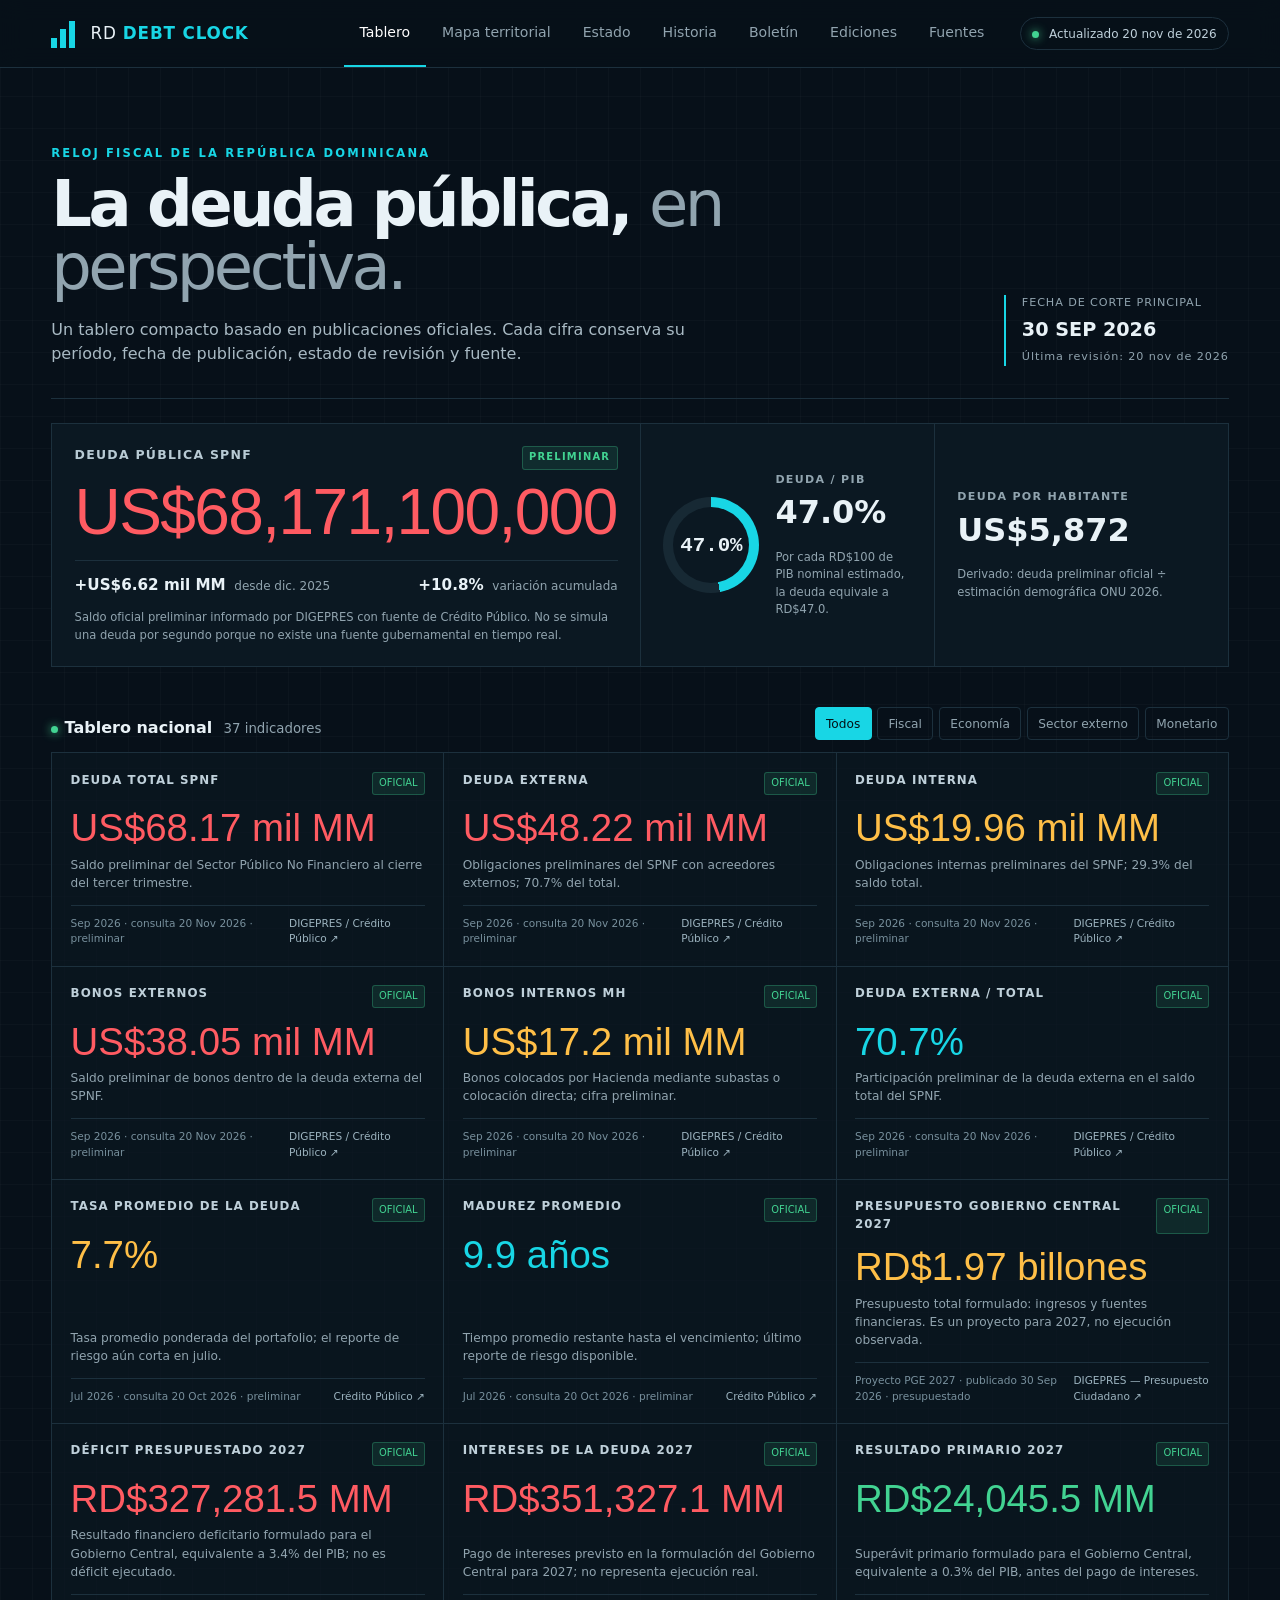
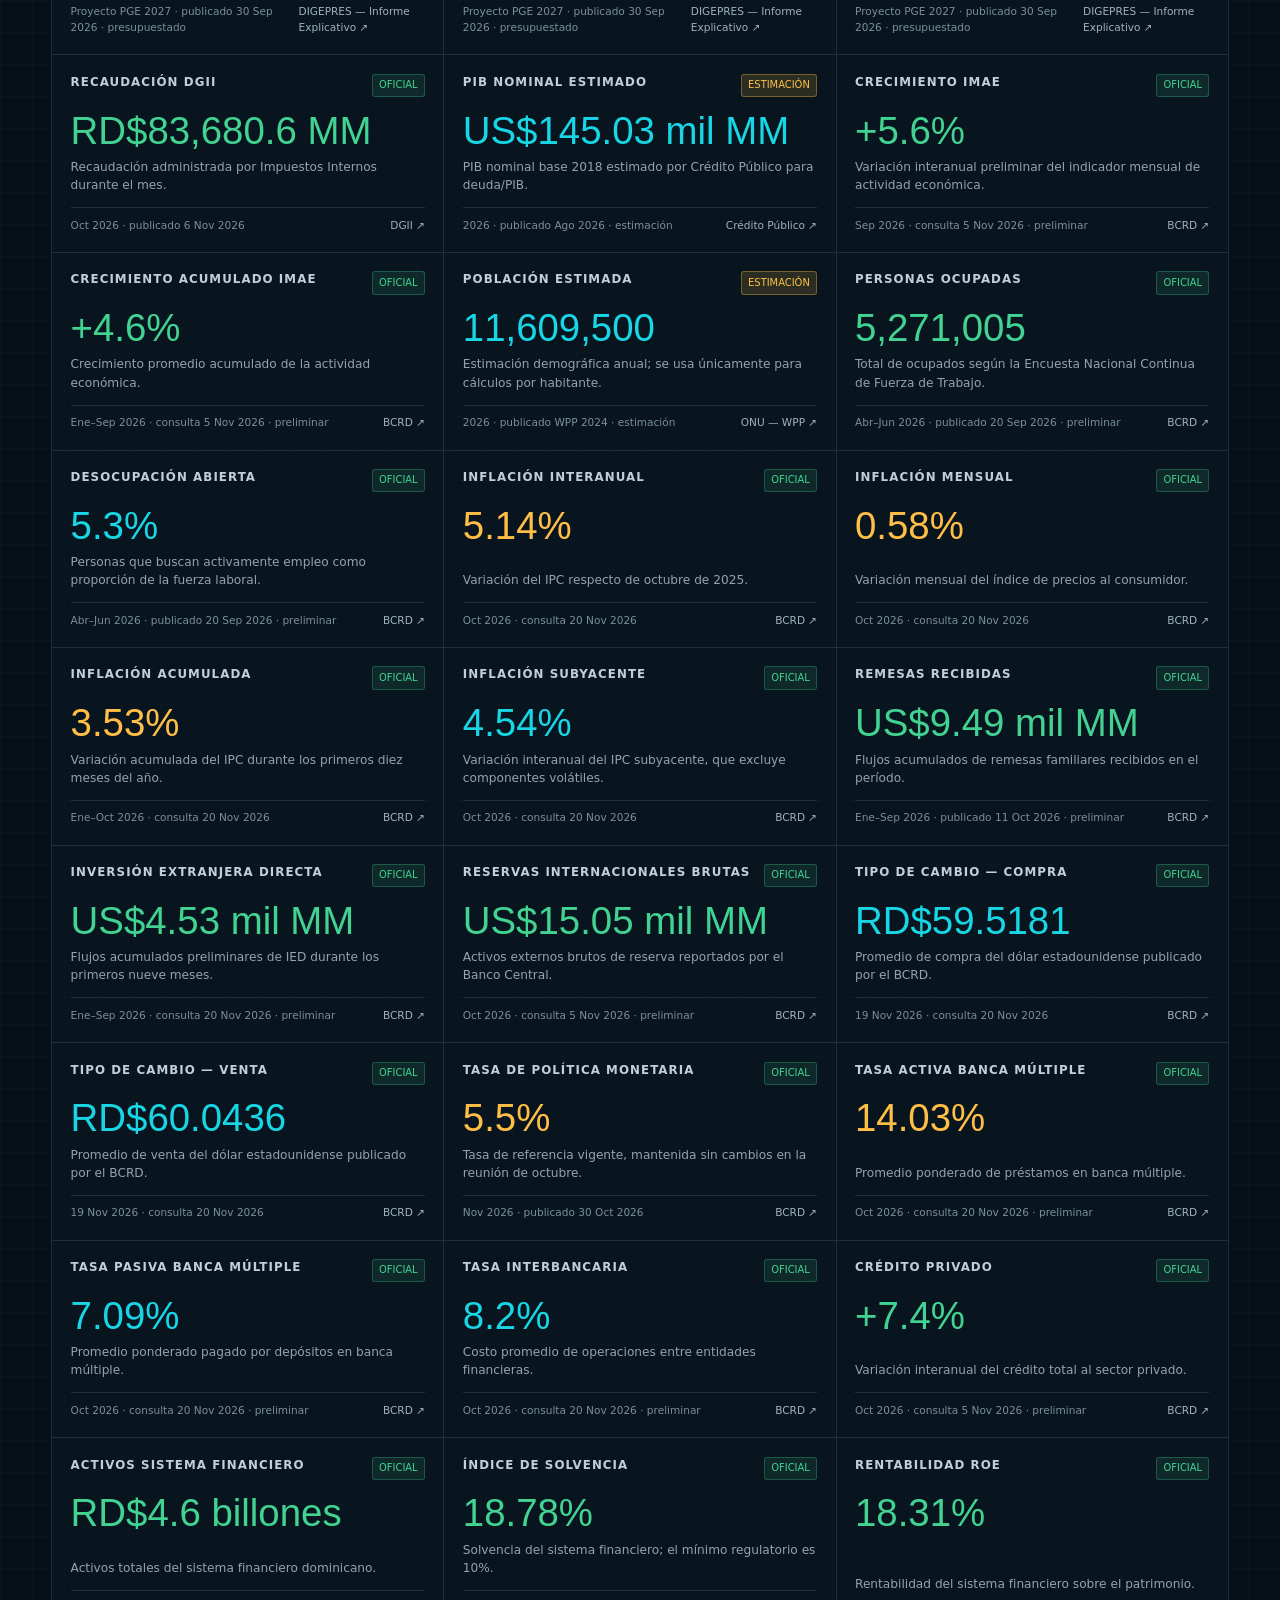
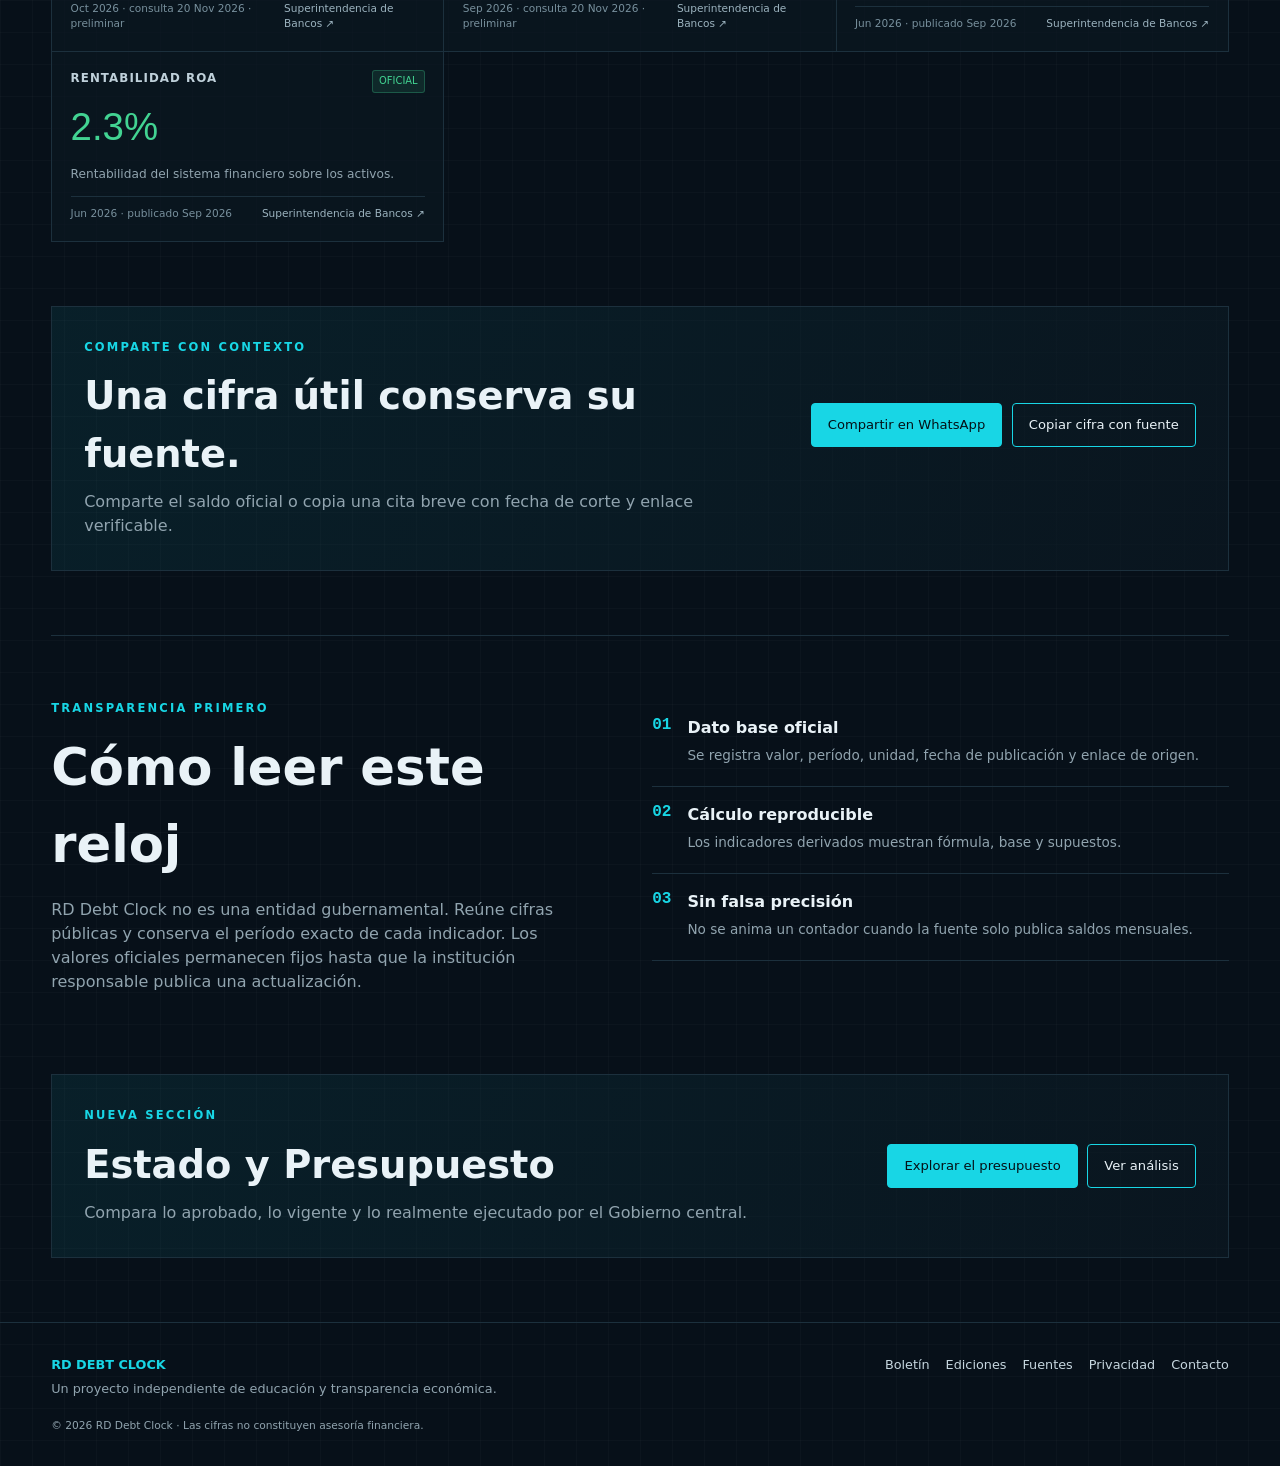
<file: index.html>
<!doctype html>
<html lang="es">
<head>
  <meta charset="utf-8"><meta name="viewport" content="width=device-width,initial-scale=1">
  <meta name="description" content="Deuda pública de República Dominicana, deuda por habitante, deuda/PIB y 37 indicadores económicos con fuentes oficiales y metodología transparente."><meta name="theme-color" content="#071019"><link rel="icon" href="/favicon.ico" sizes="any"><link rel="icon" href="/favicon.svg" type="image/svg+xml">
  <link rel="canonical" href="https://rddebtclock.com/">
  <meta property="og:type" content="website"><meta property="og:locale" content="es_DO"><meta property="og:site_name" content="RD Debt Clock">
  <meta property="og:title" content="Deuda pública de República Dominicana hoy — RD Debt Clock"><meta property="og:description" content="US$68,171.1 millones de deuda pública SPNF al 30 de septiembre de 2026. Cifra oficial preliminar con metodología y fuente."><meta property="og:url" content="https://rddebtclock.com/"><meta property="og:image" content="https://rddebtclock.com/og-card.png"><meta property="og:image:width" content="1200"><meta property="og:image:height" content="630"><meta property="og:image:alt" content="RD Debt Clock: deuda pública SPNF preliminar de US$68,171.1 millones al 30 de septiembre de 2026">
  <meta name="twitter:card" content="summary_large_image"><meta name="twitter:title" content="Deuda pública de República Dominicana hoy — RD Debt Clock"><meta name="twitter:description" content="Datos oficiales, períodos, fuentes y metodología transparente."><meta name="twitter:image" content="https://rddebtclock.com/og-card.png">
  <title>Deuda pública de República Dominicana hoy — RD Debt Clock</title><link rel="manifest" href="manifest.json"><link rel="stylesheet" href="style.css?v=20261105b"><link rel="stylesheet" href="enhancements.css"><script src="script.js" defer></script>
  <script type="application/ld+json">{"@context":"https://schema.org","@type":"Dataset","name":"RD Debt Clock — Indicadores de deuda pública y economía dominicana","description":"Conjunto de indicadores de deuda pública, economía, sector externo y sistema monetario de la República Dominicana, compilados desde fuentes oficiales.","url":"https://rddebtclock.com/","inLanguage":"es-DO","dateModified":"2026-11-20","temporalCoverage":"2026","spatialCoverage":{"@type":"Place","name":"República Dominicana"},"creator":{"@type":"Organization","name":"RD Debt Clock","url":"https://rddebtclock.com/"},"license":"https://creativecommons.org/licenses/by/4.0/","isAccessibleForFree":true,"distribution":{"@type":"DataDownload","encodingFormat":"application/json","contentUrl":"https://rddebtclock.com/data/data.json"},"isBasedOn":["https://www.creditopublico.gob.do/inicio/estadisticas","https://www.bancentral.gov.do/","https://digepres.gob.do/","https://dgii.gov.do/","https://sb.gob.do/"]}</script>
</head>
<body>
  <a class="skip-link" href="#tablero">Saltar al tablero</a>
  <header class="topbar"><a class="brand" href="/" aria-label="RD Debt Clock, inicio"><span class="brand-mark" aria-hidden="true"><i></i><i></i><i></i></span><span>RD <strong>DEBT CLOCK</strong></span></a><nav aria-label="Navegación principal"><a class="active" href="#tablero">Tablero</a><a href="mapa.html">Mapa territorial</a><a href="estado-presupuesto.html">Estado</a><a href="historia.html">Historia</a><a href="boletin.html">Boletín</a><a href="ediciones.html">Ediciones</a><a href="fuentes.html">Fuentes</a></nav><div class="live-badge"><span></span> Actualizado 20 nov de 2026</div></header>
  <main id="tablero">
    <section class="masthead" aria-labelledby="page-title"><div><p class="eyebrow">RELOJ FISCAL DE LA REPÚBLICA DOMINICANA</p><h1 id="page-title">La deuda pública, <em>en perspectiva.</em></h1><p class="intro">Un tablero compacto basado en publicaciones oficiales. Cada cifra conserva su período, fecha de publicación, estado de revisión y fuente.</p></div><div class="asof"><span>FECHA DE CORTE PRINCIPAL</span><strong>30 SEP 2026</strong><small>Última revisión: 20 nov de 2026</small></div></section>
    <section class="hero-grid" aria-label="Indicadores fiscales principales">
      <article class="debt-hero"><div class="metric-head"><span>DEUDA PÚBLICA SPNF</span><span class="tag official">PRELIMINAR</span></div><div class="hero-number" id="debt-official" aria-live="off">US$68,171,100,000</div><div class="ticker-row"><span><b id="debt-change">+US$6.62 mil MM</b> desde dic. 2025</span><span><b id="debt-change-pct">+10.8%</b> variación acumulada</span></div><p>Saldo oficial preliminar informado por DIGEPRES con fuente de Crédito Público. No se simula una deuda por segundo porque no existe una fuente gubernamental en tiempo real.</p></article>
      <article class="ratio-card"><div class="donut" id="debt-donut" style="--value:47.0"><span id="debt-ratio">47.0%</span></div><div><span class="label">DEUDA / PIB</span><strong>47.0%</strong><p id="debt-ratio-copy">Por cada RD$100 de PIB nominal estimado, la deuda equivale a RD$47.0.</p></div></article>
      <article class="per-person"><span class="label">DEUDA POR HABITANTE</span><strong id="debt-capita">US$5,872</strong><p>Derivado: deuda preliminar oficial ÷ estimación demográfica ONU 2026.</p></article>
    </section>
    <div class="section-bar"><div><span class="pulse"></span><strong>Tablero nacional</strong><small id="result-count" aria-live="polite">37 indicadores</small></div><div class="filters" role="group" aria-label="Filtrar indicadores"><button class="selected" data-filter="all">Todos</button><button data-filter="fiscal">Fiscal</button><button data-filter="economia">Economía</button><button data-filter="externo">Sector externo</button><button data-filter="monetario">Monetario</button></div></div>
    <noscript><p class="noscript-note">Los 37 indicadores se muestran completos. Activa JavaScript únicamente si deseas usar los filtros.</p></noscript>
    <section id="metrics-grid" class="metrics-grid" aria-label="Indicadores económicos"><!-- metrics:start --><article class="metric-card" data-tone="red" data-category="fiscal"><div class="top"><h3>DEUDA TOTAL SPNF</h3><span class="tag official">OFICIAL</span></div><div class="metric-value">US$68.17 mil MM</div><p>Saldo preliminar del Sector Público No Financiero al cierre del tercer trimestre.</p><div class="metric-meta"><span>Sep 2026 · consulta 20 Nov 2026 · preliminar</span><a href="https://digepres.gob.do/wp-content/uploads/2026/10/Informe-Ejecucion-Presupuestaria-Enero-Septiembre-2026.pdf" target="_blank" rel="noopener noreferrer">DIGEPRES / Crédito Público ↗</a></div></article><article class="metric-card" data-tone="red" data-category="fiscal"><div class="top"><h3>DEUDA EXTERNA</h3><span class="tag official">OFICIAL</span></div><div class="metric-value">US$48.22 mil MM</div><p>Obligaciones preliminares del SPNF con acreedores externos; 70.7% del total.</p><div class="metric-meta"><span>Sep 2026 · consulta 20 Nov 2026 · preliminar</span><a href="https://digepres.gob.do/wp-content/uploads/2026/10/Informe-Ejecucion-Presupuestaria-Enero-Septiembre-2026.pdf" target="_blank" rel="noopener noreferrer">DIGEPRES / Crédito Público ↗</a></div></article><article class="metric-card" data-tone="amber" data-category="fiscal"><div class="top"><h3>DEUDA INTERNA</h3><span class="tag official">OFICIAL</span></div><div class="metric-value">US$19.96 mil MM</div><p>Obligaciones internas preliminares del SPNF; 29.3% del saldo total.</p><div class="metric-meta"><span>Sep 2026 · consulta 20 Nov 2026 · preliminar</span><a href="https://digepres.gob.do/wp-content/uploads/2026/10/Informe-Ejecucion-Presupuestaria-Enero-Septiembre-2026.pdf" target="_blank" rel="noopener noreferrer">DIGEPRES / Crédito Público ↗</a></div></article><article class="metric-card" data-tone="red" data-category="fiscal"><div class="top"><h3>BONOS EXTERNOS</h3><span class="tag official">OFICIAL</span></div><div class="metric-value">US$38.05 mil MM</div><p>Saldo preliminar de bonos dentro de la deuda externa del SPNF.</p><div class="metric-meta"><span>Sep 2026 · consulta 20 Nov 2026 · preliminar</span><a href="https://digepres.gob.do/wp-content/uploads/2026/10/Informe-Ejecucion-Presupuestaria-Enero-Septiembre-2026.pdf" target="_blank" rel="noopener noreferrer">DIGEPRES / Crédito Público ↗</a></div></article><article class="metric-card" data-tone="amber" data-category="fiscal"><div class="top"><h3>BONOS INTERNOS MH</h3><span class="tag official">OFICIAL</span></div><div class="metric-value">US$17.2 mil MM</div><p>Bonos colocados por Hacienda mediante subastas o colocación directa; cifra preliminar.</p><div class="metric-meta"><span>Sep 2026 · consulta 20 Nov 2026 · preliminar</span><a href="https://digepres.gob.do/wp-content/uploads/2026/10/Informe-Ejecucion-Presupuestaria-Enero-Septiembre-2026.pdf" target="_blank" rel="noopener noreferrer">DIGEPRES / Crédito Público ↗</a></div></article><article class="metric-card" data-tone="cyan" data-category="fiscal"><div class="top"><h3>DEUDA EXTERNA / TOTAL</h3><span class="tag official">OFICIAL</span></div><div class="metric-value">70.7%</div><p>Participación preliminar de la deuda externa en el saldo total del SPNF.</p><div class="metric-meta"><span>Sep 2026 · consulta 20 Nov 2026 · preliminar</span><a href="https://digepres.gob.do/wp-content/uploads/2026/10/Informe-Ejecucion-Presupuestaria-Enero-Septiembre-2026.pdf" target="_blank" rel="noopener noreferrer">DIGEPRES / Crédito Público ↗</a></div></article><article class="metric-card" data-tone="amber" data-category="fiscal"><div class="top"><h3>TASA PROMEDIO DE LA DEUDA</h3><span class="tag official">OFICIAL</span></div><div class="metric-value">7.7%</div><p>Tasa promedio ponderada del portafolio; el reporte de riesgo aún corta en julio.</p><div class="metric-meta"><span>Jul 2026 · consulta 20 Oct 2026 · preliminar</span><a href="https://www.creditopublico.gob.do/inicio/gestion_de_riesgos" target="_blank" rel="noopener noreferrer">Crédito Público ↗</a></div></article><article class="metric-card" data-tone="cyan" data-category="fiscal"><div class="top"><h3>MADUREZ PROMEDIO</h3><span class="tag official">OFICIAL</span></div><div class="metric-value">9.9 años</div><p>Tiempo promedio restante hasta el vencimiento; último reporte de riesgo disponible.</p><div class="metric-meta"><span>Jul 2026 · consulta 20 Oct 2026 · preliminar</span><a href="https://www.creditopublico.gob.do/inicio/gestion_de_riesgos" target="_blank" rel="noopener noreferrer">Crédito Público ↗</a></div></article><article class="metric-card" data-tone="amber" data-category="fiscal"><div class="top"><h3>PRESUPUESTO GOBIERNO CENTRAL 2027</h3><span class="tag official">OFICIAL</span></div><div class="metric-value">RD$1.97 billones</div><p>Presupuesto total formulado: ingresos y fuentes financieras. Es un proyecto para 2027, no ejecución observada.</p><div class="metric-meta"><span>Proyecto PGE 2027 · publicado 30 Sep 2026 · presupuestado</span><a href="https://digepres.gob.do/wp-content/uploads/2026/10/Presupuesto-Ciudadano-2027_compressed-1.pdf" target="_blank" rel="noopener noreferrer">DIGEPRES — Presupuesto Ciudadano ↗</a></div></article><article class="metric-card" data-tone="red" data-category="fiscal"><div class="top"><h3>DÉFICIT PRESUPUESTADO 2027</h3><span class="tag official">OFICIAL</span></div><div class="metric-value">RD$327,281.5 MM</div><p>Resultado financiero deficitario formulado para el Gobierno Central, equivalente a 3.4% del PIB; no es déficit ejecutado.</p><div class="metric-meta"><span>Proyecto PGE 2027 · publicado 30 Sep 2026 · presupuestado</span><a href="https://www.digepres.gob.do/wp-content/uploads/2026/10/2.-Informe-Explicativo-PGE-2027.pdfo_.pdf" target="_blank" rel="noopener noreferrer">DIGEPRES — Informe Explicativo ↗</a></div></article><article class="metric-card" data-tone="red" data-category="fiscal"><div class="top"><h3>INTERESES DE LA DEUDA 2027</h3><span class="tag official">OFICIAL</span></div><div class="metric-value">RD$351,327.1 MM</div><p>Pago de intereses previsto en la formulación del Gobierno Central para 2027; no representa ejecución real.</p><div class="metric-meta"><span>Proyecto PGE 2027 · publicado 30 Sep 2026 · presupuestado</span><a href="https://www.digepres.gob.do/wp-content/uploads/2026/10/2.-Informe-Explicativo-PGE-2027.pdfo_.pdf" target="_blank" rel="noopener noreferrer">DIGEPRES — Informe Explicativo ↗</a></div></article><article class="metric-card" data-tone="green" data-category="fiscal"><div class="top"><h3>RESULTADO PRIMARIO 2027</h3><span class="tag official">OFICIAL</span></div><div class="metric-value">RD$24,045.5 MM</div><p>Superávit primario formulado para el Gobierno Central, equivalente a 0.3% del PIB, antes del pago de intereses.</p><div class="metric-meta"><span>Proyecto PGE 2027 · publicado 30 Sep 2026 · presupuestado</span><a href="https://www.digepres.gob.do/wp-content/uploads/2026/10/2.-Informe-Explicativo-PGE-2027.pdfo_.pdf" target="_blank" rel="noopener noreferrer">DIGEPRES — Informe Explicativo ↗</a></div></article><article class="metric-card" data-tone="green" data-category="fiscal"><div class="top"><h3>RECAUDACIÓN DGII</h3><span class="tag official">OFICIAL</span></div><div class="metric-value">RD$83,680.6 MM</div><p>Recaudación administrada por Impuestos Internos durante el mes.</p><div class="metric-meta"><span>Oct 2026 · publicado 6 Nov 2026</span><a href="https://dgii.gov.do/noticias/Paginas/DGII-recauda-83680-millones-octubre-2026.aspx" target="_blank" rel="noopener noreferrer">DGII ↗</a></div></article><article class="metric-card" data-tone="cyan" data-category="economia"><div class="top"><h3>PIB NOMINAL ESTIMADO</h3><span class="tag estimate">ESTIMACIÓN</span></div><div class="metric-value">US$145.03 mil MM</div><p>PIB nominal base 2018 estimado por Crédito Público para deuda/PIB.</p><div class="metric-meta"><span>2026 · publicado Ago 2026 · estimación</span><a href="https://www.creditopublico.gob.do/inicio/novedades?codigo=2026091615" target="_blank" rel="noopener noreferrer">Crédito Público ↗</a></div></article><article class="metric-card" data-tone="green" data-category="economia"><div class="top"><h3>CRECIMIENTO IMAE</h3><span class="tag official">OFICIAL</span></div><div class="metric-value">+5.6%</div><p>Variación interanual preliminar del indicador mensual de actividad económica.</p><div class="metric-meta"><span>Sep 2026 · consulta 5 Nov 2026 · preliminar</span><a href="https://www.bancentral.gov.do/a/d/6705-valdez-albizu-anuncio-que-la-economia-dominicana-crecio-56--interanual-en-septiembre-2026" target="_blank" rel="noopener noreferrer">BCRD ↗</a></div></article><article class="metric-card" data-tone="green" data-category="economia"><div class="top"><h3>CRECIMIENTO ACUMULADO IMAE</h3><span class="tag official">OFICIAL</span></div><div class="metric-value">+4.6%</div><p>Crecimiento promedio acumulado de la actividad económica.</p><div class="metric-meta"><span>Ene–Sep 2026 · consulta 5 Nov 2026 · preliminar</span><a href="https://www.bancentral.gov.do/a/d/6705-valdez-albizu-anuncio-que-la-economia-dominicana-crecio-56--interanual-en-septiembre-2026" target="_blank" rel="noopener noreferrer">BCRD ↗</a></div></article><article class="metric-card" data-tone="cyan" data-category="economia"><div class="top"><h3>POBLACIÓN ESTIMADA</h3><span class="tag estimate">ESTIMACIÓN</span></div><div class="metric-value">11,609,500</div><p>Estimación demográfica anual; se usa únicamente para cálculos por habitante.</p><div class="metric-meta"><span>2026 · publicado WPP 2024 · estimación</span><a href="https://population.un.org/wpp/" target="_blank" rel="noopener noreferrer">ONU — WPP ↗</a></div></article><article class="metric-card" data-tone="green" data-category="economia"><div class="top"><h3>PERSONAS OCUPADAS</h3><span class="tag official">OFICIAL</span></div><div class="metric-value">5,271,005</div><p>Total de ocupados según la Encuesta Nacional Continua de Fuerza de Trabajo.</p><div class="metric-meta"><span>Abr–Jun 2026 · publicado 20 Sep 2026 · preliminar</span><a href="https://www.bancentral.gov.do/a/d/6666" target="_blank" rel="noopener noreferrer">BCRD ↗</a></div></article><article class="metric-card" data-tone="cyan" data-category="economia"><div class="top"><h3>DESOCUPACIÓN ABIERTA</h3><span class="tag official">OFICIAL</span></div><div class="metric-value">5.3%</div><p>Personas que buscan activamente empleo como proporción de la fuerza laboral.</p><div class="metric-meta"><span>Abr–Jun 2026 · publicado 20 Sep 2026 · preliminar</span><a href="https://www.bancentral.gov.do/a/d/6666" target="_blank" rel="noopener noreferrer">BCRD ↗</a></div></article><article class="metric-card" data-tone="amber" data-category="economia"><div class="top"><h3>INFLACIÓN INTERANUAL</h3><span class="tag official">OFICIAL</span></div><div class="metric-value">5.14%</div><p>Variación del IPC respecto de octubre de 2025.</p><div class="metric-meta"><span>Oct 2026 · consulta 20 Nov 2026</span><a href="https://www.bancentral.gov.do/a/d/6714-bcrd-informa-que-la-variacion-del-ipc-de-octubre-fue-de-058-" target="_blank" rel="noopener noreferrer">BCRD ↗</a></div></article><article class="metric-card" data-tone="amber" data-category="economia"><div class="top"><h3>INFLACIÓN MENSUAL</h3><span class="tag official">OFICIAL</span></div><div class="metric-value">0.58%</div><p>Variación mensual del índice de precios al consumidor.</p><div class="metric-meta"><span>Oct 2026 · consulta 20 Nov 2026</span><a href="https://www.bancentral.gov.do/a/d/6714-bcrd-informa-que-la-variacion-del-ipc-de-octubre-fue-de-058-" target="_blank" rel="noopener noreferrer">BCRD ↗</a></div></article><article class="metric-card" data-tone="amber" data-category="economia"><div class="top"><h3>INFLACIÓN ACUMULADA</h3><span class="tag official">OFICIAL</span></div><div class="metric-value">3.53%</div><p>Variación acumulada del IPC durante los primeros diez meses del año.</p><div class="metric-meta"><span>Ene–Oct 2026 · consulta 20 Nov 2026</span><a href="https://www.bancentral.gov.do/a/d/6714-bcrd-informa-que-la-variacion-del-ipc-de-octubre-fue-de-058-" target="_blank" rel="noopener noreferrer">BCRD ↗</a></div></article><article class="metric-card" data-tone="cyan" data-category="economia"><div class="top"><h3>INFLACIÓN SUBYACENTE</h3><span class="tag official">OFICIAL</span></div><div class="metric-value">4.54%</div><p>Variación interanual del IPC subyacente, que excluye componentes volátiles.</p><div class="metric-meta"><span>Oct 2026 · consulta 20 Nov 2026</span><a href="https://www.bancentral.gov.do/a/d/6714-bcrd-informa-que-la-variacion-del-ipc-de-octubre-fue-de-058-" target="_blank" rel="noopener noreferrer">BCRD ↗</a></div></article><article class="metric-card" data-tone="green" data-category="externo"><div class="top"><h3>REMESAS RECIBIDAS</h3><span class="tag official">OFICIAL</span></div><div class="metric-value">US$9.49 mil MM</div><p>Flujos acumulados de remesas familiares recibidos en el período.</p><div class="metric-meta"><span>Ene–Sep 2026 · publicado 11 Oct 2026 · preliminar</span><a href="https://www.bancentral.gov.do/a/d/6691-bcrd-informa-que-los-flujos-de-remesas-alcanzaron-los-us94898-millones-en-el-periodo-eneroseptiembre-de-2026" target="_blank" rel="noopener noreferrer">BCRD ↗</a></div></article><article class="metric-card" data-tone="green" data-category="externo"><div class="top"><h3>INVERSIÓN EXTRANJERA DIRECTA</h3><span class="tag official">OFICIAL</span></div><div class="metric-value">US$4.53 mil MM</div><p>Flujos acumulados preliminares de IED durante los primeros nueve meses.</p><div class="metric-meta"><span>Ene–Sep 2026 · consulta 20 Nov 2026 · preliminar</span><a href="https://cdn.bancentral.gov.do/documents/publicaciones-economicas/resultados-preliminares-de-la-economia-dominicana/documents/infeco_preliminar2026-09.pdf" target="_blank" rel="noopener noreferrer">BCRD ↗</a></div></article><article class="metric-card" data-tone="green" data-category="externo"><div class="top"><h3>RESERVAS INTERNACIONALES BRUTAS</h3><span class="tag official">OFICIAL</span></div><div class="metric-value">US$15.05 mil MM</div><p>Activos externos brutos de reserva reportados por el Banco Central.</p><div class="metric-meta"><span>Oct 2026 · consulta 5 Nov 2026 · preliminar</span><a href="https://cdn.bancentral.gov.do/documents/estadisticas/sector-externo/documents/reservas_internacionales.xlsx" target="_blank" rel="noopener noreferrer">BCRD ↗</a></div></article><article class="metric-card" data-tone="cyan" data-category="externo"><div class="top"><h3>TIPO DE CAMBIO — COMPRA</h3><span class="tag official">OFICIAL</span></div><div class="metric-value">RD$59.5181</div><p>Promedio de compra del dólar estadounidense publicado por el BCRD.</p><div class="metric-meta"><span>19 Nov 2026 · consulta 20 Nov 2026</span><a href="https://www.bancentral.gov.do/SectorExterno/HistoricoTasas" target="_blank" rel="noopener noreferrer">BCRD ↗</a></div></article><article class="metric-card" data-tone="cyan" data-category="externo"><div class="top"><h3>TIPO DE CAMBIO — VENTA</h3><span class="tag official">OFICIAL</span></div><div class="metric-value">RD$60.0436</div><p>Promedio de venta del dólar estadounidense publicado por el BCRD.</p><div class="metric-meta"><span>19 Nov 2026 · consulta 20 Nov 2026</span><a href="https://www.bancentral.gov.do/SectorExterno/HistoricoTasas" target="_blank" rel="noopener noreferrer">BCRD ↗</a></div></article><article class="metric-card" data-tone="amber" data-category="monetario"><div class="top"><h3>TASA DE POLÍTICA MONETARIA</h3><span class="tag official">OFICIAL</span></div><div class="metric-value">5.5%</div><p>Tasa de referencia vigente, mantenida sin cambios en la reunión de octubre.</p><div class="metric-meta"><span>Nov 2026 · publicado 30 Oct 2026</span><a href="https://www.bancentral.gov.do/a/d/6709" target="_blank" rel="noopener noreferrer">BCRD ↗</a></div></article><article class="metric-card" data-tone="amber" data-category="monetario"><div class="top"><h3>TASA ACTIVA BANCA MÚLTIPLE</h3><span class="tag official">OFICIAL</span></div><div class="metric-value">14.03%</div><p>Promedio ponderado de préstamos en banca múltiple.</p><div class="metric-meta"><span>Oct 2026 · consulta 20 Nov 2026 · preliminar</span><a href="https://www.bancentral.gov.do/a/CustomView/2536-sector-monetario-y-financiero" target="_blank" rel="noopener noreferrer">BCRD ↗</a></div></article><article class="metric-card" data-tone="cyan" data-category="monetario"><div class="top"><h3>TASA PASIVA BANCA MÚLTIPLE</h3><span class="tag official">OFICIAL</span></div><div class="metric-value">7.09%</div><p>Promedio ponderado pagado por depósitos en banca múltiple.</p><div class="metric-meta"><span>Oct 2026 · consulta 20 Nov 2026 · preliminar</span><a href="https://www.bancentral.gov.do/a/CustomView/2536-sector-monetario-y-financiero" target="_blank" rel="noopener noreferrer">BCRD ↗</a></div></article><article class="metric-card" data-tone="cyan" data-category="monetario"><div class="top"><h3>TASA INTERBANCARIA</h3><span class="tag official">OFICIAL</span></div><div class="metric-value">8.2%</div><p>Costo promedio de operaciones entre entidades financieras.</p><div class="metric-meta"><span>Oct 2026 · consulta 20 Nov 2026 · preliminar</span><a href="https://www.bancentral.gov.do/a/CustomView/2536-sector-monetario-y-financiero" target="_blank" rel="noopener noreferrer">BCRD ↗</a></div></article><article class="metric-card" data-tone="green" data-category="monetario"><div class="top"><h3>CRÉDITO PRIVADO</h3><span class="tag official">OFICIAL</span></div><div class="metric-value">+7.4%</div><p>Variación interanual del crédito total al sector privado.</p><div class="metric-meta"><span>Oct 2026 · consulta 5 Nov 2026 · preliminar</span><a href="https://www.bancentral.gov.do/a/CustomView/2536-sector-monetario-y-financiero" target="_blank" rel="noopener noreferrer">BCRD ↗</a></div></article><article class="metric-card" data-tone="green" data-category="monetario"><div class="top"><h3>ACTIVOS SISTEMA FINANCIERO</h3><span class="tag official">OFICIAL</span></div><div class="metric-value">RD$4.6 billones</div><p>Activos totales del sistema financiero dominicano.</p><div class="metric-meta"><span>Oct 2026 · consulta 20 Nov 2026 · preliminar</span><a href="https://www.sb.gob.do/?page_id=2166" target="_blank" rel="noopener noreferrer">Superintendencia de Bancos ↗</a></div></article><article class="metric-card" data-tone="green" data-category="monetario"><div class="top"><h3>ÍNDICE DE SOLVENCIA</h3><span class="tag official">OFICIAL</span></div><div class="metric-value">18.78%</div><p>Solvencia del sistema financiero; el mínimo regulatorio es 10%.</p><div class="metric-meta"><span>Sep 2026 · consulta 20 Nov 2026 · preliminar</span><a href="https://www.sb.gob.do/?page_id=2166" target="_blank" rel="noopener noreferrer">Superintendencia de Bancos ↗</a></div></article><article class="metric-card" data-tone="green" data-category="monetario"><div class="top"><h3>RENTABILIDAD ROE</h3><span class="tag official">OFICIAL</span></div><div class="metric-value">18.31%</div><p>Rentabilidad del sistema financiero sobre el patrimonio.</p><div class="metric-meta"><span>Jun 2026 · publicado Sep 2026</span><a href="https://sb.gob.do/prensa/activos-del-sistema-financiero-alcanzaron-los-rd-447-billones-en-junio-de-2026/" target="_blank" rel="noopener noreferrer">Superintendencia de Bancos ↗</a></div></article><article class="metric-card" data-tone="green" data-category="monetario"><div class="top"><h3>RENTABILIDAD ROA</h3><span class="tag official">OFICIAL</span></div><div class="metric-value">2.3%</div><p>Rentabilidad del sistema financiero sobre los activos.</p><div class="metric-meta"><span>Jun 2026 · publicado Sep 2026</span><a href="https://sb.gob.do/prensa/activos-del-sistema-financiero-alcanzaron-los-rd-447-billones-en-junio-de-2026/" target="_blank" rel="noopener noreferrer">Superintendencia de Bancos ↗</a></div></article><!-- metrics:end --></section>
    <section class="share-panel" aria-labelledby="share-title"><div><p class="eyebrow">COMPARTE CON CONTEXTO</p><h2 id="share-title">Una cifra útil conserva su fuente.</h2><p>Comparte el saldo oficial o copia una cita breve con fecha de corte y enlace verificable.</p></div><div class="share-actions"><a class="button primary" href="https://wa.me/?text=Deuda%20p%C3%BAblica%20SPNF%20de%20Rep%C3%BAblica%20Dominicana%3A%20US%2468%2C171.1%20millones%20al%2030%20de%20septiembre%20de%202026%20%28cifra%20preliminar%29.%20Fuente%20y%20metodolog%C3%ADa%3A%20https%3A%2F%2Frddebtclock.com%2F" target="_blank" rel="noopener noreferrer">Compartir en WhatsApp</a><button class="button" id="copy-citation" type="button" data-copy="Deuda pública SPNF de República Dominicana: US$68,171.1 millones al 30 de septiembre de 2026 (cifra preliminar). Fuente y metodología: https://rddebtclock.com/">Copiar cifra con fuente</button><span id="copy-status" role="status" aria-live="polite"></span></div></section>
    <section id="metodologia" class="methodology"><div><p class="eyebrow">TRANSPARENCIA PRIMERO</p><h2>Cómo leer este reloj</h2><p>RD Debt Clock no es una entidad gubernamental. Reúne cifras públicas y conserva el período exacto de cada indicador. Los valores oficiales permanecen fijos hasta que la institución responsable publica una actualización.</p></div><ol><li><span>01</span><div><strong>Dato base oficial</strong><p>Se registra valor, período, unidad, fecha de publicación y enlace de origen.</p></div></li><li><span>02</span><div><strong>Cálculo reproducible</strong><p>Los indicadores derivados muestran fórmula, base y supuestos.</p></div></li><li><span>03</span><div><strong>Sin falsa precisión</strong><p>No se anima un contador cuando la fuente solo publica saldos mensuales.</p></div></li></ol></section>
    <section class="share-panel" aria-labelledby="budget-title"><div><p class="eyebrow">NUEVA SECCIÓN</p><h2 id="budget-title">Estado y Presupuesto</h2><p>Compara lo aprobado, lo vigente y lo realmente ejecutado por el Gobierno central.</p></div><div class="share-actions"><a class="button primary" href="estado-presupuesto.html">Explorar el presupuesto</a><a class="button" href="ediciones.html">Ver análisis</a></div></section>
  </main>
  <footer><div><strong>RD DEBT CLOCK</strong><p>Un proyecto independiente de educación y transparencia económica.</p></div><div><a href="boletin.html">Boletín</a><a href="ediciones.html">Ediciones</a><a href="fuentes.html">Fuentes</a><a href="privacidad.html">Privacidad</a><a href="mailto:rddebtclock@gmail.com">Contacto</a></div><small>© <span id="year"></span> RD Debt Clock · Las cifras no constituyen asesoría financiera.</small></footer>
</body></html>
</file>
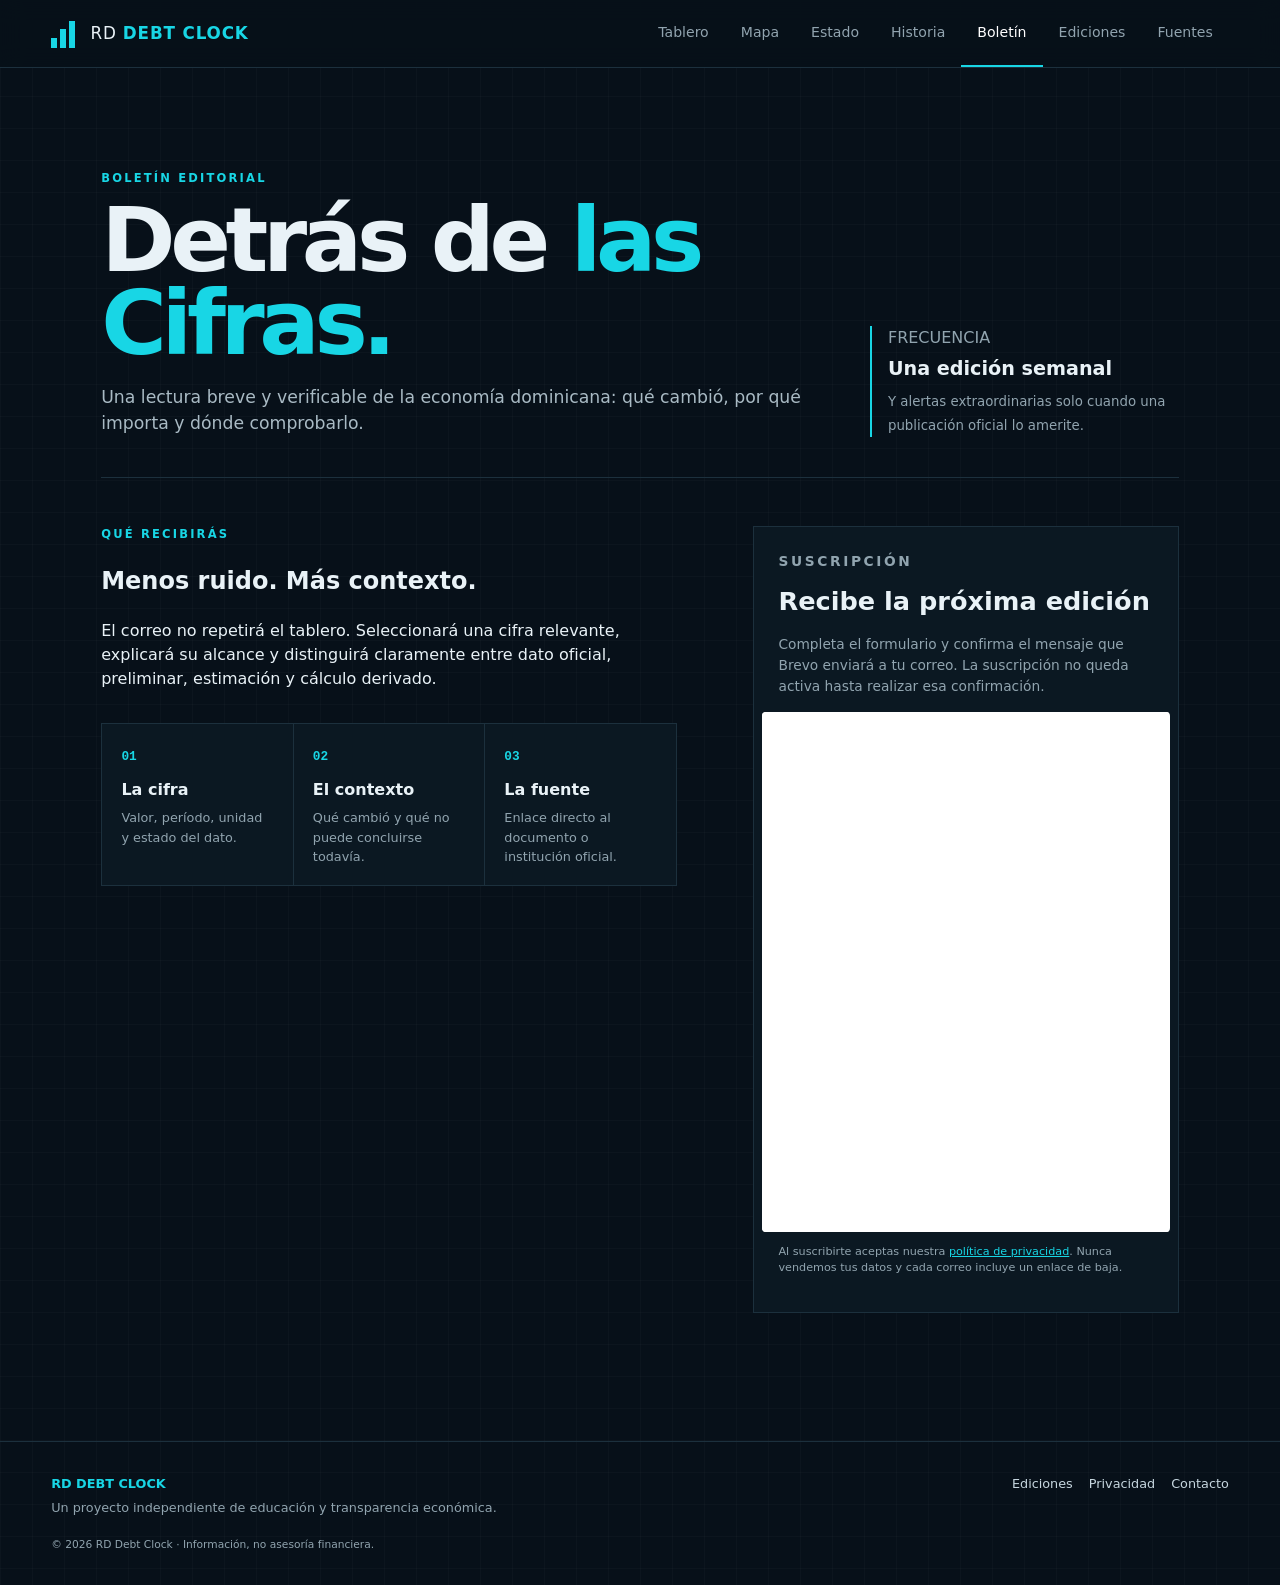
<file: boletin.html>
<!doctype html>
<html lang="es">
  <head>
    <meta charset="utf-8" />
    <meta name="viewport" content="width=device-width,initial-scale=1" />
    <link rel="icon" href="/favicon.ico" sizes="any" /><link rel="icon" href="/favicon.svg" type="image/svg+xml" />
    <meta
      name="description"
      content="Suscríbete a Detrás de las Cifras, el boletín de RD Debt Clock sobre deuda pública y economía dominicana, con fuentes verificables."
    />
    <link rel="canonical" href="https://rddebtclock.com/boletin.html" />
    <meta property="og:type" content="website" />
    <meta property="og:locale" content="es_DO" />
    <meta property="og:site_name" content="RD Debt Clock" />
    <meta
      property="og:title"
      content="Detrás de las Cifras — Boletín de RD Debt Clock"
    />
    <meta
      property="og:description"
      content="Una explicación breve de la cifra económica que importa y el enlace para comprobarla."
    />
    <meta property="og:url" content="https://rddebtclock.com/boletin.html" />
    <meta property="og:image" content="https://rddebtclock.com/og-card.png" />
    <title>Detrás de las Cifras — Boletín de RD Debt Clock</title>
    <link rel="stylesheet" href="style.css?v=20261105b" />
    <link rel="stylesheet" href="editorial.css?v=20261117" />
  </head>
  <body>
    <a class="skip-link" href="#contenido">Saltar al contenido</a>
    <header class="topbar">
      <a class="brand" href="/" aria-label="RD Debt Clock, inicio"
        ><span class="brand-mark" aria-hidden="true"><i></i><i></i><i></i></span
        ><span>RD <strong>DEBT CLOCK</strong></span></a
      >
      <nav aria-label="Navegación principal">
        <a href="/">Tablero</a><a href="mapa.html">Mapa</a
        ><a href="estado-presupuesto.html">Estado</a
        ><a href="historia.html">Historia</a
        ><a class="active" href="boletin.html">Boletín</a
        ><a href="ediciones.html">Ediciones</a
        ><a href="fuentes.html">Fuentes</a>
      </nav>
    </header>
    <main id="contenido" class="editorial-main">
      <section class="editorial-hero">
        <div>
          <p class="eyebrow">BOLETÍN EDITORIAL</p>
          <h1>Detrás de <em>las Cifras.</em></h1>
          <p class="intro">
            Una lectura breve y verificable de la economía dominicana: qué
            cambió, por qué importa y dónde comprobarlo.
          </p>
        </div>
        <div class="edition-note">
          <span>FRECUENCIA</span><strong>Una edición semanal</strong
          ><small
            >Y alertas extraordinarias solo cuando una publicación oficial lo
            amerite.</small
          >
        </div>
      </section>
      <section class="newsletter-layout">
        <div>
          <p class="eyebrow">QUÉ RECIBIRÁS</p>
          <h2>Menos ruido. Más contexto.</h2>
          <p>
            El correo no repetirá el tablero. Seleccionará una cifra relevante,
            explicará su alcance y distinguirá claramente entre dato oficial,
            preliminar, estimación y cálculo derivado.
          </p>
          <div class="promise-grid">
            <article>
              <span>01</span>
              <h2>La cifra</h2>
              <p>Valor, período, unidad y estado del dato.</p>
            </article>
            <article>
              <span>02</span>
              <h2>El contexto</h2>
              <p>Qué cambió y qué no puede concluirse todavía.</p>
            </article>
            <article>
              <span>03</span>
              <h2>La fuente</h2>
              <p>Enlace directo al documento o institución oficial.</p>
            </article>
          </div>
        </div>
        <aside class="signup-card" aria-labelledby="signup-title">
          <p class="eyebrow">SUSCRIPCIÓN</p>
          <h2 id="signup-title">Recibe la próxima edición</h2>
          <p>
            Completa el formulario y confirma el mensaje que Brevo enviará a tu
            correo. La suscripción no queda activa hasta realizar esa
            confirmación.
          </p>
          <div class="brevo-form">
            <iframe
              title="Formulario de suscripción a Detrás de las Cifras"
              width="540"
              height="520"
              src="https://471254de.sibforms.com/v2/serve/[base64]"
              frameborder="0"
              scrolling="auto"
              allowfullscreen
              loading="lazy"
            ></iframe>
          </div>
          <p class="fine-print">
            Al suscribirte aceptas nuestra
            <a href="privacidad.html">política de privacidad</a>. Nunca vendemos
            tus datos y cada correo incluye un enlace de baja.
          </p>
        </aside>
      </section>
    </main>
    <footer>
      <div>
        <strong>RD DEBT CLOCK</strong>
        <p>Un proyecto independiente de educación y transparencia económica.</p>
      </div>
      <div>
        <a href="ediciones.html">Ediciones</a
        ><a href="privacidad.html">Privacidad</a
        ><a href="mailto:rddebtclock@gmail.com">Contacto</a>
      </div>
      <small
        >© 2026 RD Debt Clock · Información, no asesoría financiera.</small
      >
    </footer>
  </body>
</html>
</file>
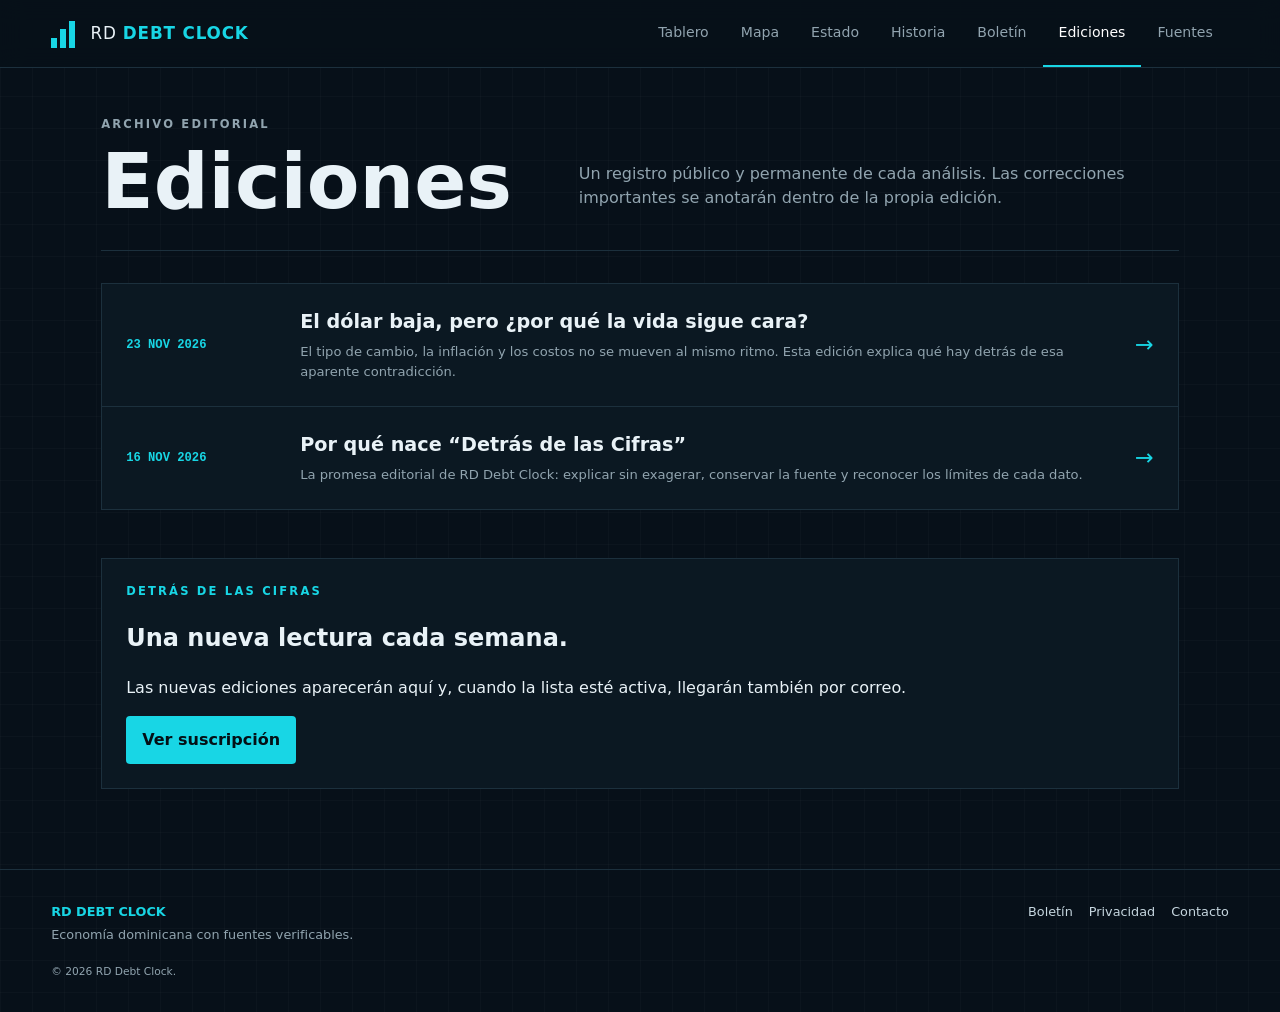
<file: ediciones.html>
<!doctype html>
<html lang="es">
  <head>
    <meta charset="utf-8" />
    <meta name="viewport" content="width=device-width,initial-scale=1" />
    <link rel="icon" href="/favicon.ico" sizes="any" /><link rel="icon" href="/favicon.svg" type="image/svg+xml" />
    <meta
      name="description"
      content="Archivo de ediciones y artículos de Detrás de las Cifras, el boletín de RD Debt Clock."
    />
    <link rel="canonical" href="https://rddebtclock.com/ediciones.html" />
    <meta property="og:type" content="website" />
    <meta property="og:locale" content="es_DO" />
    <meta property="og:site_name" content="RD Debt Clock" />
    <meta property="og:title" content="Archivo de ediciones — RD Debt Clock" />
    <meta
      property="og:description"
      content="Análisis breves de deuda pública y economía dominicana con fuentes verificables."
    />
    <meta property="og:url" content="https://rddebtclock.com/ediciones.html" />
    <meta property="og:image" content="https://rddebtclock.com/og-card.png" />
    <title>Archivo de ediciones — RD Debt Clock</title>
    <link rel="stylesheet" href="style.css?v=20261105b" />
    <link rel="stylesheet" href="editorial.css?v=20261116" />
  </head>
  <body>
    <a class="skip-link" href="#archivo">Saltar al archivo</a>
    <header class="topbar">
      <a class="brand" href="/"
        ><span class="brand-mark" aria-hidden="true"><i></i><i></i><i></i></span
        ><span>RD <strong>DEBT CLOCK</strong></span></a
      >
      <nav aria-label="Navegación principal">
        <a href="/">Tablero</a><a href="mapa.html">Mapa</a
        ><a href="estado-presupuesto.html">Estado</a
        ><a href="historia.html">Historia</a
        ><a href="boletin.html">Boletín</a
        ><a class="active" href="ediciones.html">Ediciones</a
        ><a href="fuentes.html">Fuentes</a>
      </nav>
    </header>
    <main id="archivo" class="editorial-main">
      <section class="archive-head">
        <div>
          <p class="eyebrow">ARCHIVO EDITORIAL</p>
          <h1>Ediciones</h1>
        </div>
        <p>
          Un registro público y permanente de cada análisis. Las correcciones
          importantes se anotarán dentro de la propia edición.
        </p>
      </section>
      <div class="edition-list">
        <a class="edition-card" href="articulos/el-dolar-baja-pero-la-vida-sigue-cara.html"
          ><time datetime="2026-11-23">23 NOV 2026</time>
          <div>
            <h2>El dólar baja, pero ¿por qué la vida sigue cara?</h2>
            <p>
              El tipo de cambio, la inflación y los costos no se mueven al
              mismo ritmo. Esta edición explica qué hay detrás de esa aparente
              contradicción.
            </p>
          </div>
          <span aria-hidden="true">→</span></a
        >
        <a class="edition-card" href="articulos/carta-de-presentacion.html"
          ><time datetime="2026-11-16">16 NOV 2026</time>
          <div>
            <h2>Por qué nace “Detrás de las Cifras”</h2>
            <p>
              La promesa editorial de RD Debt Clock: explicar sin exagerar,
              conservar la fuente y reconocer los límites de cada dato.
            </p>
          </div>
          <span aria-hidden="true">→</span></a
        >
      </div>
      <section class="article-cta">
        <p class="eyebrow">DETRÁS DE LAS CIFRAS</p>
        <h2>Una nueva lectura cada semana.</h2>
        <p>
          Las nuevas ediciones aparecerán aquí y, cuando la lista esté activa,
          llegarán también por correo.
        </p>
        <a class="button-link" href="boletin.html">Ver suscripción</a>
      </section>
    </main>
    <footer>
      <div>
        <strong>RD DEBT CLOCK</strong>
        <p>Economía dominicana con fuentes verificables.</p>
      </div>
      <div>
        <a href="boletin.html">Boletín</a
        ><a href="privacidad.html">Privacidad</a
        ><a href="mailto:rddebtclock@gmail.com">Contacto</a>
      </div>
      <small>© 2026 RD Debt Clock.</small>
    </footer>
  </body>
</html>
</file>
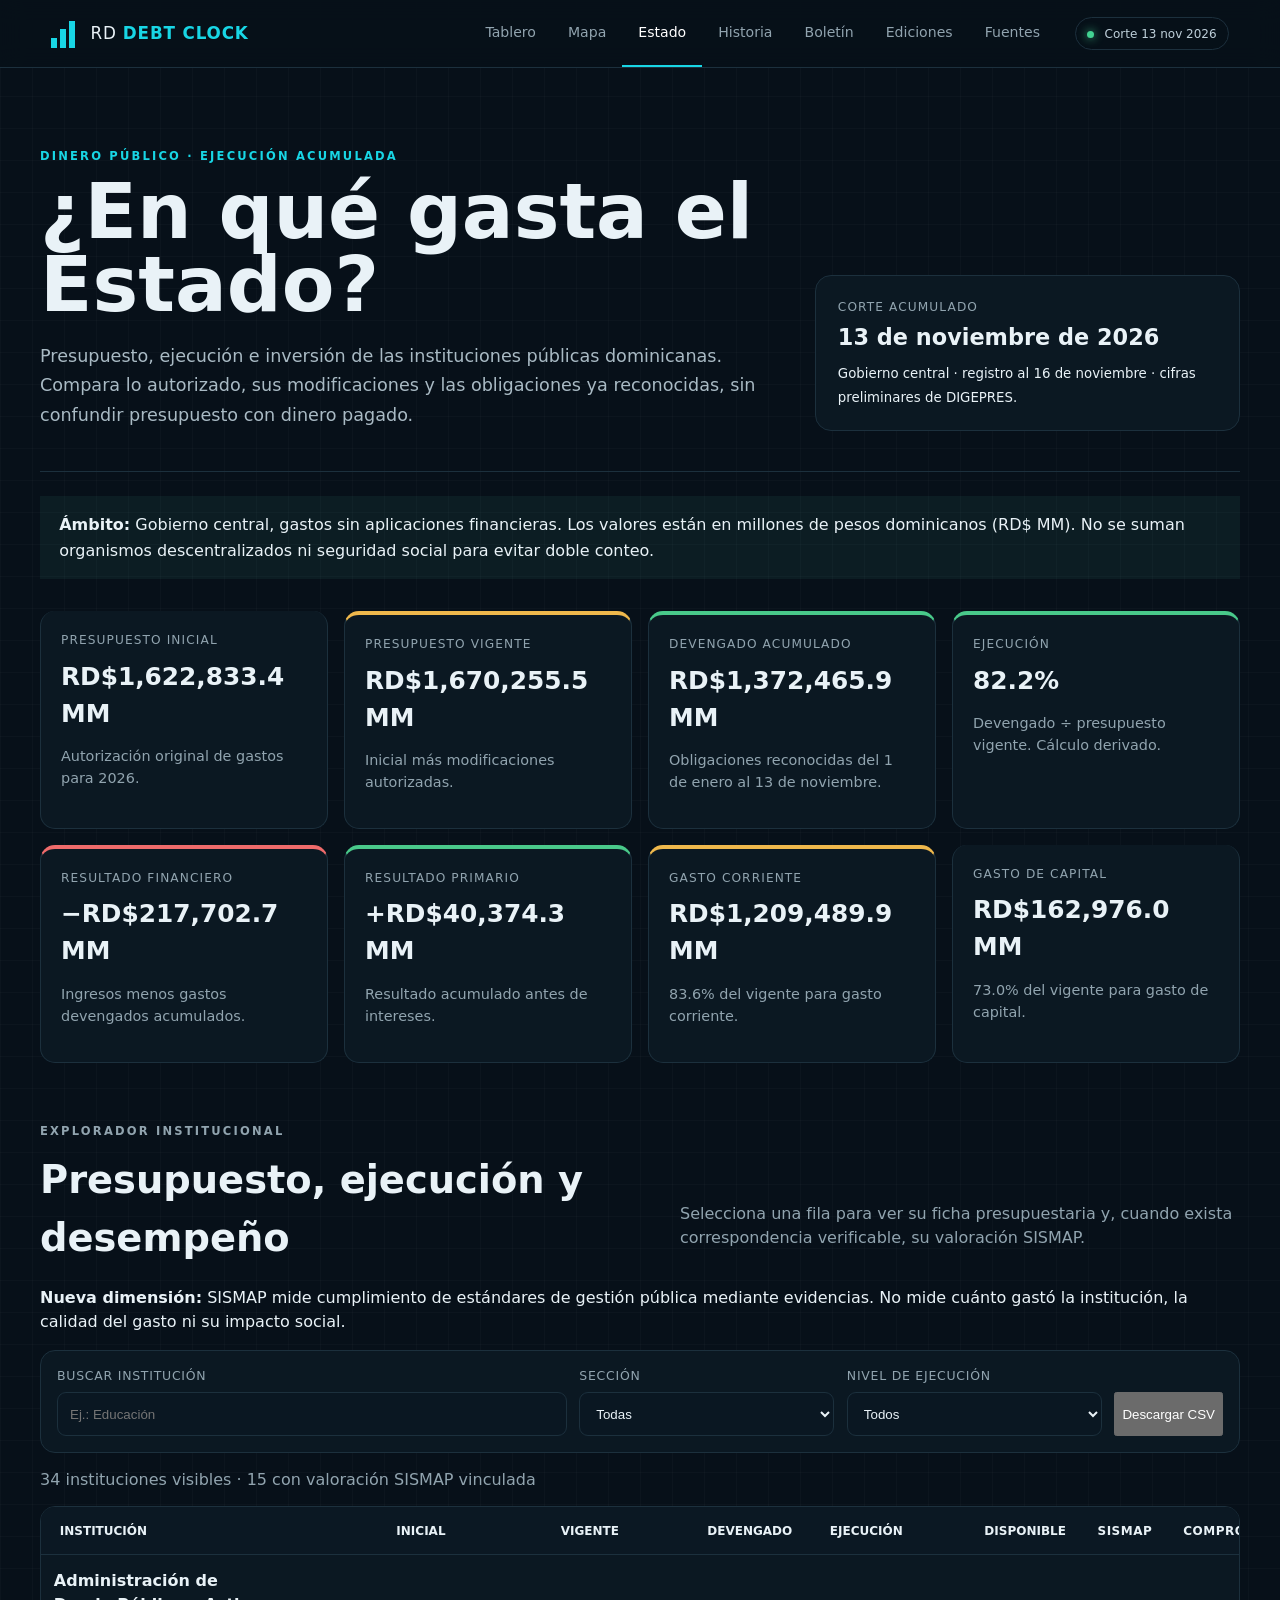
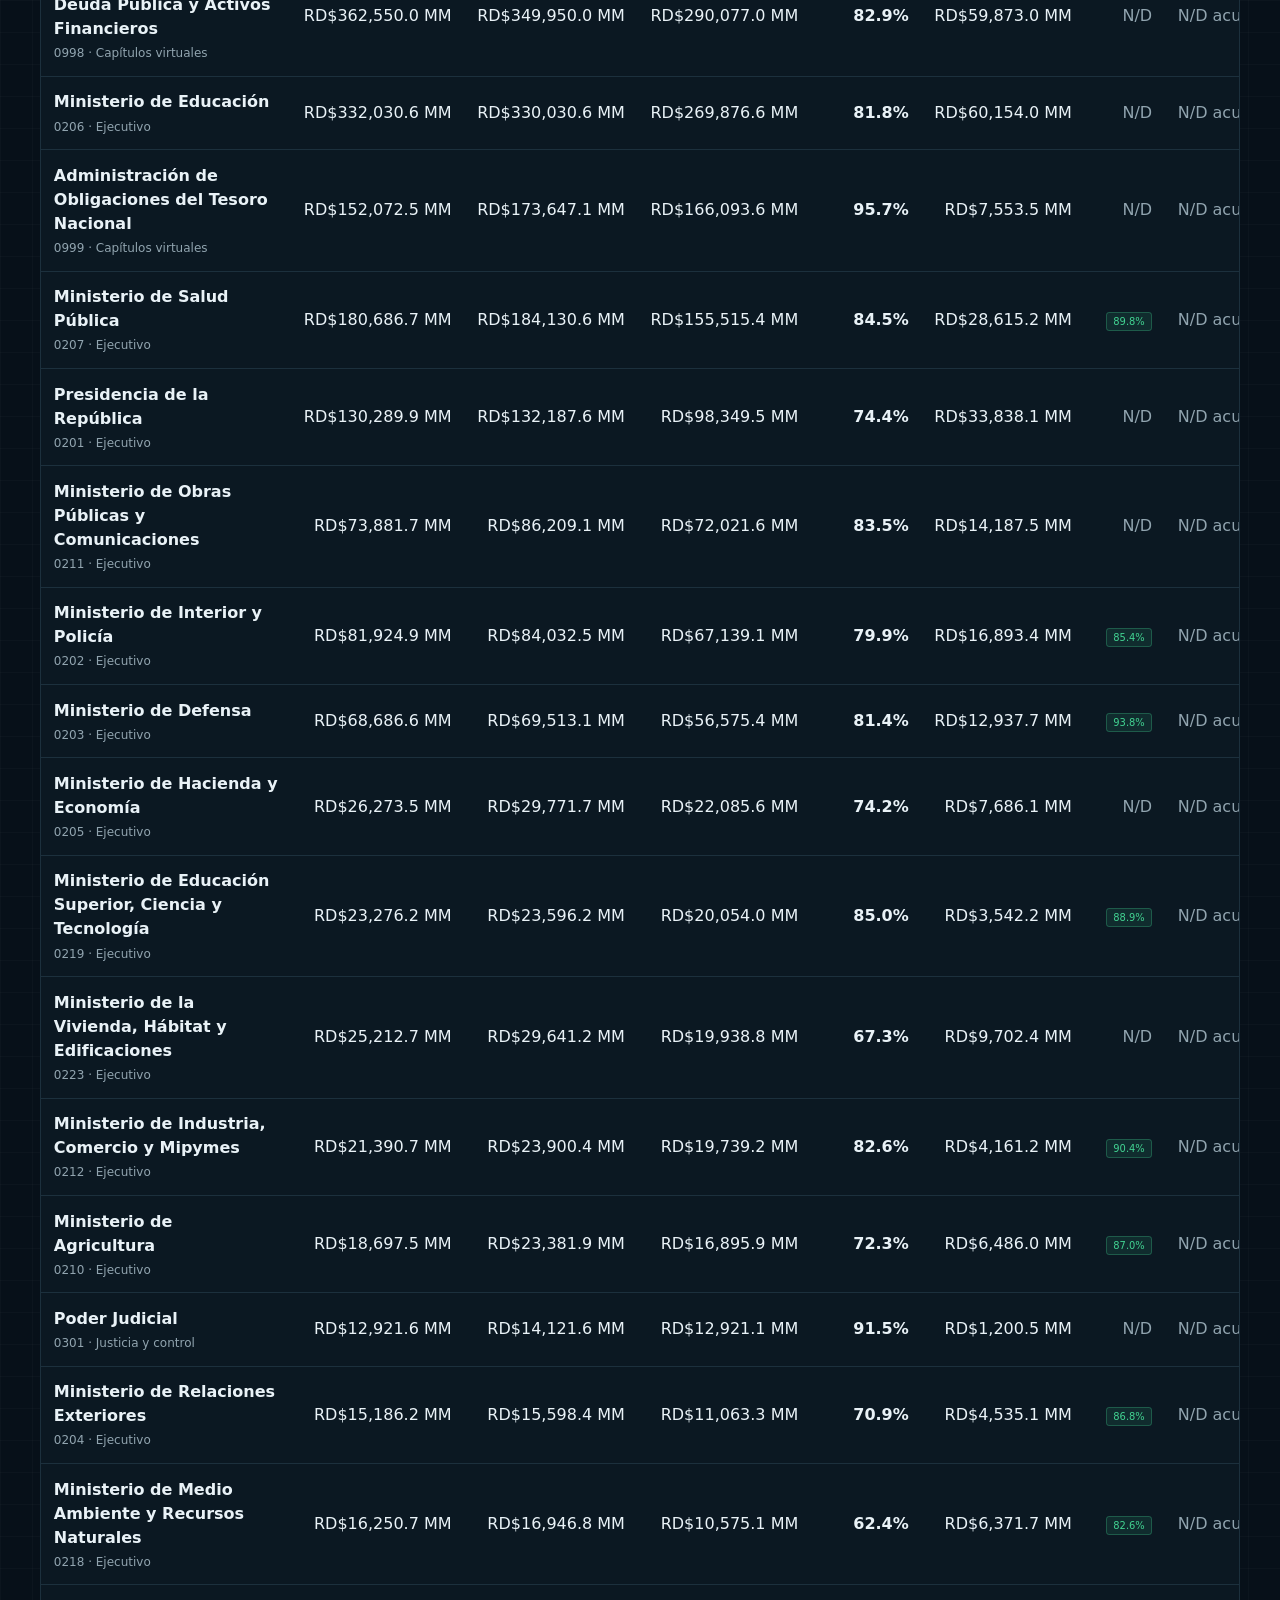
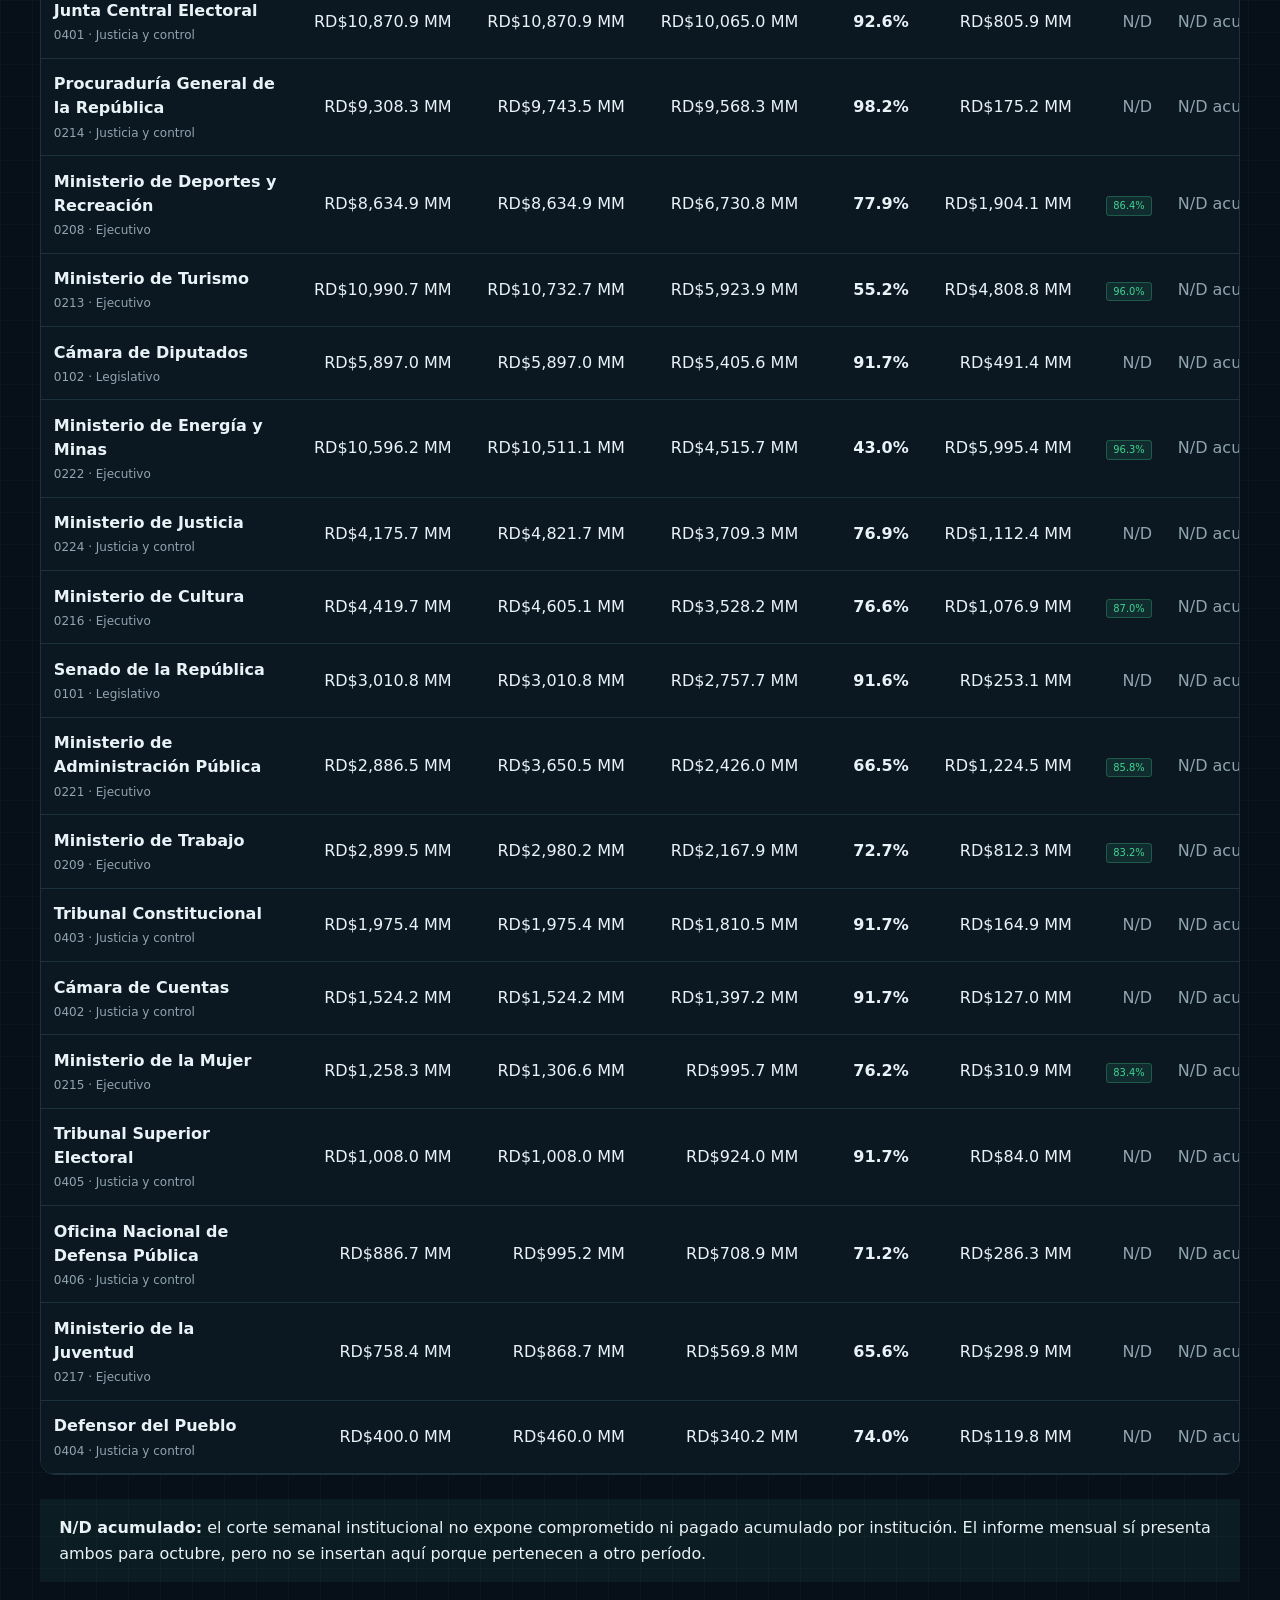
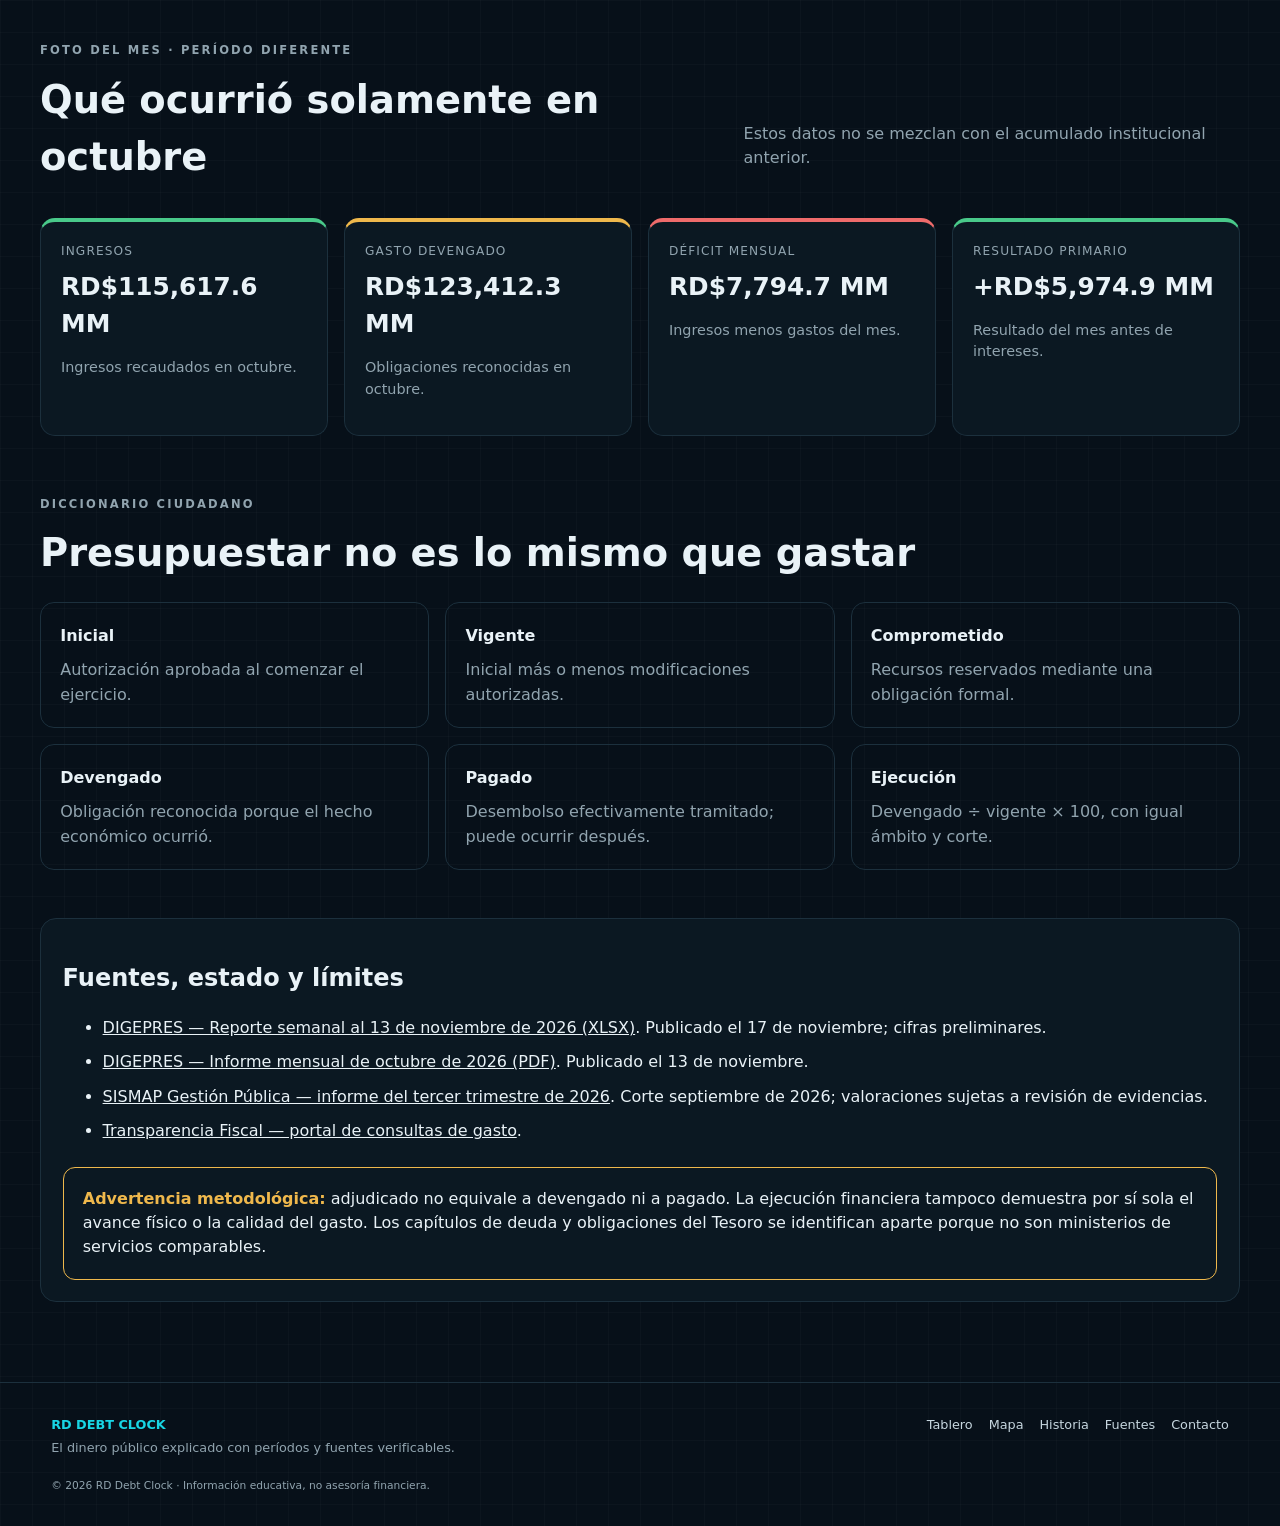
<file: estado-presupuesto.html>
<!doctype html><html lang="es"><head><meta charset="utf-8"><meta name="viewport" content="width=device-width,initial-scale=1"><meta name="description" content="Presupuesto, ejecución y desempeño SISMAP por institución del Gobierno central dominicano, con fuentes oficiales."><meta name="theme-color" content="#071019"><link rel="icon" href="/favicon.ico" sizes="any"><link rel="icon" href="/favicon.svg" type="image/svg+xml"><link rel="canonical" href="https://rddebtclock.com/estado-presupuesto.html"><meta property="og:type" content="website"><meta property="og:locale" content="es_DO"><meta property="og:site_name" content="RD Debt Clock"><meta property="og:title" content="¿En qué gasta el Estado? — RD Debt Clock"><meta property="og:description" content="Presupuesto, ejecución y valoración SISMAP por institución pública dominicana."><meta property="og:url" content="https://rddebtclock.com/estado-presupuesto.html"><meta property="og:image" content="https://rddebtclock.com/og-card.png"><title>¿En qué gasta el Estado dominicano? — RD Debt Clock</title><link rel="stylesheet" href="style.css?v=20261105b"><link rel="stylesheet" href="estado-presupuesto.css?v=20261123b"><script src="estado-presupuesto.js?v=20261124" defer></script></head>
<body><a class="skip-link" href="#contenido">Saltar al contenido</a><header class="topbar"><a class="brand" href="/" aria-label="RD Debt Clock, inicio"><span class="brand-mark" aria-hidden="true"><i></i><i></i><i></i></span><span>RD <strong>DEBT CLOCK</strong></span></a><nav aria-label="Navegación principal"><a href="/">Tablero</a><a href="mapa.html">Mapa</a><a class="active" href="estado-presupuesto.html">Estado</a><a href="historia.html">Historia</a><a href="boletin.html">Boletín</a><a href="ediciones.html">Ediciones</a><a href="fuentes.html">Fuentes</a></nav><div class="live-badge"><span></span> Corte 13 nov 2026</div></header>
<main id="contenido" class="budget-main"><section class="budget-hero"><div><p class="eyebrow">DINERO PÚBLICO · EJECUCIÓN ACUMULADA</p><h1>¿En qué gasta <em>el Estado?</em></h1><p class="intro">Presupuesto, ejecución e inversión de las instituciones públicas dominicanas. Compara lo autorizado, sus modificaciones y las obligaciones ya reconocidas, sin confundir presupuesto con dinero pagado.</p></div><aside class="cutoff-card"><span>Corte acumulado</span><strong>13 de noviembre de 2026</strong><small>Gobierno central · registro al 16 de noviembre · cifras preliminares de DIGEPRES.</small></aside></section><p class="scope-note"><strong>Ámbito:</strong> Gobierno central, gastos sin aplicaciones financieras. Los valores están en millones de pesos dominicanos (RD$ MM). No se suman organismos descentralizados ni seguridad social para evitar doble conteo.</p>
<section class="budget-grid" aria-label="Resumen acumulado"><article class="budget-card info"><span class="metric-label">Presupuesto inicial</span><strong>RD$1,622,833.4 MM</strong><p>Autorización original de gastos para 2026.</p></article><article class="budget-card warn"><span class="metric-label">Presupuesto vigente</span><strong>RD$1,670,255.5 MM</strong><p>Inicial más modificaciones autorizadas.</p></article><article class="budget-card good"><span class="metric-label">Devengado acumulado</span><strong>RD$1,372,465.9 MM</strong><p>Obligaciones reconocidas del 1 de enero al 13 de noviembre.</p></article><article class="budget-card good"><span class="metric-label">Ejecución</span><strong>82.2%</strong><p>Devengado ÷ presupuesto vigente. Cálculo derivado.</p></article><article class="budget-card alert"><span class="metric-label">Resultado financiero</span><strong>−RD$217,702.7 MM</strong><p>Ingresos menos gastos devengados acumulados.</p></article><article class="budget-card good"><span class="metric-label">Resultado primario</span><strong>+RD$40,374.3 MM</strong><p>Resultado acumulado antes de intereses.</p></article><article class="budget-card warn"><span class="metric-label">Gasto corriente</span><strong>RD$1,209,489.9 MM</strong><p>83.6% del vigente para gasto corriente.</p></article><article class="budget-card info"><span class="metric-label">Gasto de capital</span><strong>RD$162,976.0 MM</strong><p>73.0% del vigente para gasto de capital.</p></article></section>
<section class="budget-section explorer" aria-labelledby="explorer-title"><header><div><p class="eyebrow">EXPLORADOR INSTITUCIONAL</p><h2 id="explorer-title">Presupuesto, ejecución y desempeño</h2></div><p>Selecciona una fila para ver su ficha presupuestaria y, cuando exista correspondencia verificable, su valoración SISMAP.</p></header><p class="sismap-intro"><strong>Nueva dimensión:</strong> SISMAP mide cumplimiento de estándares de gestión pública mediante evidencias. No mide cuánto gastó la institución, la calidad del gasto ni su impacto social.</p><div class="controls" aria-label="Filtros del tablero"><label><span>Buscar institución</span><input id="budget-search" type="search" placeholder="Ej.: Educación" autocomplete="off"></label><label><span>Sección</span><select id="budget-section"><option value="all">Todas</option><option value="Ejecutivo">Poder Ejecutivo</option><option value="Legislativo">Poder Legislativo</option><option value="Justicia y control">Justicia y control</option><option value="Capítulos virtuales">Capítulos virtuales</option></select></label><label><span>Nivel de ejecución</span><select id="budget-level"><option value="all">Todos</option><option value="high">80% o más</option><option value="medium">60% a 79.9%</option><option value="low">Menos de 60%</option></select></label><button class="button" id="download-budget" type="button">Descargar CSV</button></div><p class="table-status" id="budget-status" role="status" aria-live="polite"></p><div class="table-wrap"><table class="budget-table"><thead><tr><th><button data-sort="name">Institución</button></th><th><button data-sort="initial">Inicial</button></th><th><button data-sort="current">Vigente</button></th><th><button data-sort="accrued">Devengado</button></th><th><button data-sort="execution">Ejecución</button></th><th><button data-sort="available">Disponible</button></th><th>SISMAP</th><th>Comprometido</th><th>Pagado</th></tr></thead><tbody id="budget-rows"><tr><td colspan="9">Cargando datos institucionales…</td></tr></tbody></table></div><p class="scope-note"><strong>N/D acumulado:</strong> el corte semanal institucional no expone comprometido ni pagado acumulado por institución. El informe mensual sí presenta ambos para octubre, pero no se insertan aquí porque pertenecen a otro período.</p></section>
<dialog id="institution-dialog" class="institution-dialog"><form method="dialog"><button class="dialog-close" aria-label="Cerrar">×</button></form><p class="eyebrow" id="dialog-section"></p><h2 id="dialog-title"></h2><p id="dialog-code" class="dialog-code"></p><div id="dialog-metrics" class="dialog-grid"></div><p id="dialog-sismap" class="sismap-detail"></p><p class="dialog-note">“Disponible” y “ejecución” son cálculos derivados. La valoración SISMAP mide gestión y cumplimiento documental; no demuestra calidad del gasto, resultados sociales ni avance físico de obras.</p></dialog>
<section class="budget-section" aria-labelledby="monthly-title"><header><div><p class="eyebrow">FOTO DEL MES · PERÍODO DIFERENTE</p><h2 id="monthly-title">Qué ocurrió solamente en octubre</h2></div><p>Estos datos no se mezclan con el acumulado institucional anterior.</p></header><div class="budget-grid"><article class="budget-card good"><span class="metric-label">Ingresos</span><strong>RD$115,617.6 MM</strong><p>Ingresos recaudados en octubre.</p></article><article class="budget-card warn"><span class="metric-label">Gasto devengado</span><strong>RD$123,412.3 MM</strong><p>Obligaciones reconocidas en octubre.</p></article><article class="budget-card alert"><span class="metric-label">Déficit mensual</span><strong>RD$7,794.7 MM</strong><p>Ingresos menos gastos del mes.</p></article><article class="budget-card good"><span class="metric-label">Resultado primario</span><strong>+RD$5,974.9 MM</strong><p>Resultado del mes antes de intereses.</p></article></div></section>
<section class="budget-section" aria-labelledby="definitions-title"><header><div><p class="eyebrow">DICCIONARIO CIUDADANO</p><h2 id="definitions-title">Presupuestar no es lo mismo que gastar</h2></div></header><div class="definitions"><article class="definition"><h3>Inicial</h3><p>Autorización aprobada al comenzar el ejercicio.</p></article><article class="definition"><h3>Vigente</h3><p>Inicial más o menos modificaciones autorizadas.</p></article><article class="definition"><h3>Comprometido</h3><p>Recursos reservados mediante una obligación formal.</p></article><article class="definition"><h3>Devengado</h3><p>Obligación reconocida porque el hecho económico ocurrió.</p></article><article class="definition"><h3>Pagado</h3><p>Desembolso efectivamente tramitado; puede ocurrir después.</p></article><article class="definition"><h3>Ejecución</h3><p>Devengado ÷ vigente × 100, con igual ámbito y corte.</p></article></div></section>
<section class="source-panel" aria-labelledby="sources-title"><h2 id="sources-title">Fuentes, estado y límites</h2><ul><li><a href="https://www.digepres.gob.do/wp-content/uploads/2026/11/Reporte-Semanal-13-11-2026.xlsx" target="_blank" rel="noopener noreferrer">DIGEPRES — Reporte semanal al 13 de noviembre de 2026 (XLSX)</a>. Publicado el 17 de noviembre; cifras preliminares.</li><li><a href="https://www.digepres.gob.do/wp-content/uploads/2026/11/Informe-Ejecucion-Presupuestaria-Octubre-2026.pdf" target="_blank" rel="noopener noreferrer">DIGEPRES — Informe mensual de octubre de 2026 (PDF)</a>. Publicado el 13 de noviembre.</li><li><a href="https://www.sismap.gob.do/GestionPublica/uploads/Informes/Borrador%20Informe%20SISMAP%20Gesti%C3%B3n%20P%C3%BAblica%203er.%20Trimestre%202026.pdf" target="_blank" rel="noopener noreferrer">SISMAP Gestión Pública — informe del tercer trimestre de 2026</a>. Corte septiembre de 2026; valoraciones sujetas a revisión de evidencias.</li><li><a href="https://www.transparenciafiscal.gob.do/gastos/" target="_blank" rel="noopener noreferrer">Transparencia Fiscal — portal de consultas de gasto</a>.</li></ul><div class="method-warning"><strong>Advertencia metodológica:</strong> adjudicado no equivale a devengado ni a pagado. La ejecución financiera tampoco demuestra por sí sola el avance físico o la calidad del gasto. Los capítulos de deuda y obligaciones del Tesoro se identifican aparte porque no son ministerios de servicios comparables.</div></section></main>
<footer><div><strong>RD DEBT CLOCK</strong><p>El dinero público explicado con períodos y fuentes verificables.</p></div><div><a href="/">Tablero</a><a href="mapa.html">Mapa</a><a href="historia.html">Historia</a><a href="fuentes.html">Fuentes</a><a href="mailto:rddebtclock@gmail.com">Contacto</a></div><small>© 2026 RD Debt Clock · Información educativa, no asesoría financiera.</small></footer></body></html>
</file>
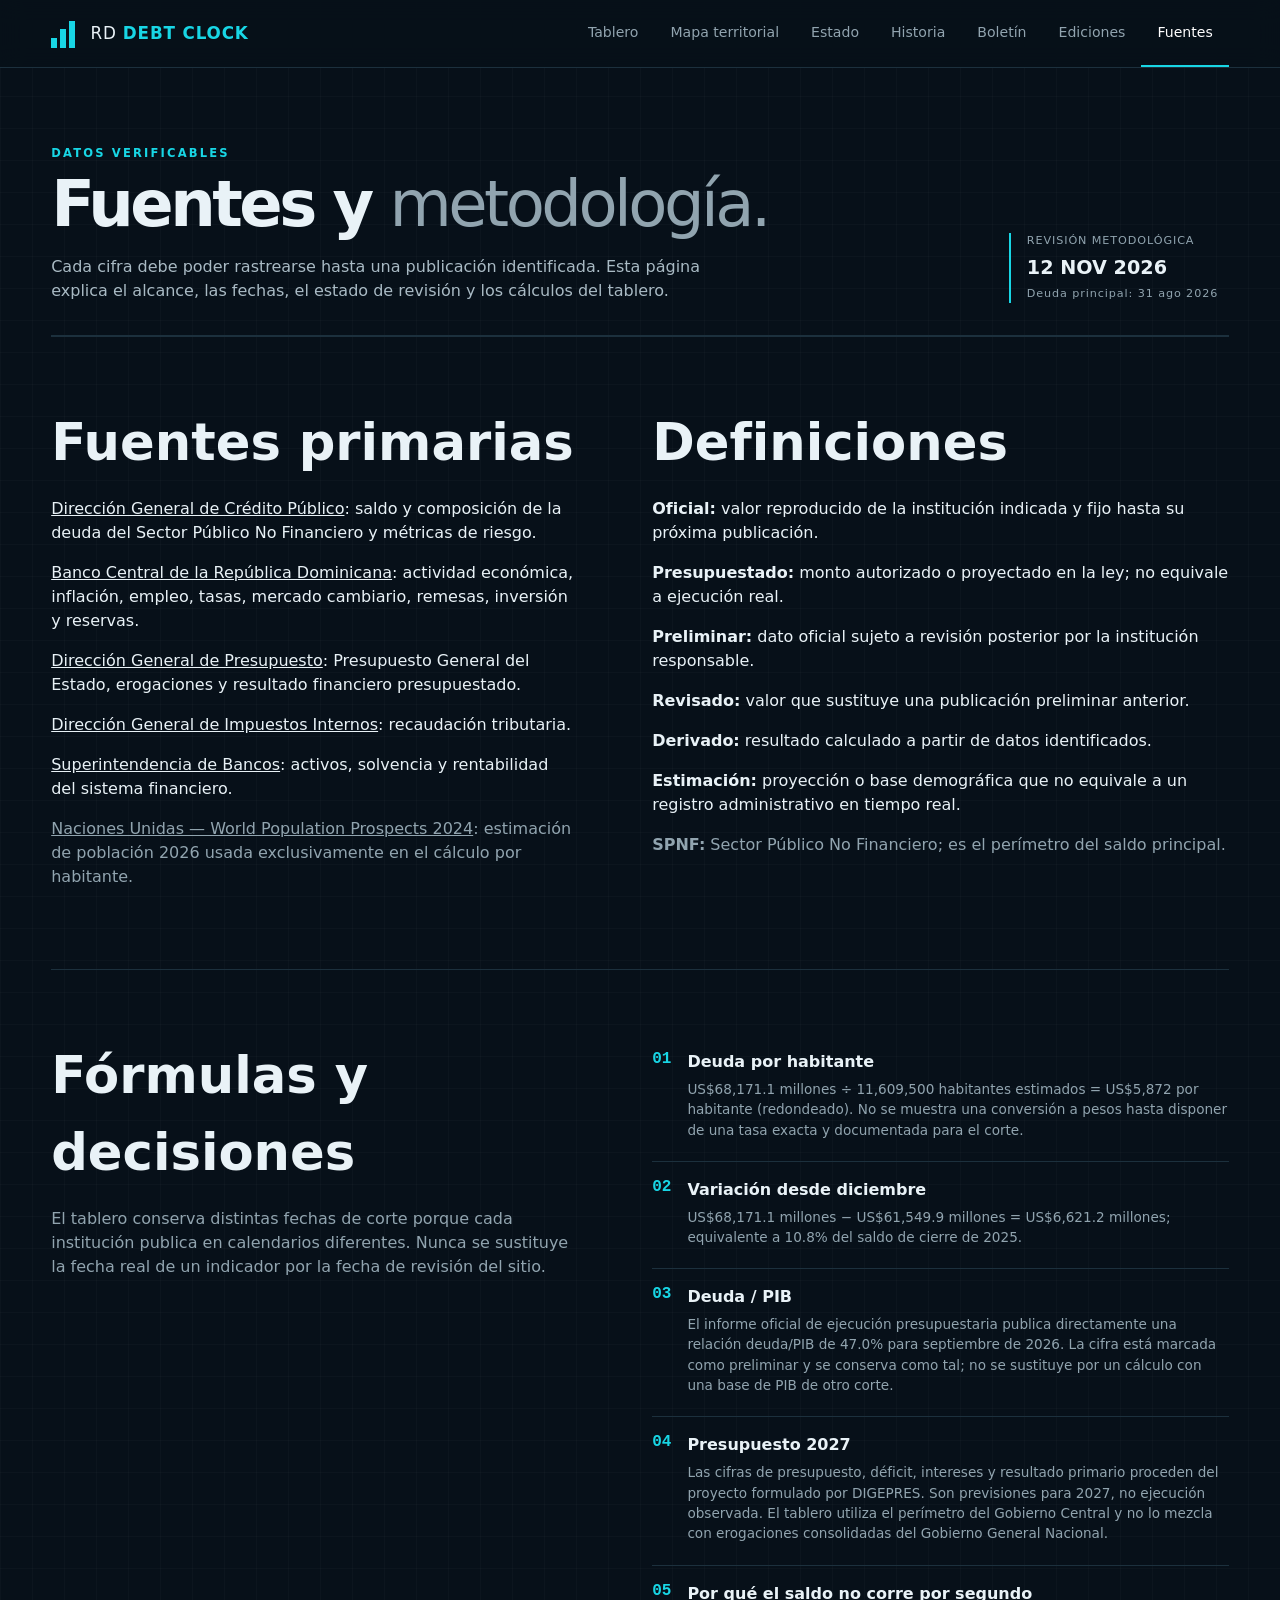
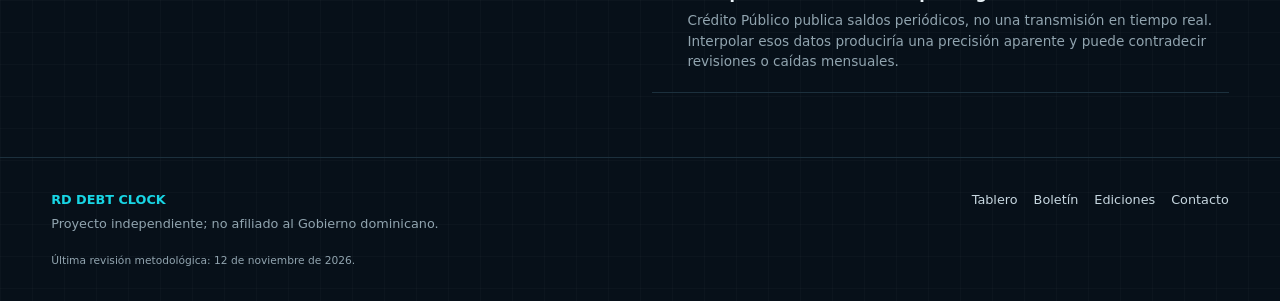
<file: fuentes.html>
<!doctype html>
<html lang="es">
  <head>
    <meta charset="utf-8" />
    <meta name="viewport" content="width=device-width,initial-scale=1" />
    <link rel="icon" href="/favicon.ico" sizes="any" /><link rel="icon" href="/favicon.svg" type="image/svg+xml" />
    <meta
      name="description"
      content="Fuentes oficiales, definiciones, fórmulas y metodología de los indicadores publicados por RD Debt Clock."
    />
    <link rel="canonical" href="https://rddebtclock.com/fuentes.html" />
    <meta property="og:type" content="article" />
    <meta property="og:locale" content="es_DO" />
    <meta property="og:title" content="Fuentes y metodología — RD Debt Clock" />
    <meta
      property="og:description"
      content="Cómo se verifican y calculan los indicadores de deuda pública y economía dominicana."
    />
    <meta property="og:url" content="https://rddebtclock.com/fuentes.html" />
    <meta property="og:image" content="https://rddebtclock.com/og-card.png" />
    <title>
      Fuentes y metodología de la deuda pública dominicana — RD Debt Clock
    </title>
    <link rel="stylesheet" href="style.css?v=20261105b" />
    <link rel="stylesheet" href="enhancements.css" />
  </head>
  <body>
    <header class="topbar">
      <a class="brand" href="/"
        ><span class="brand-mark" aria-hidden="true"><i></i><i></i><i></i></span
        ><span>RD <strong>DEBT CLOCK</strong></span></a
      >
      <nav aria-label="Navegación principal">
        <a href="/">Tablero</a><a href="mapa.html">Mapa territorial</a
        ><a href="estado-presupuesto.html">Estado</a
        ><a href="historia.html">Historia</a><a href="boletin.html">Boletín</a
        ><a href="ediciones.html">Ediciones</a
        ><a class="active" href="fuentes.html">Fuentes</a>
      </nav>
    </header>
    <main>
      <section class="masthead">
        <div>
          <p class="eyebrow">DATOS VERIFICABLES</p>
          <h1>Fuentes y <em>metodología.</em></h1>
          <p class="intro">
            Cada cifra debe poder rastrearse hasta una publicación identificada.
            Esta página explica el alcance, las fechas, el estado de revisión y
            los cálculos del tablero.
          </p>
        </div>
        <div class="asof">
          <span>REVISIÓN METODOLÓGICA</span><strong>12 NOV 2026</strong
          ><small>Deuda principal: 31 ago 2026</small>
        </div>
      </section>
      <section class="methodology">
        <div>
          <h2>Fuentes primarias</h2>
          <p>
            <a
              href="https://www.creditopublico.gob.do/inicio/estadisticas"
              target="_blank"
              rel="noopener"
              >Dirección General de Crédito Público</a
            >: saldo y composición de la deuda del Sector Público No Financiero
            y métricas de riesgo.
          </p>
          <p>
            <a
              href="https://www.bancentral.gov.do/"
              target="_blank"
              rel="noopener"
              >Banco Central de la República Dominicana</a
            >: actividad económica, inflación, empleo, tasas, mercado cambiario,
            remesas, inversión y reservas.
          </p>
          <p>
            <a href="https://digepres.gob.do/" target="_blank" rel="noopener"
              >Dirección General de Presupuesto</a
            >: Presupuesto General del Estado, erogaciones y resultado
            financiero presupuestado.
          </p>
          <p>
            <a href="https://dgii.gov.do/" target="_blank" rel="noopener"
              >Dirección General de Impuestos Internos</a
            >: recaudación tributaria.
          </p>
          <p>
            <a href="https://sb.gob.do/" target="_blank" rel="noopener"
              >Superintendencia de Bancos</a
            >: activos, solvencia y rentabilidad del sistema financiero.
          </p>
          <p>
            <a
              href="https://population.un.org/wpp/"
              target="_blank"
              rel="noopener"
              >Naciones Unidas — World Population Prospects 2024</a
            >: estimación de población 2026 usada exclusivamente en el cálculo
            por habitante.
          </p>
        </div>
        <div>
          <h2>Definiciones</h2>
          <p>
            <strong>Oficial:</strong> valor reproducido de la institución
            indicada y fijo hasta su próxima publicación.
          </p>
          <p>
            <strong>Presupuestado:</strong> monto autorizado o proyectado en la
            ley; no equivale a ejecución real.
          </p>
          <p>
            <strong>Preliminar:</strong> dato oficial sujeto a revisión
            posterior por la institución responsable.
          </p>
          <p>
            <strong>Revisado:</strong> valor que sustituye una publicación
            preliminar anterior.
          </p>
          <p>
            <strong>Derivado:</strong> resultado calculado a partir de datos
            identificados.
          </p>
          <p>
            <strong>Estimación:</strong> proyección o base demográfica que no
            equivale a un registro administrativo en tiempo real.
          </p>
          <p>
            <strong>SPNF:</strong> Sector Público No Financiero; es el perímetro
            del saldo principal.
          </p>
        </div>
      </section>
      <section class="methodology">
        <div>
          <h2>Fórmulas y decisiones</h2>
          <p>
            El tablero conserva distintas fechas de corte porque cada
            institución publica en calendarios diferentes. Nunca se sustituye la
            fecha real de un indicador por la fecha de revisión del sitio.
          </p>
        </div>
        <ol>
          <li>
            <span>01</span>
            <div>
              <strong>Deuda por habitante</strong>
              <p>
                US$68,171.1 millones ÷ 11,609,500 habitantes estimados =
                US$5,872 por habitante (redondeado). No se muestra una conversión
                a pesos hasta disponer de una tasa exacta y documentada para el corte.
              </p>
            </div>
          </li>
          <li>
            <span>02</span>
            <div>
              <strong>Variación desde diciembre</strong>
              <p>
                US$68,171.1 millones − US$61,549.9 millones = US$6,621.2
                millones; equivalente a 10.8% del saldo de cierre de 2025.
              </p>
            </div>
          </li>
          <li>
            <span>03</span>
            <div>
              <strong>Deuda / PIB</strong>
              <p>
                El informe oficial de ejecución presupuestaria publica directamente
                una relación deuda/PIB de 47.0% para septiembre de 2026. La cifra
                está marcada como preliminar y se conserva como tal; no se sustituye
                por un cálculo con una base de PIB de otro corte.
              </p>
            </div>
          </li>
          <li>
            <span>04</span>
            <div>
              <strong>Presupuesto 2027</strong>
              <p>
                Las cifras de presupuesto, déficit, intereses y resultado
                primario proceden del proyecto formulado por DIGEPRES. Son
                previsiones para 2027, no ejecución observada. El tablero
                utiliza el perímetro del Gobierno Central y no lo mezcla con
                erogaciones consolidadas del Gobierno General Nacional.
              </p>
            </div>
          </li>
          <li>
            <span>05</span>
            <div>
              <strong>Por qué el saldo no corre por segundo</strong>
              <p>
                Crédito Público publica saldos periódicos, no una transmisión en
                tiempo real. Interpolar esos datos produciría una precisión
                aparente y puede contradecir revisiones o caídas mensuales.
              </p>
            </div>
          </li>
        </ol>
      </section>
    </main>
    <footer>
      <div>
        <strong>RD DEBT CLOCK</strong>
        <p>Proyecto independiente; no afiliado al Gobierno dominicano.</p>
      </div>
      <div>
        <a href="/">Tablero</a><a href="boletin.html">Boletín</a
        ><a href="ediciones.html">Ediciones</a
        ><a href="mailto:rddebtclock@gmail.com">Contacto</a>
      </div>
      <small>Última revisión metodológica: 12 de noviembre de 2026.</small>
    </footer>
  </body>
</html>
</file>
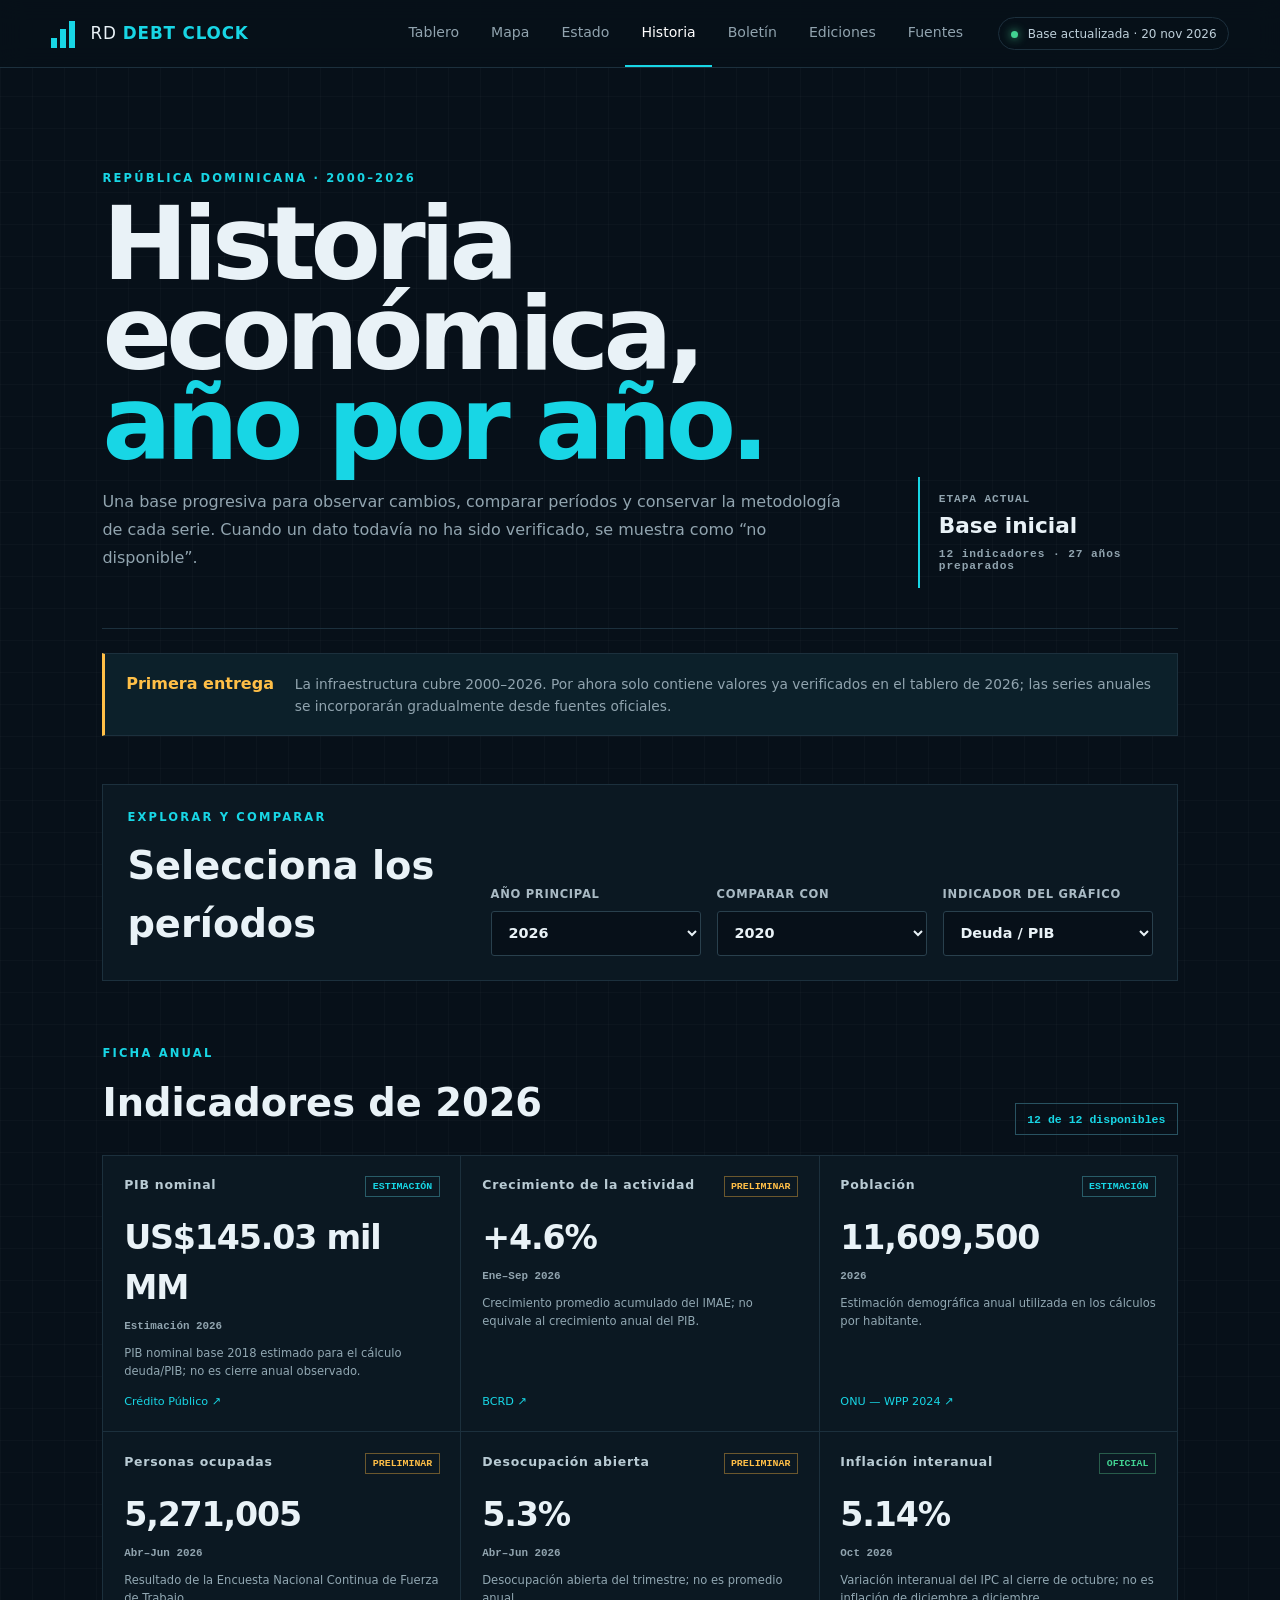
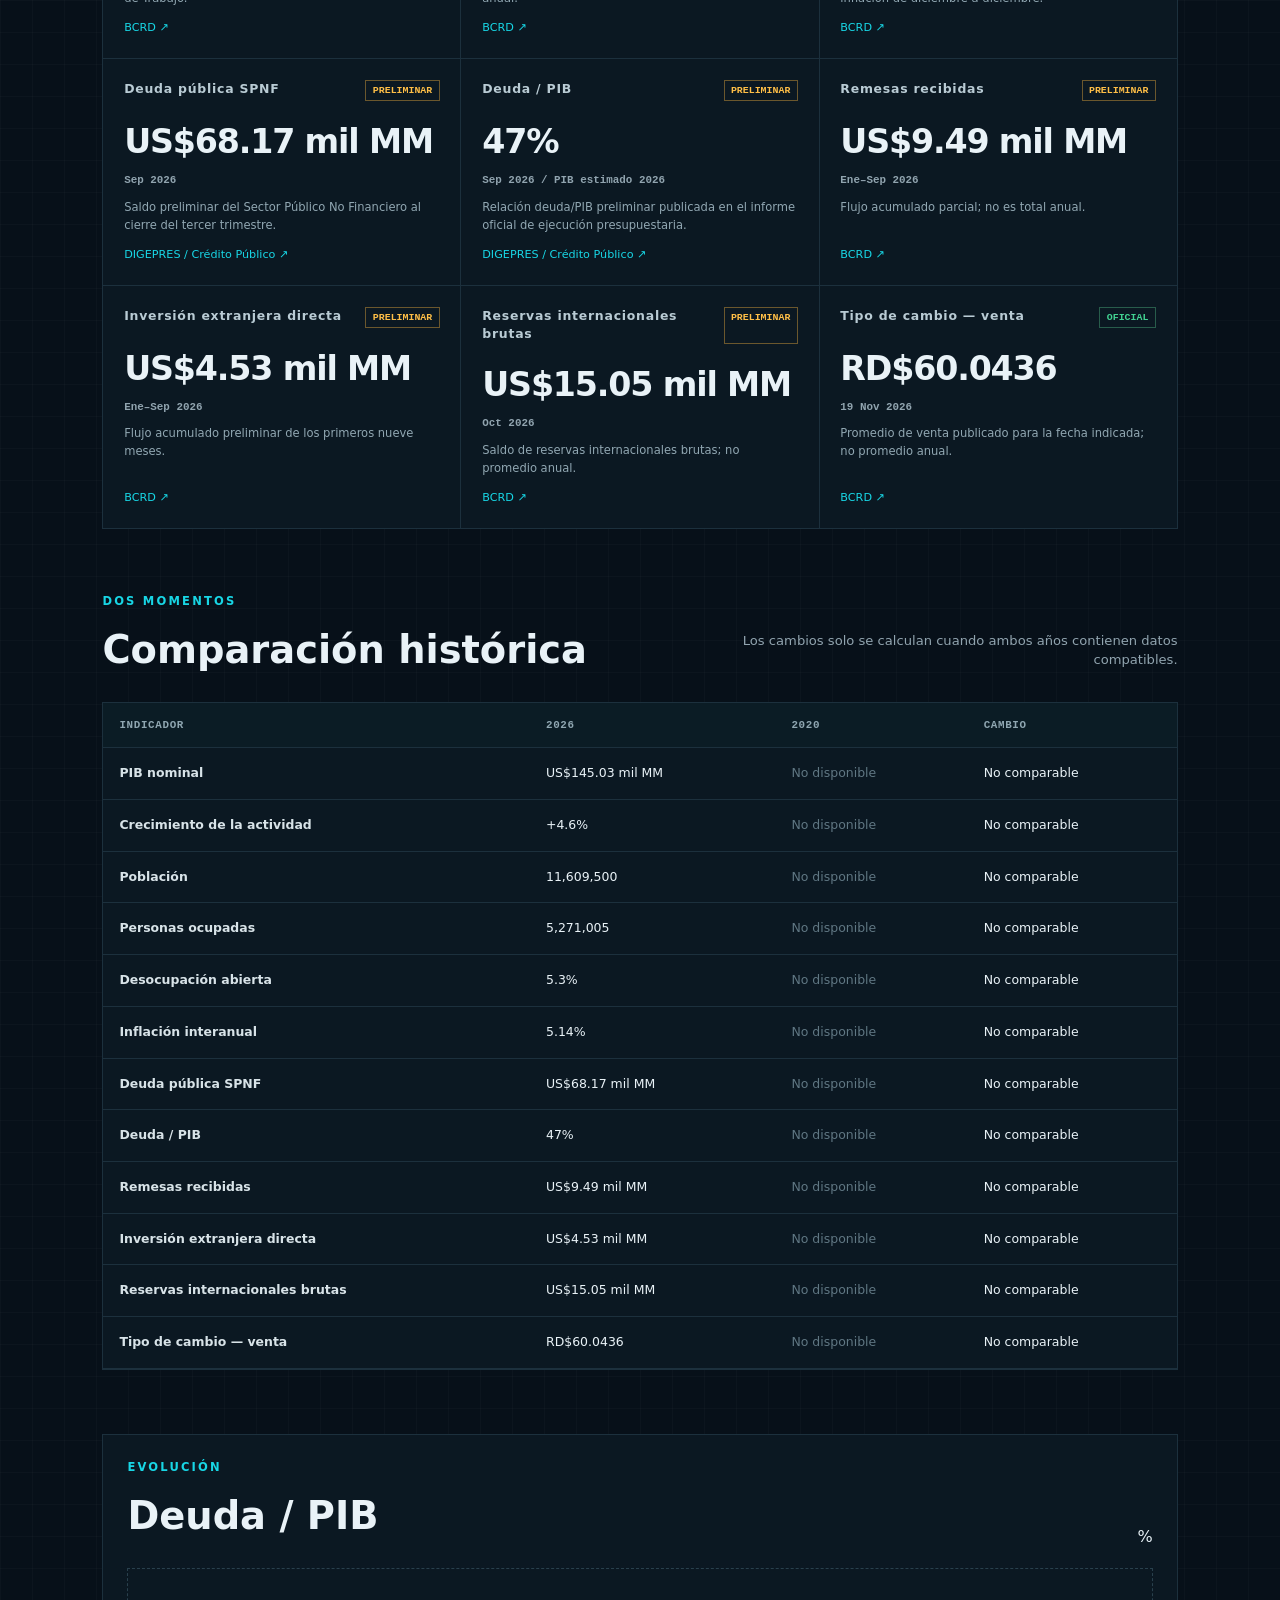
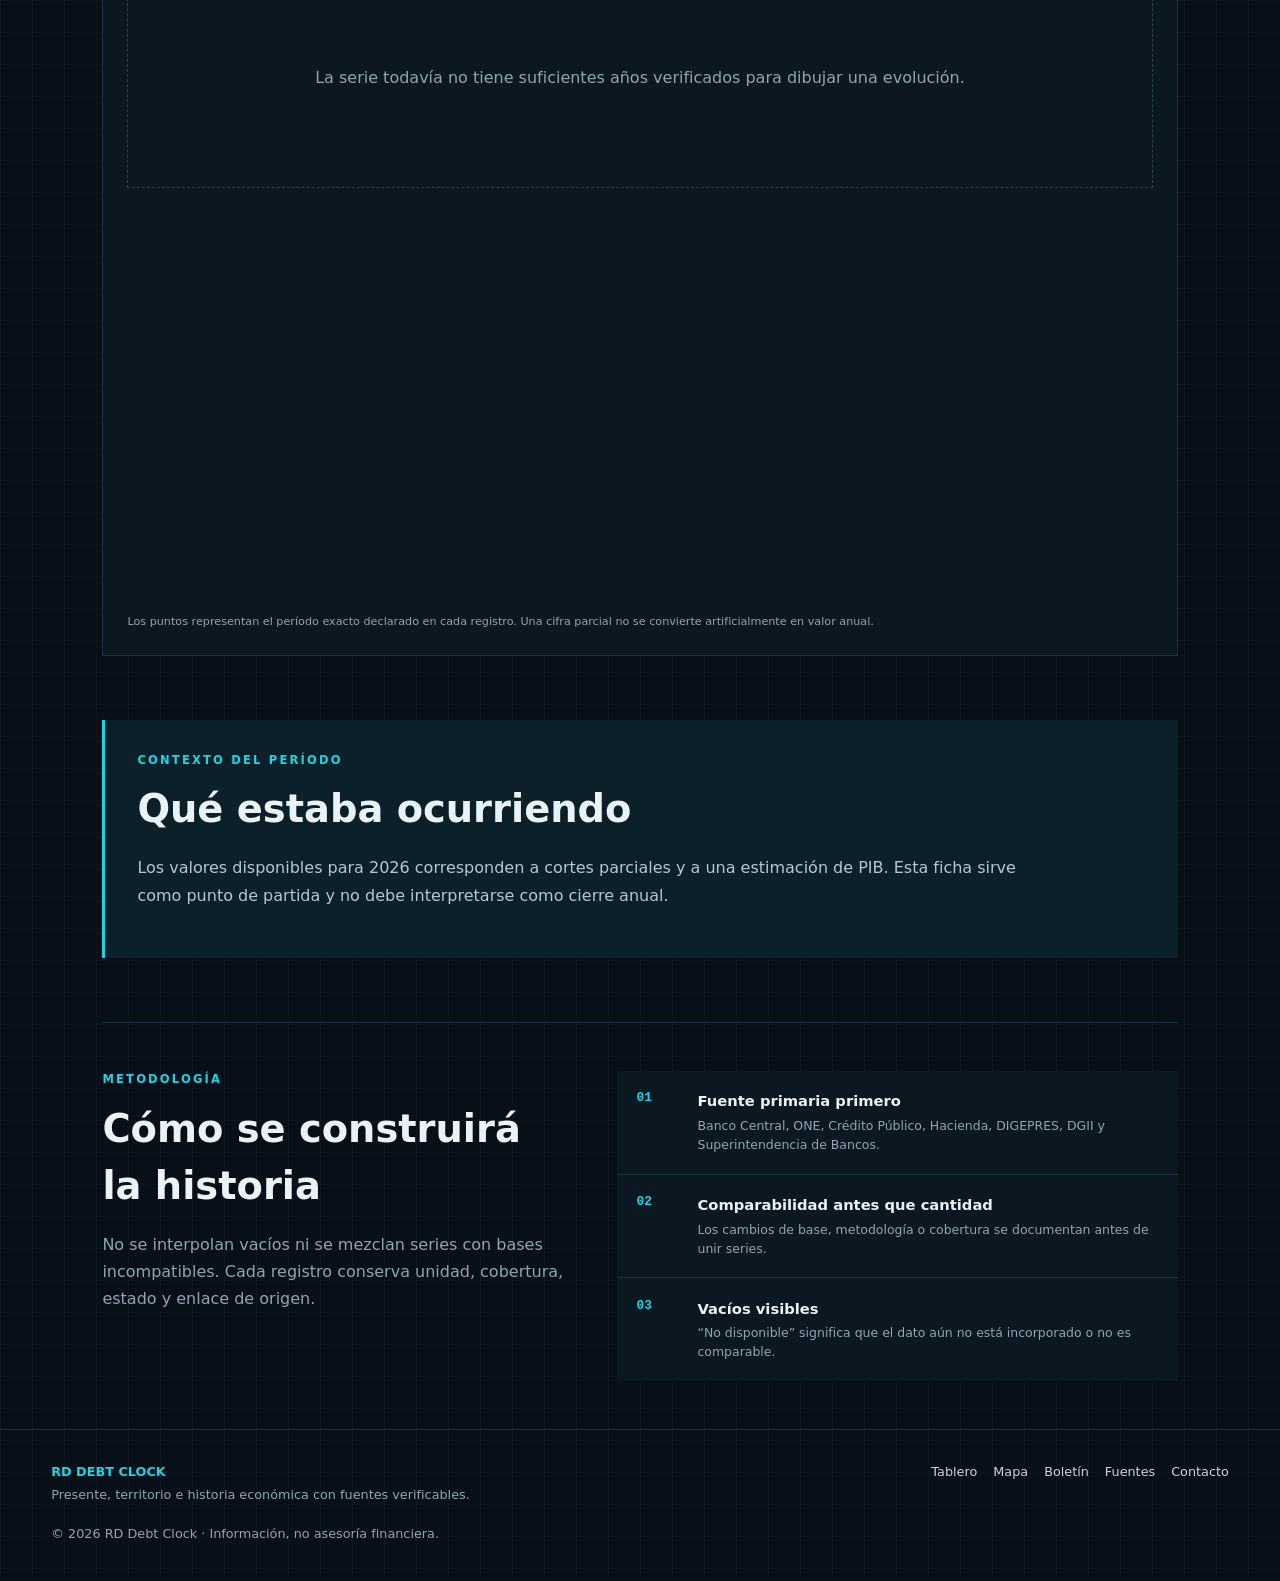
<file: historia.html>
<!doctype html>
<html lang="es">
<head>
  <meta charset="utf-8">
  <meta name="viewport" content="width=device-width,initial-scale=1">
  <link rel="icon" href="/favicon.ico" sizes="any"><link rel="icon" href="/favicon.svg" type="image/svg+xml">
  <meta name="description" content="Historia económica de República Dominicana de 2000 a 2026: selección y comparación de años, gráficos, contexto y fuentes verificables.">
  <meta name="theme-color" content="#071019">
  <link rel="canonical" href="https://rddebtclock.com/historia.html">
  <meta property="og:type" content="website">
  <meta property="og:locale" content="es_DO">
  <meta property="og:site_name" content="RD Debt Clock">
  <meta property="og:title" content="Historia económica de República Dominicana — RD Debt Clock">
  <meta property="og:description" content="Explora y compara indicadores económicos por año con fuentes y metodología visibles.">
  <meta property="og:url" content="https://rddebtclock.com/historia.html">
  <meta property="og:image" content="https://rddebtclock.com/og-card.png">
  <title>Historia económica de República Dominicana — RD Debt Clock</title>
  <link rel="stylesheet" href="style.css?v=20261105b">
  <link rel="stylesheet" href="historia.css?v=20261118">
  <script src="historia.js?v=20261120" defer></script>
  <script type="application/ld+json">{"@context":"https://schema.org","@type":"Dataset","name":"Historia económica de República Dominicana — RD Debt Clock","description":"Base progresiva de indicadores económicos históricos con períodos, estados, fuentes y notas metodológicas visibles.","url":"https://rddebtclock.com/historia.html","inLanguage":"es-DO","dateModified":"2026-11-20","temporalCoverage":"2000/2026","spatialCoverage":{"@type":"Country","name":"República Dominicana"},"distribution":{"@type":"DataDownload","encodingFormat":"application/json","contentUrl":"https://rddebtclock.com/data/historia.json"}}</script>
</head>
<body>
  <a class="skip-link" href="#explorador">Saltar al explorador histórico</a>
  <header class="topbar">
    <a class="brand" href="/" aria-label="RD Debt Clock, inicio"><span class="brand-mark" aria-hidden="true"><i></i><i></i><i></i></span><span>RD <strong>DEBT CLOCK</strong></span></a>
    <nav aria-label="Navegación principal"><a href="/">Tablero</a><a href="mapa.html">Mapa</a><a href="estado-presupuesto.html">Estado</a><a class="active" href="historia.html">Historia</a><a href="boletin.html">Boletín</a><a href="ediciones.html">Ediciones</a><a href="fuentes.html">Fuentes</a></nav>
    <div class="live-badge"><span></span> Base actualizada · 20 nov 2026</div>
  </header>

  <main id="explorador" class="history-shell">
    <section class="history-hero">
      <div><p class="eyebrow">REPÚBLICA DOMINICANA · 2000–2026</p><h1>Historia económica, <em>año por año.</em></h1><p>Una base progresiva para observar cambios, comparar períodos y conservar la metodología de cada serie. Cuando un dato todavía no ha sido verificado, se muestra como “no disponible”.</p></div>
      <aside><span>ETAPA ACTUAL</span><strong>Base inicial</strong><small>12 indicadores · 27 años preparados</small></aside>
    </section>

    <section class="history-notice" aria-label="Alcance de esta versión"><strong>Primera entrega</strong><p>La infraestructura cubre 2000–2026. Por ahora solo contiene valores ya verificados en el tablero de 2026; las series anuales se incorporarán gradualmente desde fuentes oficiales.</p></section>

    <section class="history-controls" aria-labelledby="controls-title">
      <div><p class="eyebrow">EXPLORAR Y COMPARAR</p><h2 id="controls-title">Selecciona los períodos</h2></div>
      <label>Año principal<select id="year-primary"></select></label>
      <label>Comparar con<select id="year-compare"></select></label>
      <label>Indicador del gráfico<select id="chart-metric"></select></label>
    </section>

    <section aria-labelledby="snapshot-title">
      <div class="history-section-head"><div><p class="eyebrow">FICHA ANUAL</p><h2 id="snapshot-title">Indicadores de <span id="selected-year">2026</span></h2></div><span id="availability-summary" class="coverage-pill"></span></div>
      <div id="history-cards" class="history-cards" aria-live="polite"></div>
    </section>

    <section class="comparison-panel" aria-labelledby="comparison-title">
      <div class="history-section-head"><div><p class="eyebrow">DOS MOMENTOS</p><h2 id="comparison-title">Comparación histórica</h2></div><p>Los cambios solo se calculan cuando ambos años contienen datos compatibles.</p></div>
      <div class="table-wrap"><table><thead><tr><th>Indicador</th><th id="head-primary">2026</th><th id="head-compare">2020</th><th>Cambio</th></tr></thead><tbody id="comparison-body"></tbody></table></div>
    </section>

    <section class="chart-panel" aria-labelledby="chart-title">
      <div class="history-section-head"><div><p class="eyebrow">EVOLUCIÓN</p><h2 id="chart-title">Serie histórica</h2></div><span id="chart-unit"></span></div>
      <div id="chart-empty" class="chart-empty" hidden>La serie todavía no tiene suficientes años verificados para dibujar una evolución.</div>
      <svg id="history-chart" viewBox="0 0 900 360" role="img" aria-label="Gráfico de evolución histórica"></svg>
      <p class="chart-footnote">Los puntos representan el período exacto declarado en cada registro. Una cifra parcial no se convierte artificialmente en valor anual.</p>
    </section>

    <section class="context-panel" aria-labelledby="context-title"><p class="eyebrow">CONTEXTO DEL PERÍODO</p><h2 id="context-title">Qué estaba ocurriendo</h2><p id="year-context"></p></section>

    <section class="method-grid" aria-labelledby="method-title">
      <div><p class="eyebrow">METODOLOGÍA</p><h2 id="method-title">Cómo se construirá la historia</h2><p>No se interpolan vacíos ni se mezclan series con bases incompatibles. Cada registro conserva unidad, cobertura, estado y enlace de origen.</p></div>
      <ol><li><b>01</b><span><strong>Fuente primaria primero</strong>Banco Central, ONE, Crédito Público, Hacienda, DIGEPRES, DGII y Superintendencia de Bancos.</span></li><li><b>02</b><span><strong>Comparabilidad antes que cantidad</strong>Los cambios de base, metodología o cobertura se documentan antes de unir series.</span></li><li><b>03</b><span><strong>Vacíos visibles</strong>“No disponible” significa que el dato aún no está incorporado o no es comparable.</span></li></ol>
    </section>
  </main>

  <footer><div><strong>RD DEBT CLOCK</strong><p>Presente, territorio e historia económica con fuentes verificables.</p></div><div class="footer-links"><a href="/">Tablero</a><a href="mapa.html">Mapa</a><a href="boletin.html">Boletín</a><a href="fuentes.html">Fuentes</a><a href="mailto:rddebtclock@gmail.com">Contacto</a></div><span>© 2026 RD Debt Clock · Información, no asesoría financiera.</span></footer>
</body>
</html>
</file>
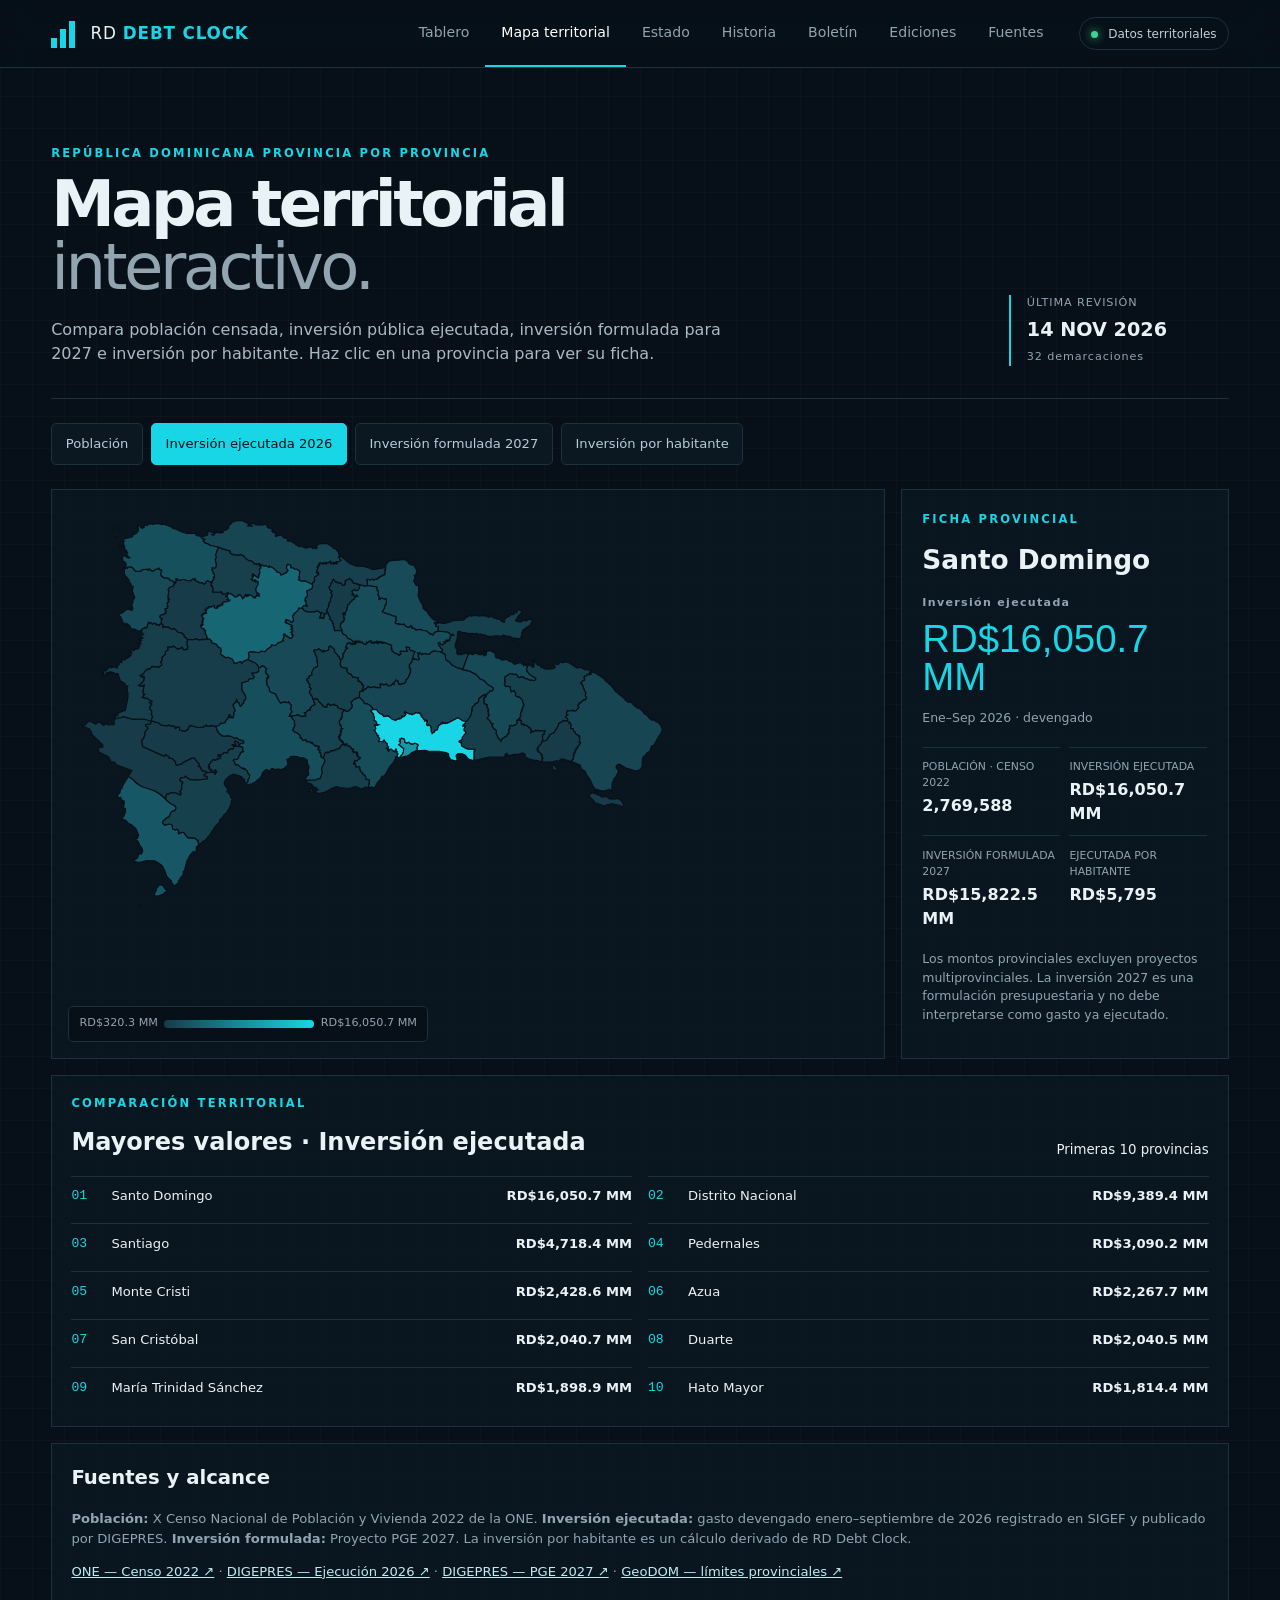
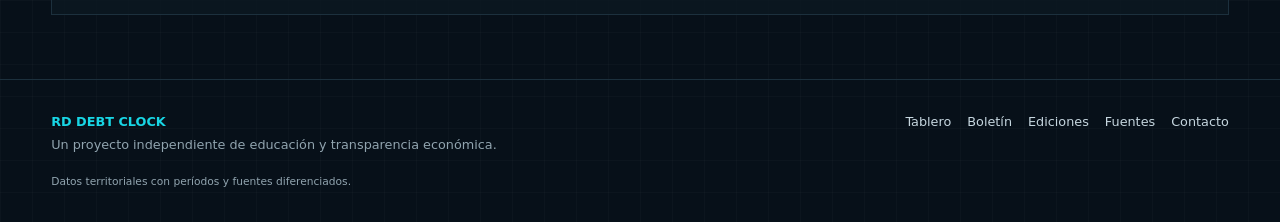
<file: mapa.html>
<!doctype html>
<html lang="es">
<head>
  <meta charset="utf-8"><meta name="viewport" content="width=device-width,initial-scale=1"><link rel="icon" href="/favicon.ico" sizes="any"><link rel="icon" href="/favicon.svg" type="image/svg+xml">
  <meta name="description" content="Mapa interactivo de población e inversión pública por provincia de República Dominicana, con fuentes oficiales y metodología verificable.">
  <link rel="canonical" href="https://rddebtclock.com/mapa.html"><meta name="theme-color" content="#071019">
  <meta property="og:type" content="website"><meta property="og:locale" content="es_DO"><meta property="og:site_name" content="RD Debt Clock"><meta property="og:title" content="Mapa territorial de República Dominicana — RD Debt Clock"><meta property="og:description" content="Explora población e inversión pública ejecutada y formulada por provincia."><meta property="og:url" content="https://rddebtclock.com/mapa.html"><meta property="og:image" content="https://rddebtclock.com/og-card.png">
  <title>Mapa territorial de República Dominicana — RD Debt Clock</title>
  <link rel="stylesheet" href="style.css?v=20261105b"><link rel="stylesheet" href="enhancements.css"><link rel="stylesheet" href="mapa.css?v=20261114"><script src="mapa.js?v=20261114" defer></script>
</head>
<body>
  <a class="skip-link" href="#mapa">Saltar al mapa</a>
  <header class="topbar"><a class="brand" href="/" aria-label="RD Debt Clock, inicio"><span class="brand-mark" aria-hidden="true"><i></i><i></i><i></i></span><span>RD <strong>DEBT CLOCK</strong></span></a><nav aria-label="Navegación principal"><a href="/">Tablero</a><a class="active" href="mapa.html">Mapa territorial</a><a href="estado-presupuesto.html">Estado</a><a href="historia.html">Historia</a><a href="boletin.html">Boletín</a><a href="ediciones.html">Ediciones</a><a href="fuentes.html">Fuentes</a></nav><div class="live-badge"><span></span> Datos territoriales</div></header>
  <main id="mapa" class="map-page">
    <section class="masthead"><div class="map-intro"><p class="eyebrow">REPÚBLICA DOMINICANA PROVINCIA POR PROVINCIA</p><h1>Mapa territorial <em>interactivo.</em></h1><p class="intro">Compara población censada, inversión pública ejecutada, inversión formulada para 2027 e inversión por habitante. Haz clic en una provincia para ver su ficha.</p></div><div class="asof"><span>ÚLTIMA REVISIÓN</span><strong>14 NOV 2026</strong><small>32 demarcaciones</small></div></section>
    <div class="map-controls" role="group" aria-label="Seleccionar indicador"><button data-metric="population">Población</button><button class="selected" data-metric="executed">Inversión ejecutada 2026</button><button data-metric="planned">Inversión formulada 2027</button><button data-metric="percapita">Inversión por habitante</button></div>
    <div id="map-loading" class="map-loading">Cargando mapa territorial…</div>
    <div id="map-content" hidden>
      <section class="map-layout">
        <div class="map-panel"><svg id="province-map" viewBox="0 0 1000 520" aria-label="Mapa de provincias de República Dominicana"></svg><div class="map-legend"><span id="legend-min"></span><span class="legend-ramp"></span><span id="legend-max"></span></div></div>
        <aside class="province-panel" aria-live="polite"><p class="eyebrow">FICHA PROVINCIAL</p><h2 id="province-name">Provincia</h2><span id="detail-label" class="label"></span><div id="detail-value" class="detail-value"></div><p id="detail-period" class="detail-period"></p><div class="detail-grid"><div><span>POBLACIÓN · CENSO 2022</span><strong id="detail-pop"></strong></div><div><span>INVERSIÓN EJECUTADA</span><strong id="detail-executed"></strong></div><div><span>INVERSIÓN FORMULADA 2027</span><strong id="detail-planned"></strong></div><div><span>EJECUTADA POR HABITANTE</span><strong id="detail-capita"></strong></div></div><p class="detail-note">Los montos provinciales excluyen proyectos multiprovinciales. La inversión 2027 es una formulación presupuestaria y no debe interpretarse como gasto ya ejecutado.</p></aside>
      </section>
      <section class="ranking-panel"><header><div><p class="eyebrow">COMPARACIÓN TERRITORIAL</p><h2 id="ranking-title"></h2></div><small>Primeras 10 provincias</small></header><ol id="ranking"></ol></section>
      <section class="map-notes"><h2>Fuentes y alcance</h2><p><strong>Población:</strong> X Censo Nacional de Población y Vivienda 2022 de la ONE. <strong>Inversión ejecutada:</strong> gasto devengado enero–septiembre de 2026 registrado en SIGEF y publicado por DIGEPRES. <strong>Inversión formulada:</strong> Proyecto PGE 2027. La inversión por habitante es un cálculo derivado de RD Debt Clock.</p><p><a href="https://www.one.gob.do/media/mm1jqoas/informe-b%C3%A1sico-xcnpv-web.pdf" target="_blank" rel="noopener">ONE — Censo 2022 ↗</a> · <a href="https://digepres.gob.do/wp-content/uploads/2026/10/Informe-Ejecucion-Presupuestaria-Enero-Septiembre-2026.pdf" target="_blank" rel="noopener">DIGEPRES — Ejecución 2026 ↗</a> · <a href="https://digepres.gob.do/wp-content/uploads/2026/10/Presupuesto-Ciudadano-2027_compressed-1.pdf" target="_blank" rel="noopener">DIGEPRES — PGE 2027 ↗</a> · <a href="https://geodom.adatar.do/sf/" target="_blank" rel="noopener">GeoDOM — límites provinciales ↗</a></p></section>
    </div>
  </main>
  <footer><div><strong>RD DEBT CLOCK</strong><p>Un proyecto independiente de educación y transparencia económica.</p></div><div><a href="/">Tablero</a><a href="boletin.html">Boletín</a><a href="ediciones.html">Ediciones</a><a href="fuentes.html">Fuentes</a><a href="mailto:rddebtclock@gmail.com">Contacto</a></div><small>Datos territoriales con períodos y fuentes diferenciados.</small></footer>
</body></html>
</file>
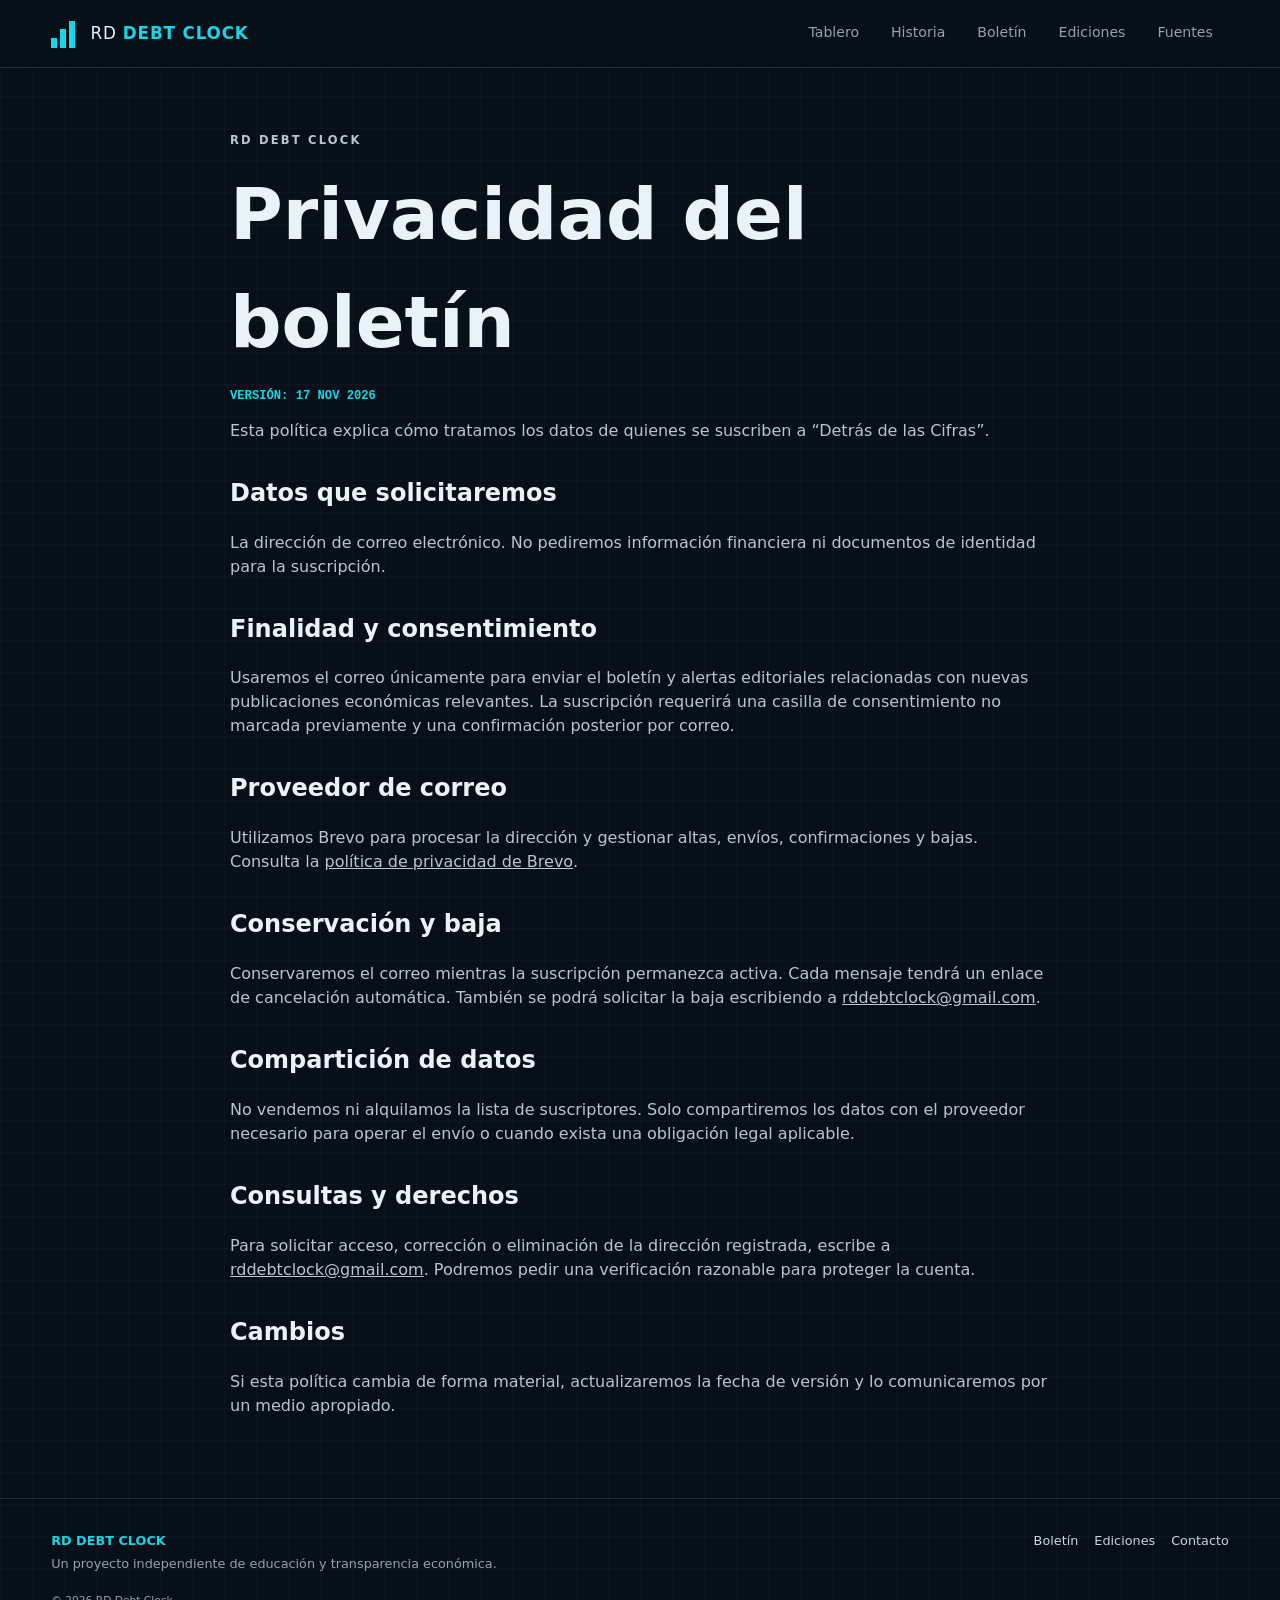
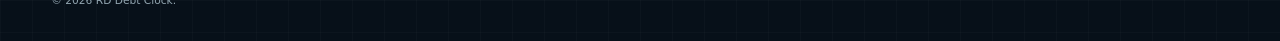
<file: privacidad.html>
<!doctype html>
<html lang="es">
  <head>
    <meta charset="utf-8" />
    <meta name="viewport" content="width=device-width,initial-scale=1" />
    <link rel="icon" href="/favicon.ico" sizes="any" /><link rel="icon" href="/favicon.svg" type="image/svg+xml" />
    <meta
      name="description"
      content="Política de privacidad del boletín de RD Debt Clock."
    />
    <link rel="canonical" href="https://rddebtclock.com/privacidad.html" />
    <title>Privacidad del boletín — RD Debt Clock</title>
    <link rel="stylesheet" href="style.css?v=20261105b" />
    <link rel="stylesheet" href="editorial.css?v=20261116" />
  </head>
  <body>
    <header class="topbar">
      <a class="brand" href="/"
        ><span class="brand-mark" aria-hidden="true"><i></i><i></i><i></i></span
        ><span>RD <strong>DEBT CLOCK</strong></span></a
      >
      <nav aria-label="Navegación principal">
        <a href="/">Tablero</a><a href="historia.html">Historia</a
        ><a href="boletin.html">Boletín</a
        ><a href="ediciones.html">Ediciones</a
        ><a href="fuentes.html">Fuentes</a>
      </nav>
    </header>
    <main>
      <article class="privacy">
        <p class="eyebrow">RD DEBT CLOCK</p>
        <h1>Privacidad del boletín</h1>
        <p class="updated">VERSIÓN: 17 NOV 2026</p>
        <p>
          Esta política explica cómo tratamos los datos de quienes se suscriben
          a “Detrás de las Cifras”.
        </p>
        <h2>Datos que solicitaremos</h2>
        <p>
          La dirección de correo electrónico. No pediremos información
          financiera ni documentos de identidad para la suscripción.
        </p>
        <h2>Finalidad y consentimiento</h2>
        <p>
          Usaremos el correo únicamente para enviar el boletín y alertas
          editoriales relacionadas con nuevas publicaciones económicas
          relevantes. La suscripción requerirá una casilla de consentimiento no
          marcada previamente y una confirmación posterior por correo.
        </p>
        <h2>Proveedor de correo</h2>
        <p>
          Utilizamos Brevo para procesar la dirección y gestionar altas, envíos,
          confirmaciones y bajas. Consulta la
          <a
            href="https://www.brevo.com/legal/privacypolicy/"
            target="_blank"
            rel="noopener noreferrer"
            >política de privacidad de Brevo</a
          >.
        </p>
        <h2>Conservación y baja</h2>
        <p>
          Conservaremos el correo mientras la suscripción permanezca activa.
          Cada mensaje tendrá un enlace de cancelación automática. También se
          podrá solicitar la baja escribiendo a
          <a href="mailto:rddebtclock@gmail.com">rddebtclock@gmail.com</a>.
        </p>
        <h2>Compartición de datos</h2>
        <p>
          No vendemos ni alquilamos la lista de suscriptores. Solo compartiremos
          los datos con el proveedor necesario para operar el envío o cuando
          exista una obligación legal aplicable.
        </p>
        <h2>Consultas y derechos</h2>
        <p>
          Para solicitar acceso, corrección o eliminación de la dirección
          registrada, escribe a
          <a href="mailto:rddebtclock@gmail.com">rddebtclock@gmail.com</a>.
          Podremos pedir una verificación razonable para proteger la cuenta.
        </p>
        <h2>Cambios</h2>
        <p>
          Si esta política cambia de forma material, actualizaremos la fecha de
          versión y lo comunicaremos por un medio apropiado.
        </p>
      </article>
    </main>
    <footer>
      <div>
        <strong>RD DEBT CLOCK</strong>
        <p>Un proyecto independiente de educación y transparencia económica.</p>
      </div>
      <div>
        <a href="boletin.html">Boletín</a><a href="ediciones.html">Ediciones</a
        ><a href="mailto:rddebtclock@gmail.com">Contacto</a>
      </div>
      <small>© 2026 RD Debt Clock.</small>
    </footer>
  </body>
</html>
</file>
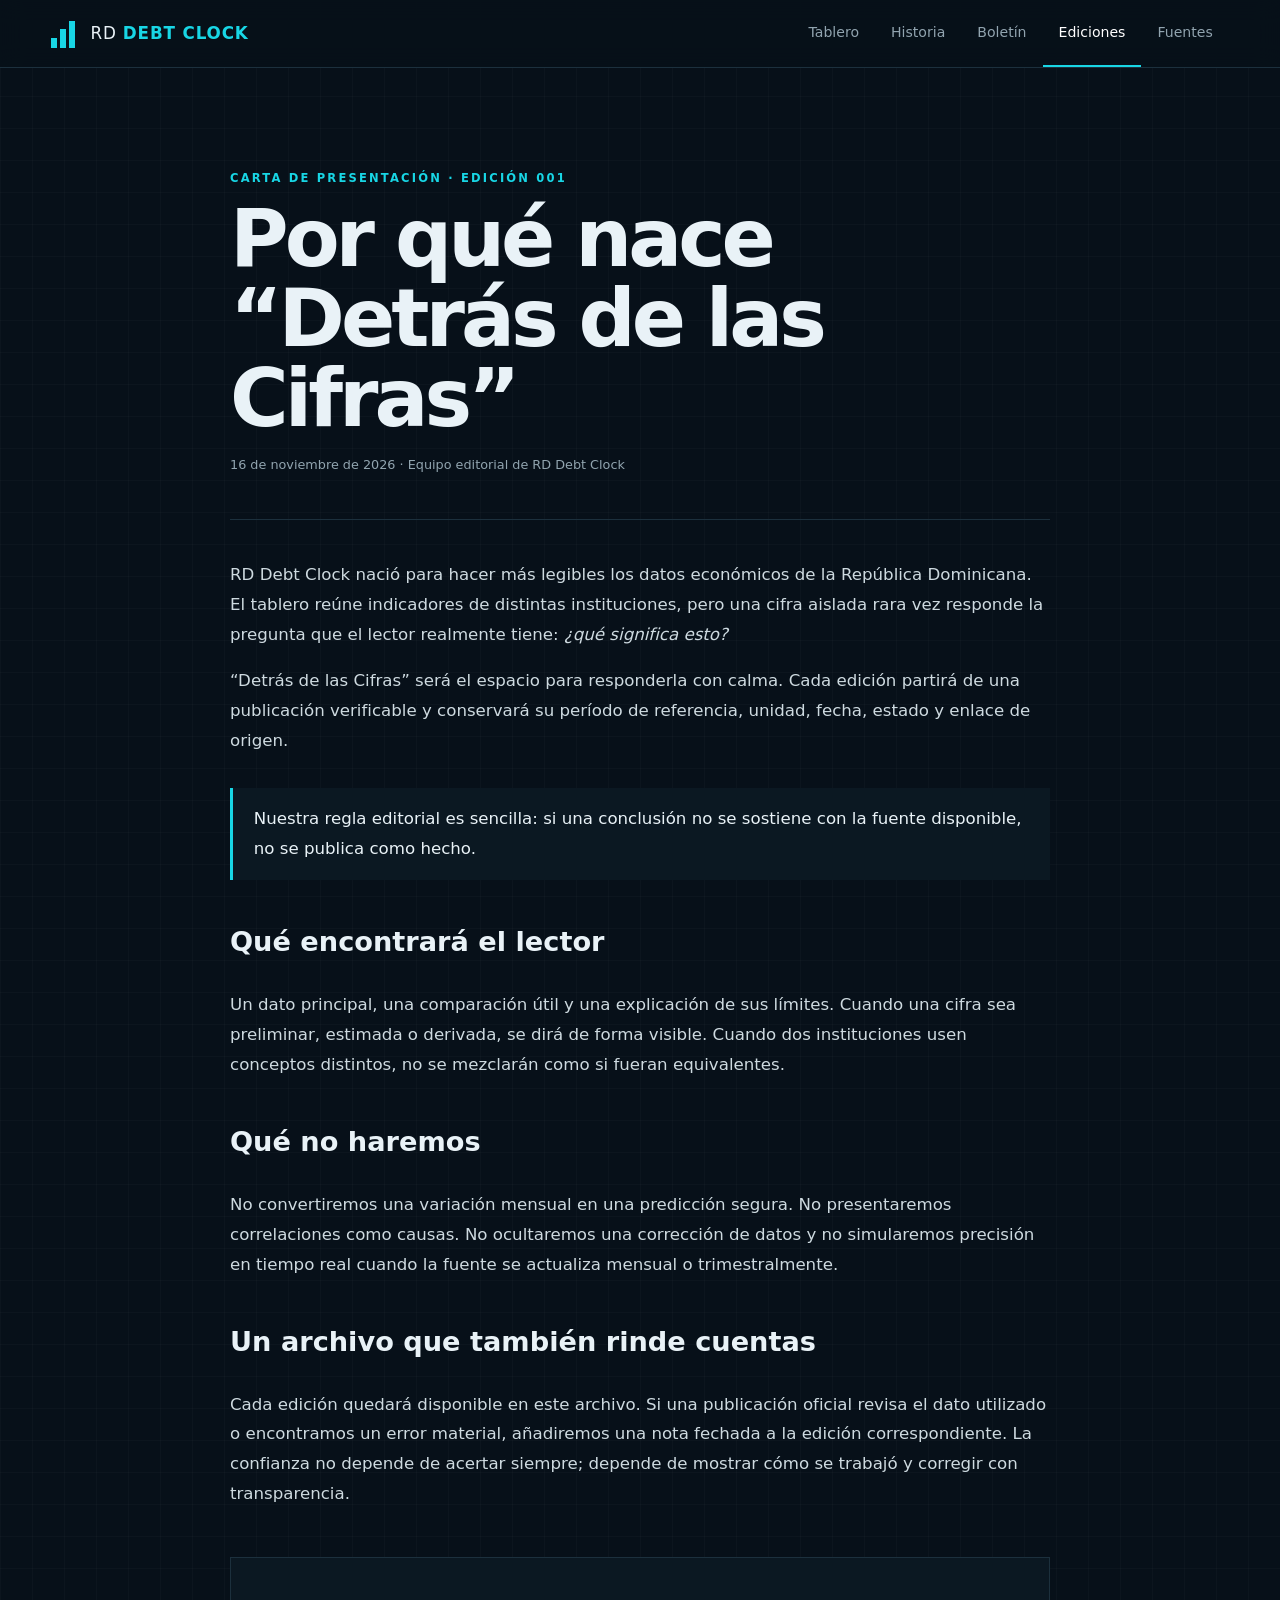
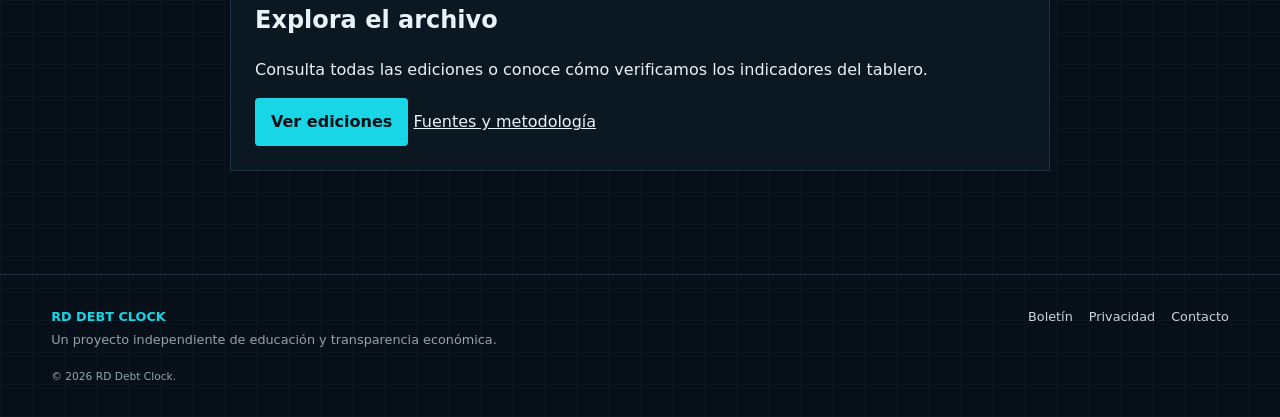
<file: articulos/carta-de-presentacion.html>
<!doctype html>
<html lang="es">
  <head>
    <meta charset="utf-8" />
    <meta name="viewport" content="width=device-width,initial-scale=1" />
    <link rel="icon" href="/favicon.ico" sizes="any" /><link rel="icon" href="/favicon.svg" type="image/svg+xml" />
    <meta
      name="description"
      content="La promesa editorial de Detrás de las Cifras, el archivo de análisis de RD Debt Clock."
    />
    <link
      rel="canonical"
      href="https://rddebtclock.com/articulos/carta-de-presentacion.html"
    />
    <meta property="og:type" content="article" />
    <meta property="og:locale" content="es_DO" />
    <meta property="og:site_name" content="RD Debt Clock" />
    <meta property="og:title" content="Por qué nace Detrás de las Cifras" />
    <meta
      property="og:description"
      content="Explicar la economía dominicana sin exagerar y con fuentes verificables."
    />
    <meta
      property="og:url"
      content="https://rddebtclock.com/articulos/carta-de-presentacion.html"
    />
    <meta property="og:image" content="https://rddebtclock.com/og-card.png" />
    <title>Por qué nace Detrás de las Cifras — RD Debt Clock</title>
    <link rel="stylesheet" href="../style.css?v=20261105b" />
    <link rel="stylesheet" href="../editorial.css?v=20261116" />
  </head>
  <body>
    <header class="topbar">
      <a class="brand" href="/"
        ><span class="brand-mark" aria-hidden="true"><i></i><i></i><i></i></span
        ><span>RD <strong>DEBT CLOCK</strong></span></a
      >
      <nav aria-label="Navegación principal">
        <a href="/">Tablero</a><a href="../historia.html">Historia</a
        ><a href="../boletin.html">Boletín</a
        ><a class="active" href="../ediciones.html">Ediciones</a
        ><a href="../fuentes.html">Fuentes</a>
      </nav>
    </header>
    <main>
      <article class="article">
        <header class="article-header">
          <p class="eyebrow">CARTA DE PRESENTACIÓN · EDICIÓN 001</p>
          <h1>Por qué nace “Detrás de las Cifras”</h1>
          <p class="article-meta">
            <time datetime="2026-11-16">16 de noviembre de 2026</time> · Equipo
            editorial de RD Debt Clock
          </p>
        </header>
        <div class="article-body">
          <p>
            RD Debt Clock nació para hacer más legibles los datos económicos de
            la República Dominicana. El tablero reúne indicadores de distintas
            instituciones, pero una cifra aislada rara vez responde la pregunta
            que el lector realmente tiene: <em>¿qué significa esto?</em>
          </p>
          <p>
            “Detrás de las Cifras” será el espacio para responderla con calma.
            Cada edición partirá de una publicación verificable y conservará su
            período de referencia, unidad, fecha, estado y enlace de origen.
          </p>
          <blockquote>
            Nuestra regla editorial es sencilla: si una conclusión no se
            sostiene con la fuente disponible, no se publica como hecho.
          </blockquote>
          <h2>Qué encontrará el lector</h2>
          <p>
            Un dato principal, una comparación útil y una explicación de sus
            límites. Cuando una cifra sea preliminar, estimada o derivada, se
            dirá de forma visible. Cuando dos instituciones usen conceptos
            distintos, no se mezclarán como si fueran equivalentes.
          </p>
          <h2>Qué no haremos</h2>
          <p>
            No convertiremos una variación mensual en una predicción segura. No
            presentaremos correlaciones como causas. No ocultaremos una
            corrección de datos y no simularemos precisión en tiempo real cuando
            la fuente se actualiza mensual o trimestralmente.
          </p>
          <h2>Un archivo que también rinde cuentas</h2>
          <p>
            Cada edición quedará disponible en este archivo. Si una publicación
            oficial revisa el dato utilizado o encontramos un error material,
            añadiremos una nota fechada a la edición correspondiente. La
            confianza no depende de acertar siempre; depende de mostrar cómo se
            trabajó y corregir con transparencia.
          </p>
        </div>
        <aside class="article-cta">
          <h2>Explora el archivo</h2>
          <p>
            Consulta todas las ediciones o conoce cómo verificamos los
            indicadores del tablero.
          </p>
          <a class="button-link" href="../ediciones.html">Ver ediciones</a>
          <a href="../fuentes.html">Fuentes y metodología</a>
        </aside>
      </article>
    </main>
    <footer>
      <div>
        <strong>RD DEBT CLOCK</strong>
        <p>Un proyecto independiente de educación y transparencia económica.</p>
      </div>
      <div>
        <a href="../boletin.html">Boletín</a
        ><a href="../privacidad.html">Privacidad</a
        ><a href="mailto:rddebtclock@gmail.com">Contacto</a>
      </div>
      <small>© 2026 RD Debt Clock.</small>
    </footer>
  </body>
</html>
</file>
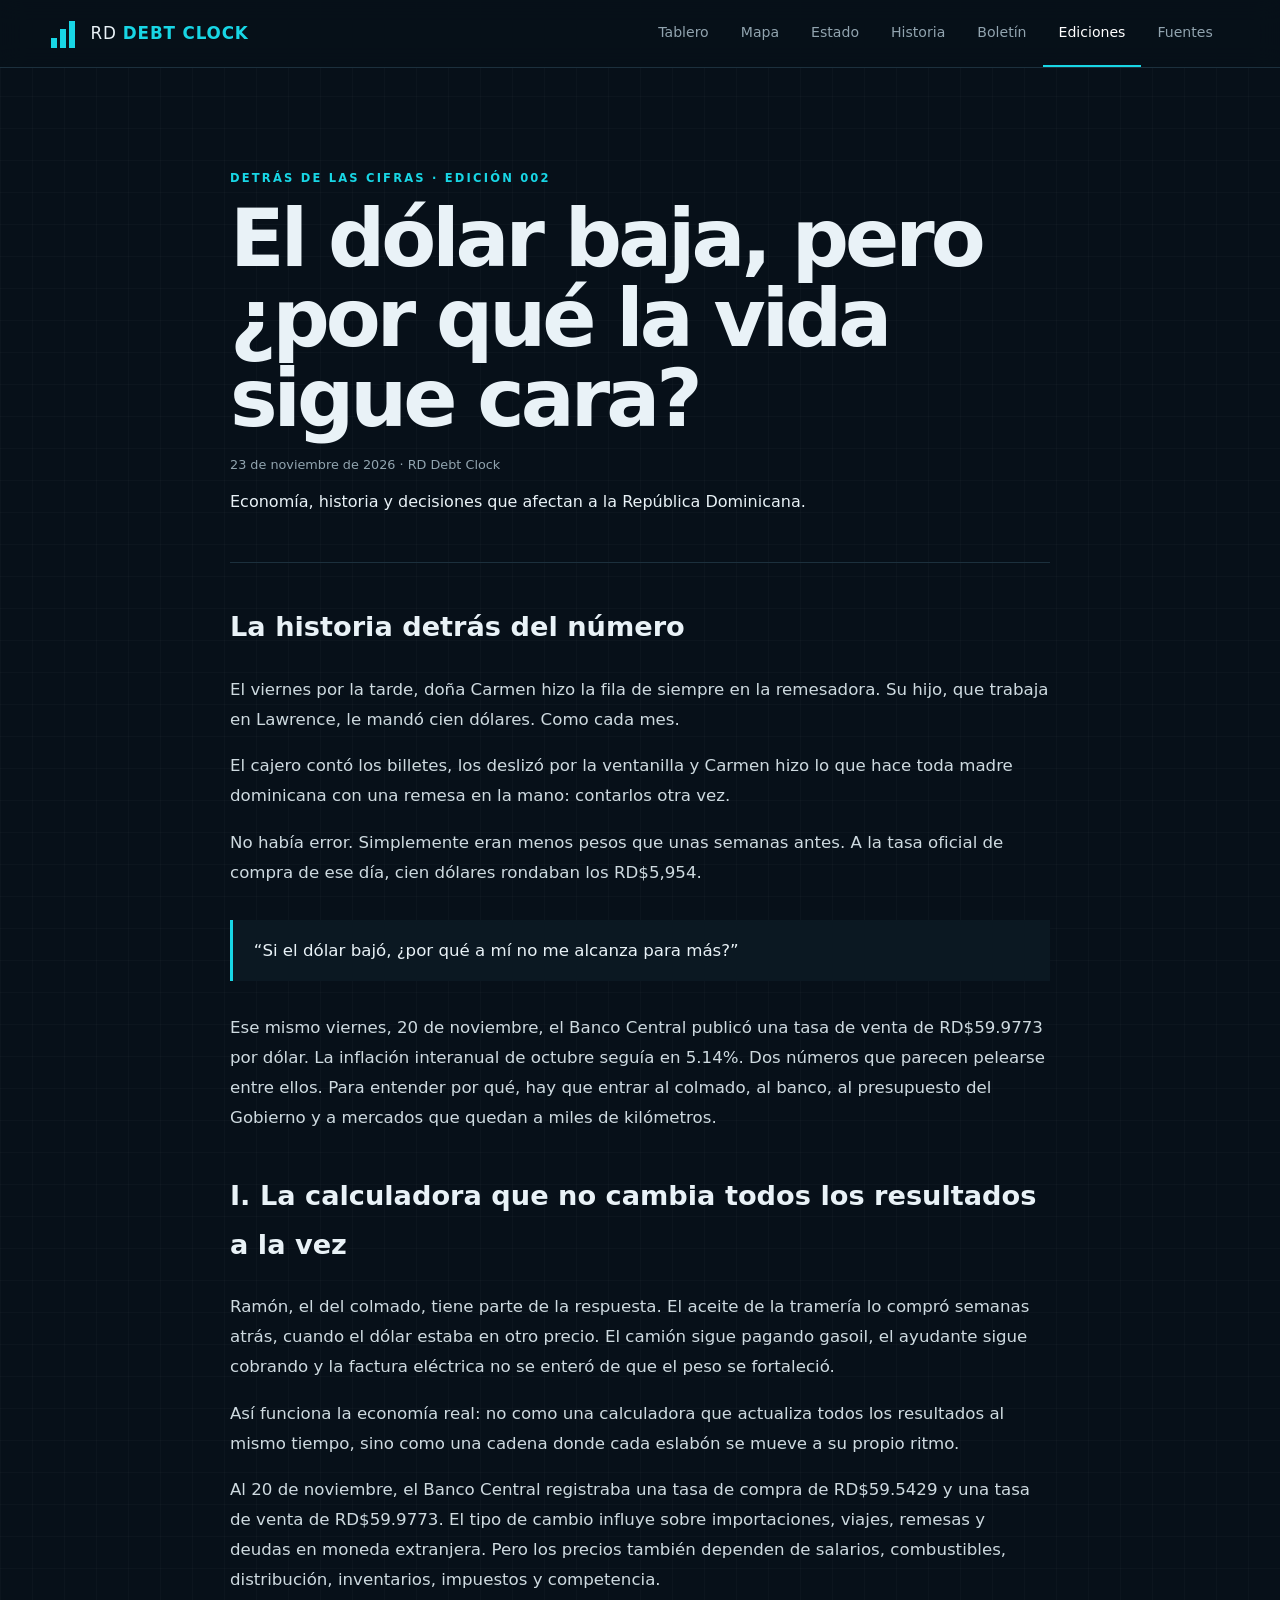
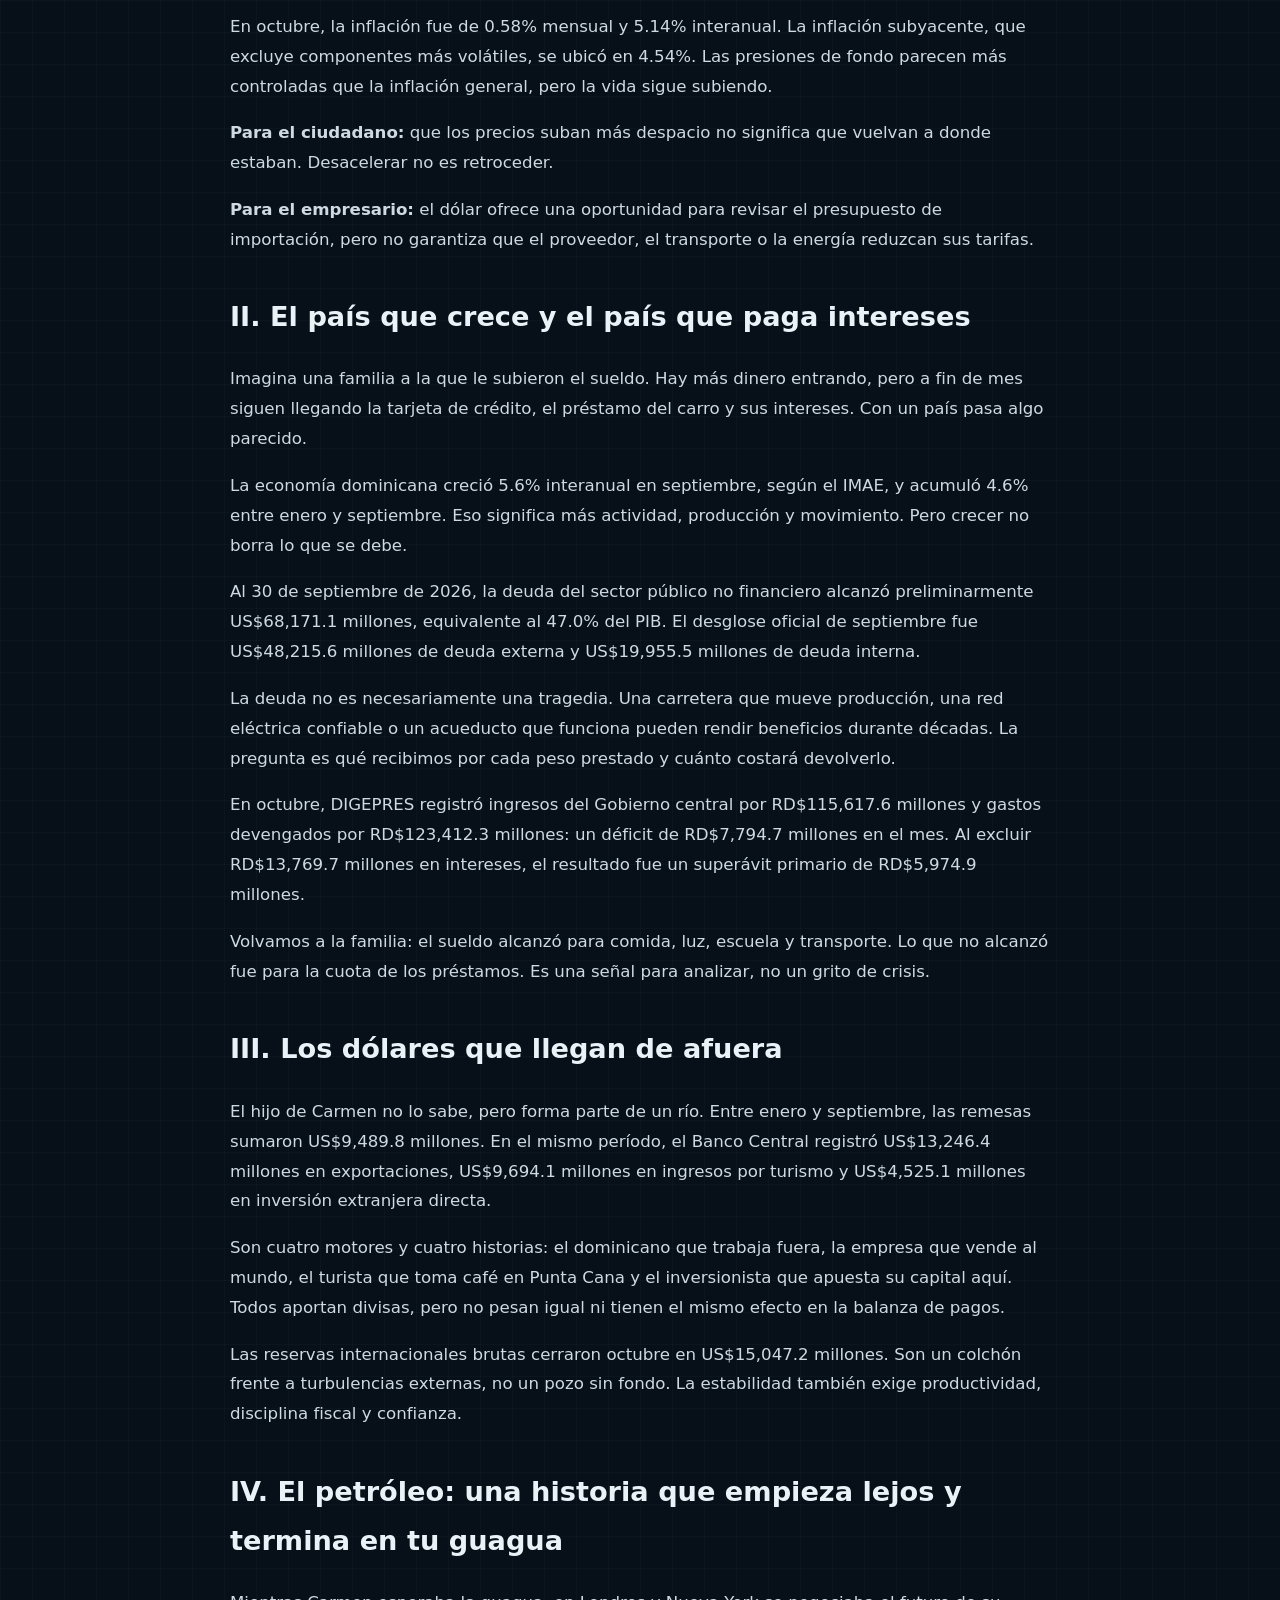
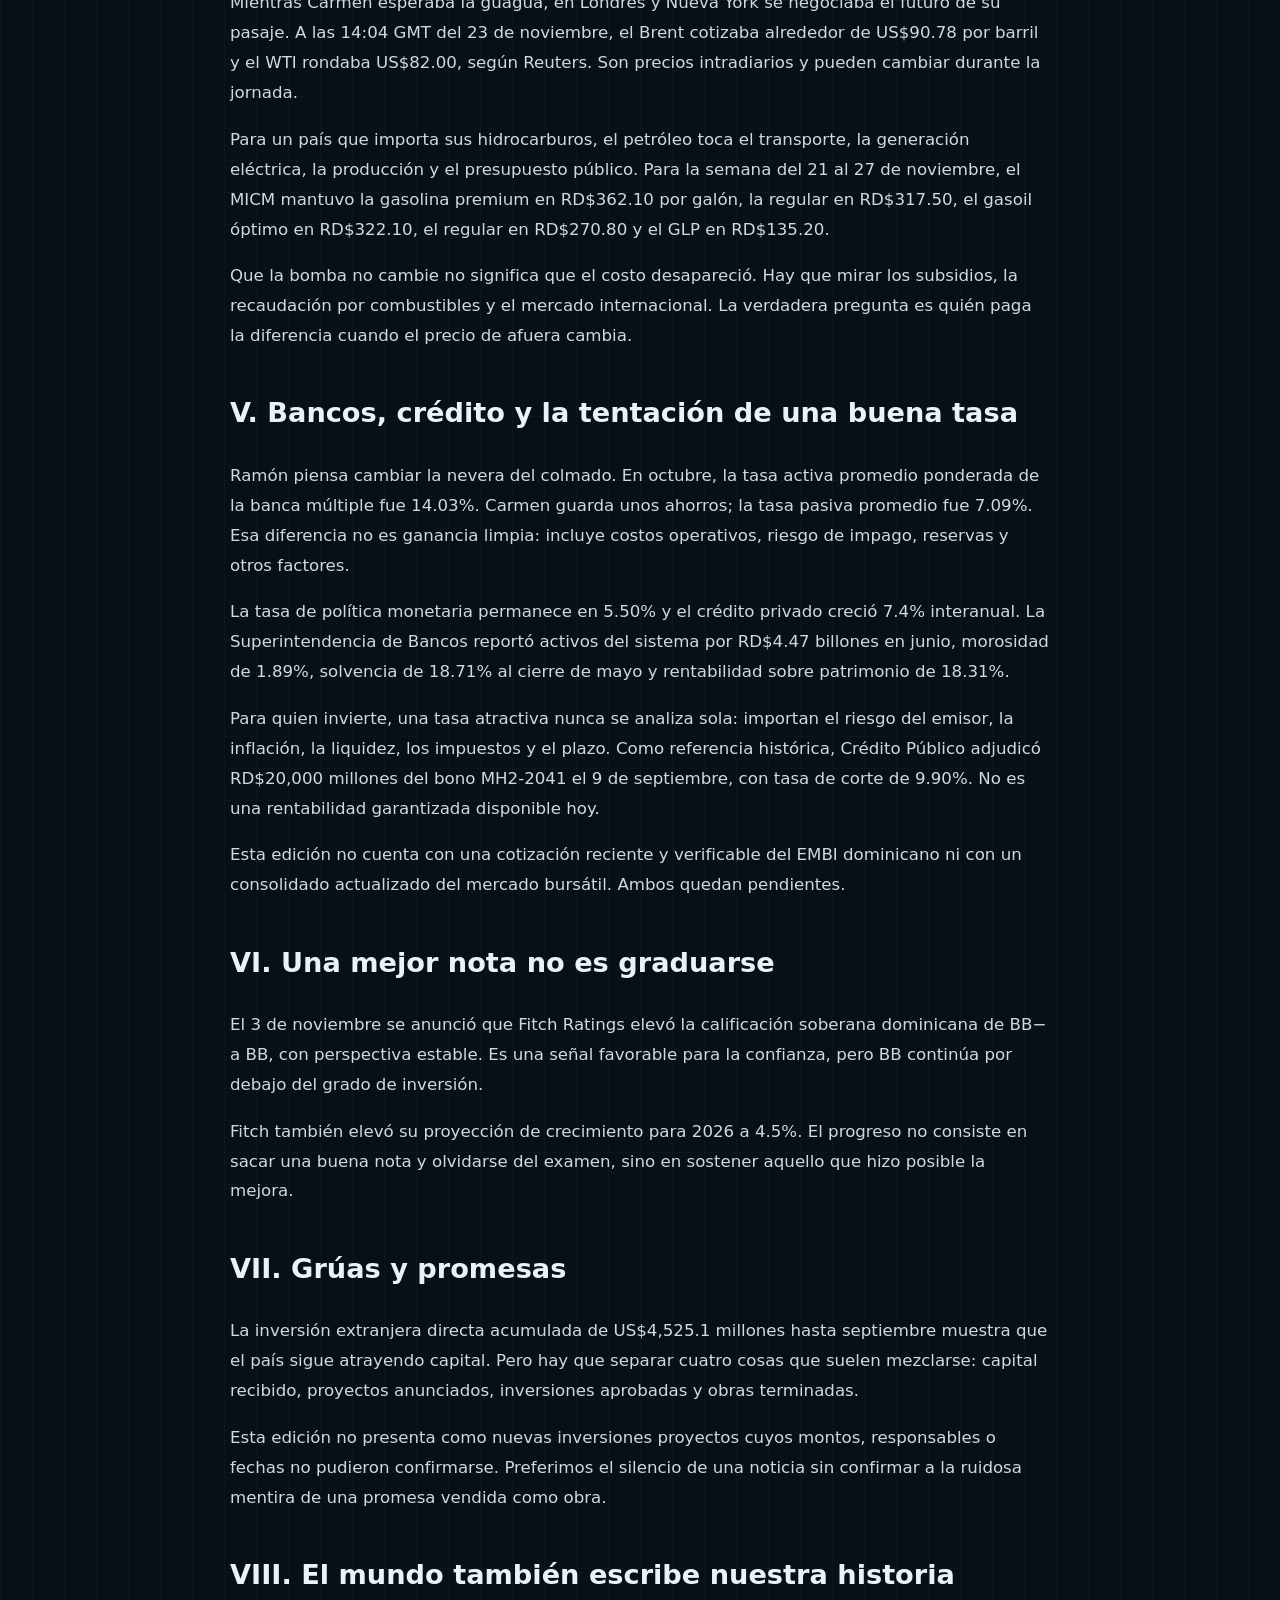
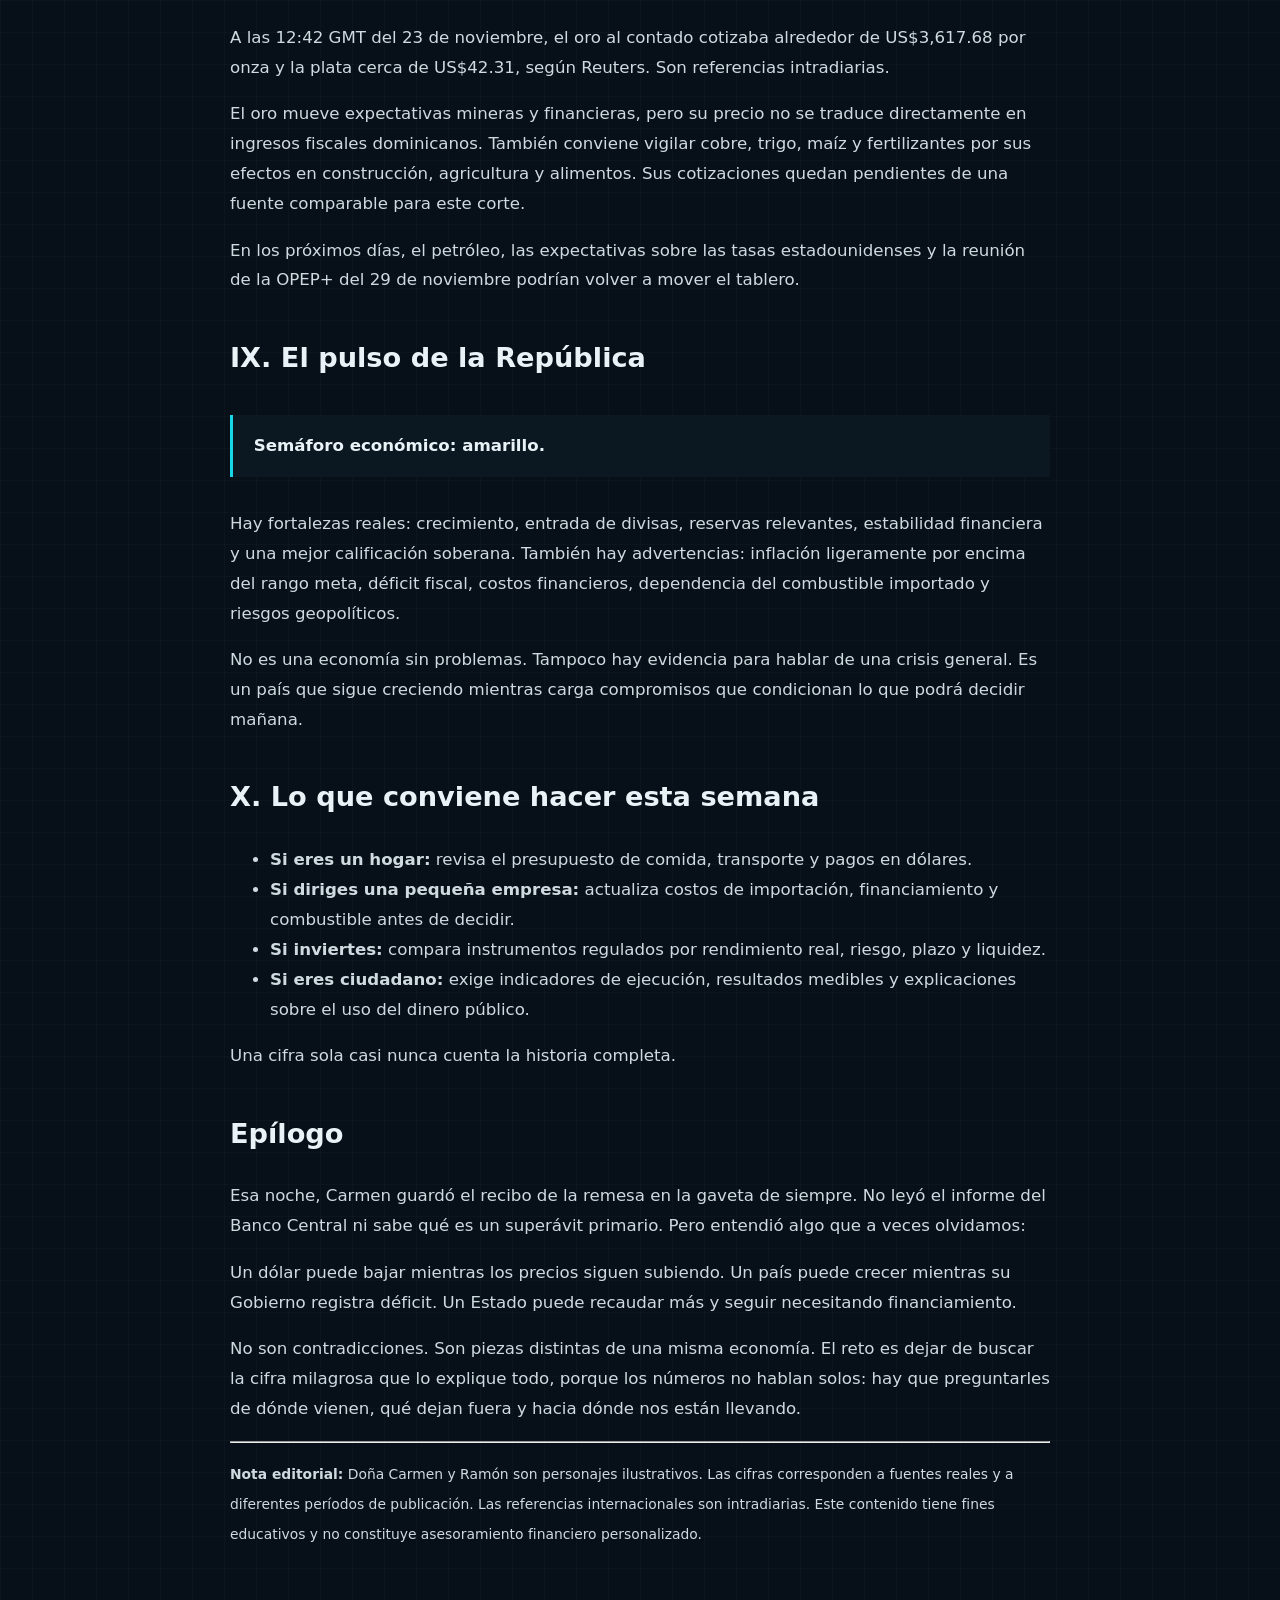
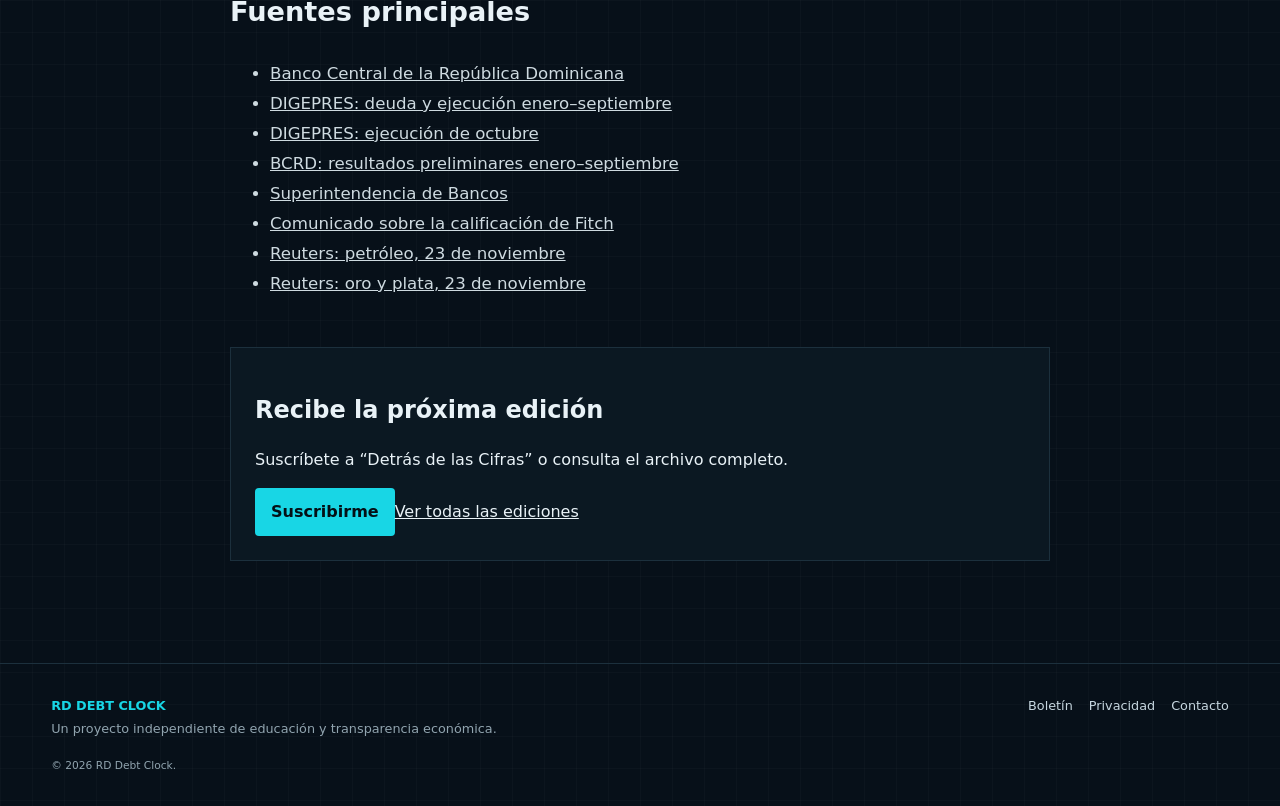
<file: articulos/el-dolar-baja-pero-la-vida-sigue-cara.html>
<!doctype html>
<html lang="es">
  <head>
    <meta charset="utf-8" />
    <meta name="viewport" content="width=device-width,initial-scale=1" />
    <link rel="icon" href="/favicon.ico" sizes="any" />
    <link rel="icon" href="/favicon.svg" type="image/svg+xml" />
    <meta name="description" content="Por qué un dólar más barato no reduce inmediatamente el costo de vida en República Dominicana." />
    <link rel="canonical" href="https://rddebtclock.com/articulos/el-dolar-baja-pero-la-vida-sigue-cara.html" />
    <meta property="og:type" content="article" />
    <meta property="og:locale" content="es_DO" />
    <meta property="og:site_name" content="RD Debt Clock" />
    <meta property="og:title" content="El dólar baja, pero ¿por qué la vida sigue cara?" />
    <meta property="og:description" content="El tipo de cambio, la inflación y los costos no se mueven al mismo ritmo." />
    <meta property="og:url" content="https://rddebtclock.com/articulos/el-dolar-baja-pero-la-vida-sigue-cara.html" />
    <meta property="og:image" content="https://rddebtclock.com/og-card.png" />
    <meta property="article:published_time" content="2026-11-23" />
    <title>El dólar baja, pero ¿por qué la vida sigue cara? — RD Debt Clock</title>
    <link rel="stylesheet" href="../style.css?v=20261105b" />
    <link rel="stylesheet" href="../editorial.css?v=20261123" />
  </head>
  <body>
    <header class="topbar">
      <a class="brand" href="/"><span class="brand-mark" aria-hidden="true"><i></i><i></i><i></i></span><span>RD <strong>DEBT CLOCK</strong></span></a>
      <nav aria-label="Navegación principal"><a href="/">Tablero</a><a href="../mapa.html">Mapa</a><a href="../estado-presupuesto.html">Estado</a><a href="../historia.html">Historia</a><a href="../boletin.html">Boletín</a><a class="active" href="../ediciones.html">Ediciones</a><a href="../fuentes.html">Fuentes</a></nav>
    </header>
    <main>
      <article class="article">
        <header class="article-header">
          <p class="eyebrow">DETRÁS DE LAS CIFRAS · EDICIÓN 002</p>
          <h1>El dólar baja, pero ¿por qué la vida sigue cara?</h1>
          <p class="article-meta"><time datetime="2026-11-23">23 de noviembre de 2026</time> · RD Debt Clock</p>
          <p>Economía, historia y decisiones que afectan a la República Dominicana.</p>
        </header>
        <div class="article-body">
          <h2>La historia detrás del número</h2>
          <p>El viernes por la tarde, doña Carmen hizo la fila de siempre en la remesadora. Su hijo, que trabaja en Lawrence, le mandó cien dólares. Como cada mes.</p>
          <p>El cajero contó los billetes, los deslizó por la ventanilla y Carmen hizo lo que hace toda madre dominicana con una remesa en la mano: contarlos otra vez.</p>
          <p>No había error. Simplemente eran menos pesos que unas semanas antes. A la tasa oficial de compra de ese día, cien dólares rondaban los RD$5,954.</p>
          <blockquote>“Si el dólar bajó, ¿por qué a mí no me alcanza para más?”</blockquote>
          <p>Ese mismo viernes, 20 de noviembre, el Banco Central publicó una tasa de venta de RD$59.9773 por dólar. La inflación interanual de octubre seguía en 5.14%. Dos números que parecen pelearse entre ellos. Para entender por qué, hay que entrar al colmado, al banco, al presupuesto del Gobierno y a mercados que quedan a miles de kilómetros.</p>

          <h2>I. La calculadora que no cambia todos los resultados a la vez</h2>
          <p>Ramón, el del colmado, tiene parte de la respuesta. El aceite de la tramería lo compró semanas atrás, cuando el dólar estaba en otro precio. El camión sigue pagando gasoil, el ayudante sigue cobrando y la factura eléctrica no se enteró de que el peso se fortaleció.</p>
          <p>Así funciona la economía real: no como una calculadora que actualiza todos los resultados al mismo tiempo, sino como una cadena donde cada eslabón se mueve a su propio ritmo.</p>
          <p>Al 20 de noviembre, el Banco Central registraba una tasa de compra de RD$59.5429 y una tasa de venta de RD$59.9773. El tipo de cambio influye sobre importaciones, viajes, remesas y deudas en moneda extranjera. Pero los precios también dependen de salarios, combustibles, distribución, inventarios, impuestos y competencia.</p>
          <p>En octubre, la inflación fue de 0.58% mensual y 5.14% interanual. La inflación subyacente, que excluye componentes más volátiles, se ubicó en 4.54%. Las presiones de fondo parecen más controladas que la inflación general, pero la vida sigue subiendo.</p>
          <p><strong>Para el ciudadano:</strong> que los precios suban más despacio no significa que vuelvan a donde estaban. Desacelerar no es retroceder.</p>
          <p><strong>Para el empresario:</strong> el dólar ofrece una oportunidad para revisar el presupuesto de importación, pero no garantiza que el proveedor, el transporte o la energía reduzcan sus tarifas.</p>

          <h2>II. El país que crece y el país que paga intereses</h2>
          <p>Imagina una familia a la que le subieron el sueldo. Hay más dinero entrando, pero a fin de mes siguen llegando la tarjeta de crédito, el préstamo del carro y sus intereses. Con un país pasa algo parecido.</p>
          <p>La economía dominicana creció 5.6% interanual en septiembre, según el IMAE, y acumuló 4.6% entre enero y septiembre. Eso significa más actividad, producción y movimiento. Pero crecer no borra lo que se debe.</p>
          <p>Al 30 de septiembre de 2026, la deuda del sector público no financiero alcanzó preliminarmente US$68,171.1 millones, equivalente al 47.0% del PIB. El desglose oficial de septiembre fue US$48,215.6 millones de deuda externa y US$19,955.5 millones de deuda interna.</p>
          <p>La deuda no es necesariamente una tragedia. Una carretera que mueve producción, una red eléctrica confiable o un acueducto que funciona pueden rendir beneficios durante décadas. La pregunta es qué recibimos por cada peso prestado y cuánto costará devolverlo.</p>
          <p>En octubre, DIGEPRES registró ingresos del Gobierno central por RD$115,617.6 millones y gastos devengados por RD$123,412.3 millones: un déficit de RD$7,794.7 millones en el mes. Al excluir RD$13,769.7 millones en intereses, el resultado fue un superávit primario de RD$5,974.9 millones.</p>
          <p>Volvamos a la familia: el sueldo alcanzó para comida, luz, escuela y transporte. Lo que no alcanzó fue para la cuota de los préstamos. Es una señal para analizar, no un grito de crisis.</p>

          <h2>III. Los dólares que llegan de afuera</h2>
          <p>El hijo de Carmen no lo sabe, pero forma parte de un río. Entre enero y septiembre, las remesas sumaron US$9,489.8 millones. En el mismo período, el Banco Central registró US$13,246.4 millones en exportaciones, US$9,694.1 millones en ingresos por turismo y US$4,525.1 millones en inversión extranjera directa.</p>
          <p>Son cuatro motores y cuatro historias: el dominicano que trabaja fuera, la empresa que vende al mundo, el turista que toma café en Punta Cana y el inversionista que apuesta su capital aquí. Todos aportan divisas, pero no pesan igual ni tienen el mismo efecto en la balanza de pagos.</p>
          <p>Las reservas internacionales brutas cerraron octubre en US$15,047.2 millones. Son un colchón frente a turbulencias externas, no un pozo sin fondo. La estabilidad también exige productividad, disciplina fiscal y confianza.</p>

          <h2>IV. El petróleo: una historia que empieza lejos y termina en tu guagua</h2>
          <p>Mientras Carmen esperaba la guagua, en Londres y Nueva York se negociaba el futuro de su pasaje. A las 14:04 GMT del 23 de noviembre, el Brent cotizaba alrededor de US$90.78 por barril y el WTI rondaba US$82.00, según Reuters. Son precios intradiarios y pueden cambiar durante la jornada.</p>
          <p>Para un país que importa sus hidrocarburos, el petróleo toca el transporte, la generación eléctrica, la producción y el presupuesto público. Para la semana del 21 al 27 de noviembre, el MICM mantuvo la gasolina premium en RD$362.10 por galón, la regular en RD$317.50, el gasoil óptimo en RD$322.10, el regular en RD$270.80 y el GLP en RD$135.20.</p>
          <p>Que la bomba no cambie no significa que el costo desapareció. Hay que mirar los subsidios, la recaudación por combustibles y el mercado internacional. La verdadera pregunta es quién paga la diferencia cuando el precio de afuera cambia.</p>

          <h2>V. Bancos, crédito y la tentación de una buena tasa</h2>
          <p>Ramón piensa cambiar la nevera del colmado. En octubre, la tasa activa promedio ponderada de la banca múltiple fue 14.03%. Carmen guarda unos ahorros; la tasa pasiva promedio fue 7.09%. Esa diferencia no es ganancia limpia: incluye costos operativos, riesgo de impago, reservas y otros factores.</p>
          <p>La tasa de política monetaria permanece en 5.50% y el crédito privado creció 7.4% interanual. La Superintendencia de Bancos reportó activos del sistema por RD$4.47 billones en junio, morosidad de 1.89%, solvencia de 18.71% al cierre de mayo y rentabilidad sobre patrimonio de 18.31%.</p>
          <p>Para quien invierte, una tasa atractiva nunca se analiza sola: importan el riesgo del emisor, la inflación, la liquidez, los impuestos y el plazo. Como referencia histórica, Crédito Público adjudicó RD$20,000 millones del bono MH2-2041 el 9 de septiembre, con tasa de corte de 9.90%. No es una rentabilidad garantizada disponible hoy.</p>
          <p>Esta edición no cuenta con una cotización reciente y verificable del EMBI dominicano ni con un consolidado actualizado del mercado bursátil. Ambos quedan pendientes.</p>

          <h2>VI. Una mejor nota no es graduarse</h2>
          <p>El 3 de noviembre se anunció que Fitch Ratings elevó la calificación soberana dominicana de BB− a BB, con perspectiva estable. Es una señal favorable para la confianza, pero BB continúa por debajo del grado de inversión.</p>
          <p>Fitch también elevó su proyección de crecimiento para 2026 a 4.5%. El progreso no consiste en sacar una buena nota y olvidarse del examen, sino en sostener aquello que hizo posible la mejora.</p>

          <h2>VII. Grúas y promesas</h2>
          <p>La inversión extranjera directa acumulada de US$4,525.1 millones hasta septiembre muestra que el país sigue atrayendo capital. Pero hay que separar cuatro cosas que suelen mezclarse: capital recibido, proyectos anunciados, inversiones aprobadas y obras terminadas.</p>
          <p>Esta edición no presenta como nuevas inversiones proyectos cuyos montos, responsables o fechas no pudieron confirmarse. Preferimos el silencio de una noticia sin confirmar a la ruidosa mentira de una promesa vendida como obra.</p>

          <h2>VIII. El mundo también escribe nuestra historia</h2>
          <p>A las 12:42 GMT del 23 de noviembre, el oro al contado cotizaba alrededor de US$3,617.68 por onza y la plata cerca de US$42.31, según Reuters. Son referencias intradiarias.</p>
          <p>El oro mueve expectativas mineras y financieras, pero su precio no se traduce directamente en ingresos fiscales dominicanos. También conviene vigilar cobre, trigo, maíz y fertilizantes por sus efectos en construcción, agricultura y alimentos. Sus cotizaciones quedan pendientes de una fuente comparable para este corte.</p>
          <p>En los próximos días, el petróleo, las expectativas sobre las tasas estadounidenses y la reunión de la OPEP+ del 29 de noviembre podrían volver a mover el tablero.</p>

          <h2>IX. El pulso de la República</h2>
          <blockquote><strong>Semáforo económico: amarillo.</strong></blockquote>
          <p>Hay fortalezas reales: crecimiento, entrada de divisas, reservas relevantes, estabilidad financiera y una mejor calificación soberana. También hay advertencias: inflación ligeramente por encima del rango meta, déficit fiscal, costos financieros, dependencia del combustible importado y riesgos geopolíticos.</p>
          <p>No es una economía sin problemas. Tampoco hay evidencia para hablar de una crisis general. Es un país que sigue creciendo mientras carga compromisos que condicionan lo que podrá decidir mañana.</p>

          <h2>X. Lo que conviene hacer esta semana</h2>
          <ul>
            <li><strong>Si eres un hogar:</strong> revisa el presupuesto de comida, transporte y pagos en dólares.</li>
            <li><strong>Si diriges una pequeña empresa:</strong> actualiza costos de importación, financiamiento y combustible antes de decidir.</li>
            <li><strong>Si inviertes:</strong> compara instrumentos regulados por rendimiento real, riesgo, plazo y liquidez.</li>
            <li><strong>Si eres ciudadano:</strong> exige indicadores de ejecución, resultados medibles y explicaciones sobre el uso del dinero público.</li>
          </ul>
          <p>Una cifra sola casi nunca cuenta la historia completa.</p>

          <h2>Epílogo</h2>
          <p>Esa noche, Carmen guardó el recibo de la remesa en la gaveta de siempre. No leyó el informe del Banco Central ni sabe qué es un superávit primario. Pero entendió algo que a veces olvidamos:</p>
          <p>Un dólar puede bajar mientras los precios siguen subiendo. Un país puede crecer mientras su Gobierno registra déficit. Un Estado puede recaudar más y seguir necesitando financiamiento.</p>
          <p>No son contradicciones. Son piezas distintas de una misma economía. El reto es dejar de buscar la cifra milagrosa que lo explique todo, porque los números no hablan solos: hay que preguntarles de dónde vienen, qué dejan fuera y hacia dónde nos están llevando.</p>

          <hr />
          <p><small><strong>Nota editorial:</strong> Doña Carmen y Ramón son personajes ilustrativos. Las cifras corresponden a fuentes reales y a diferentes períodos de publicación. Las referencias internacionales son intradiarias. Este contenido tiene fines educativos y no constituye asesoramiento financiero personalizado.</small></p>
          <h2>Fuentes principales</h2>
          <ul>
            <li><a href="https://www.bancentral.gov.do/" target="_blank" rel="noopener noreferrer">Banco Central de la República Dominicana</a></li>
            <li><a href="https://digepres.gob.do/wp-content/uploads/2026/10/Informe-Ejecucion-Presupuestaria-Enero-Septiembre-2026.pdf" target="_blank" rel="noopener noreferrer">DIGEPRES: deuda y ejecución enero–septiembre</a></li>
            <li><a href="https://www.digepres.gob.do/wp-content/uploads/2026/11/Informe-Ejecucion-Presupuestaria-Octubre-2026.pdf" target="_blank" rel="noopener noreferrer">DIGEPRES: ejecución de octubre</a></li>
            <li><a href="https://cdn.bancentral.gov.do/documents/publicaciones-economicas/resultados-preliminares-de-la-economia-dominicana/documents/infeco_preliminar2026-09.pdf" target="_blank" rel="noopener noreferrer">BCRD: resultados preliminares enero–septiembre</a></li>
            <li><a href="https://sb.gob.do/prensa/activos-del-sistema-financiero-alcanzaron-los-rd-447-billones-en-junio-de-2026/" target="_blank" rel="noopener noreferrer">Superintendencia de Bancos</a></li>
            <li><a href="https://www.presidencia.gob.do/noticias/fitch-ratings-eleva-la-calificacion-crediticia-de-la-republica-dominicana-bb-con" target="_blank" rel="noopener noreferrer">Comunicado sobre la calificación de Fitch</a></li>
            <li><a href="https://www.reuters.com/business/energy/oil-prices-fall-amid-equity-selloff-though-iran-war-attacks-limit-losses-2026-11-23/" target="_blank" rel="noopener noreferrer">Reuters: petróleo, 23 de noviembre</a></li>
            <li><a href="https://www.reuters.com/world/india/gold-rises-14-month-low-markets-await-key-us-inflation-data-2026-11-23/" target="_blank" rel="noopener noreferrer">Reuters: oro y plata, 23 de noviembre</a></li>
          </ul>
        </div>
        <aside class="article-cta"><h2>Recibe la próxima edición</h2><p>Suscríbete a “Detrás de las Cifras” o consulta el archivo completo.</p><a class="button-link" href="../boletin.html">Suscribirme</a><a href="../ediciones.html">Ver todas las ediciones</a></aside>
      </article>
    </main>
    <footer><div><strong>RD DEBT CLOCK</strong><p>Un proyecto independiente de educación y transparencia económica.</p></div><div><a href="../boletin.html">Boletín</a><a href="../privacidad.html">Privacidad</a><a href="mailto:rddebtclock@gmail.com">Contacto</a></div><small>© 2026 RD Debt Clock.</small></footer>
  </body>
</html>
</file>
<file: style.css>
:root{--ink:#e9f2f7;--muted:#91a4af;--bg:#071019;--panel:#0b1822;--line:#1c303d;--cyan:#18d6e5;--red:#ff5b62;--amber:#ffbf47;--green:#42d392;font-family:Inter,ui-sans-serif,system-ui,-apple-system,"Segoe UI",sans-serif;color-scheme:dark}*{box-sizing:border-box}html{scroll-behavior:smooth}body{margin:0;background:var(--bg);color:var(--ink);font-size:16px;line-height:1.5;background-image:linear-gradient(rgba(255,255,255,.018) 1px,transparent 1px),linear-gradient(90deg,rgba(255,255,255,.018) 1px,transparent 1px);background-size:32px 32px}.skip-link{position:fixed;left:1rem;top:-4rem;background:#fff;color:#000;padding:.7rem 1rem;z-index:100}.skip-link:focus{top:1rem}a{color:inherit}.topbar{min-height:68px;padding:0 clamp(1rem,4vw,3.5rem);display:flex;align-items:center;border-bottom:1px solid var(--line);background:rgba(7,16,25,.94);backdrop-filter:blur(12px);position:sticky;top:0;z-index:20}.brand{display:flex;align-items:center;gap:.7rem;text-decoration:none;font-size:1.05rem;letter-spacing:.05em}.brand strong{color:var(--cyan)}.brand-mark{width:28px;height:28px;display:flex;align-items:end;gap:3px}.brand-mark i{display:block;width:6px;background:var(--cyan)}.brand-mark i:nth-child(1){height:10px}.brand-mark i:nth-child(2){height:19px}.brand-mark i:nth-child(3){height:27px}.topbar nav{margin-left:auto;display:flex;align-self:stretch}.topbar nav a{display:grid;place-items:center;padding:0 1rem;text-decoration:none;color:var(--muted);border-bottom:2px solid transparent;font-size:.88rem}.topbar nav a:hover,.topbar nav a.active{color:#fff;border-color:var(--cyan)}.live-badge{margin-left:1.2rem;border:1px solid var(--line);padding:.38rem .7rem;border-radius:999px;color:#bed0da;font-size:.75rem}.live-badge span,.pulse{display:inline-block;width:7px;height:7px;background:var(--green);border-radius:50%;margin-right:.4rem;box-shadow:0 0 10px var(--green)}main{max-width:1500px;margin:auto;padding:0 clamp(1rem,4vw,3.5rem)}.masthead{display:grid;grid-template-columns:minmax(0,1fr) auto;gap:3rem;align-items:end;padding:clamp(2rem,6vw,5rem) 0 2rem;border-bottom:1px solid var(--line)}.eyebrow{margin:0 0 .7rem;color:var(--cyan);font-weight:800;font-size:.72rem;letter-spacing:.19em}.masthead h1{font-size:clamp(2rem,5vw,4.9rem);line-height:.98;letter-spacing:-.055em;margin:0;max-width:900px}.masthead h1 em{color:var(--muted);font-style:normal;font-weight:400}.intro{color:#a9bac4;max-width:700px;margin:1.2rem 0 0}.asof{border-left:2px solid var(--cyan);padding-left:1rem;min-width:220px}.asof span,.asof small{display:block;color:var(--muted);font-size:.7rem;letter-spacing:.08em}.asof strong{display:block;font-size:1.2rem;margin:.25rem 0}.hero-grid{display:grid;grid-template-columns:2fr 1fr 1fr;border:1px solid var(--line);margin:1.5rem 0;background:var(--panel)}.hero-grid article{padding:1.4rem;min-width:0}.hero-grid article+article{border-left:1px solid var(--line)}.metric-head,.ticker-row{display:flex;justify-content:space-between;gap:1rem}.metric-head{color:#b8cad4;font-size:.78rem;font-weight:800;letter-spacing:.1em}.tag{font-size:.62rem;padding:.2rem .4rem;border-radius:3px}.tag.estimate{background:rgba(255,191,71,.14);color:var(--amber);border:1px solid rgba(255,191,71,.35)}.tag.official{background:rgba(66,211,146,.11);color:var(--green);border:1px solid rgba(66,211,146,.28)}.tag.derived{background:rgba(57,135,255,.13);color:#78adff;border:1px solid rgba(57,135,255,.3)}.hero-number{font-variant-numeric:tabular-nums;font-family:"Arial Narrow",Impact,sans-serif;color:var(--red);font-size:clamp(2rem,5vw,5rem);line-height:1;letter-spacing:-.025em;margin:.65rem 0 1rem;white-space:nowrap}.ticker-row{border-top:1px solid var(--line);padding-top:.8rem;color:var(--muted);font-size:.75rem}.ticker-row b{color:var(--ink);font-size:.95rem;margin-right:.3rem}.debt-hero>p,.ratio-card p,.per-person p{font-size:.72rem;color:var(--muted);margin:.8rem 0 0}.ratio-card{display:flex;align-items:center;gap:1rem}.donut{--value:50;width:96px;aspect-ratio:1;border-radius:50%;display:grid;place-items:center;background:conic-gradient(var(--cyan) calc(var(--value)*1%),#172934 0);position:relative;flex:none}.donut:before{content:"";position:absolute;inset:10px;border-radius:50%;background:var(--panel)}.donut span{position:relative;font:700 1.3rem monospace}.donut small{font-size:.7rem}.label{display:block;color:var(--muted);font-size:.69rem;letter-spacing:.12em;font-weight:800}.ratio-card strong,.per-person strong{font-size:2rem}.per-person{display:flex;flex-direction:column;justify-content:center}.peso-value{color:var(--cyan);font:700 1.05rem monospace}.section-bar{margin-top:2.5rem;display:flex;justify-content:space-between;align-items:end;border-bottom:1px solid var(--line);padding-bottom:.75rem}.section-bar small{color:var(--muted);margin-left:.7rem}.filters{display:flex;flex-wrap:wrap;gap:.35rem}.filters button{border:1px solid var(--line);background:transparent;color:var(--muted);padding:.4rem .65rem;border-radius:4px;cursor:pointer;font:inherit;font-size:.76rem}.filters button:hover,.filters button.selected{background:var(--cyan);color:#041016;border-color:var(--cyan)}.metrics-grid{display:grid;grid-template-columns:repeat(4,minmax(0,1fr));border-left:1px solid var(--line);margin:0 0 4rem}.metric-card{min-height:190px;padding:1.15rem;border-right:1px solid var(--line);border-bottom:1px solid var(--line);background:rgba(11,24,34,.7);display:flex;flex-direction:column}.metric-card:hover{background:#0e202c}.metric-card .top{display:flex;justify-content:space-between;gap:.5rem}.metric-card h3{font-size:.74rem;letter-spacing:.09em;margin:0;color:#bfd0da}.metric-value{font-family:"Arial Narrow",Impact,sans-serif;font-variant-numeric:tabular-nums;font-size:clamp(1.7rem,3vw,2.7rem);line-height:1;margin:.9rem 0 .5rem;color:var(--cyan);white-space:nowrap}.metric-card[data-tone="red"] .metric-value{color:var(--red)}.metric-card[data-tone="amber"] .metric-value{color:var(--amber)}.metric-card[data-tone="green"] .metric-value{color:var(--green)}.metric-card p{font-size:.76rem;color:var(--muted);margin:auto 0 .8rem}.metric-meta{display:flex;justify-content:space-between;gap:.5rem;color:#78909d;font-size:.66rem;border-top:1px solid var(--line);padding-top:.6rem}.metric-meta a{color:#9cb3bf;text-decoration:none}.metric-meta a:hover{text-decoration:underline}.methodology{display:grid;grid-template-columns:1fr 1.1fr;gap:clamp(2rem,6vw,6rem);padding:4rem 0;border-top:1px solid var(--line)}.methodology h2{font-size:clamp(2rem,4vw,3.5rem);margin:.2rem 0}.methodology>div>p:last-child{color:var(--muted)}.methodology ol{list-style:none;margin:0;padding:0}.methodology li{display:flex;gap:1rem;padding:1rem 0;border-bottom:1px solid var(--line)}.methodology li>span{color:var(--cyan);font:700 1rem monospace}.methodology li p{color:var(--muted);margin:.3rem 0;font-size:.85rem}.load-error{grid-column:1/-1;padding:2rem;color:var(--red)}footer{max-width:1500px;margin:auto;padding:2rem clamp(1rem,4vw,3.5rem);border-top:1px solid var(--line);display:grid;grid-template-columns:1fr auto;gap:1rem;color:var(--muted);font-size:.8rem}footer strong{color:var(--cyan)}footer p{margin:.25rem 0}footer a{margin-left:1rem;text-decoration:none;color:#c6d6df}footer small{grid-column:1/-1}
@media(max-width:1050px){.hero-grid{grid-template-columns:1fr 1fr}.debt-hero{grid-column:1/-1}.hero-grid .ratio-card{border-left:0;border-top:1px solid var(--line)}.hero-grid .per-person{border-top:1px solid var(--line)}.metrics-grid{grid-template-columns:repeat(3,1fr)}}@media(max-width:760px){.topbar{height:auto;flex-wrap:wrap;padding:.7rem 1rem}.topbar nav{order:3;width:100%;overflow:auto}.topbar nav a{padding:.7rem}.live-badge{margin-left:auto}.masthead{grid-template-columns:1fr;gap:1.5rem}.hero-grid{grid-template-columns:1fr}.debt-hero{grid-column:auto}.hero-grid article+article,.hero-grid .ratio-card,.hero-grid .per-person{border-left:0;border-top:1px solid var(--line)}.hero-number{font-size:clamp(1.65rem,8vw,3rem)}.section-bar{align-items:start;flex-direction:column;gap:.8rem}.metrics-grid{grid-template-columns:repeat(2,1fr)}.methodology{grid-template-columns:1fr}footer{grid-template-columns:1fr}footer a{margin:0 1rem 0 0}}@media(max-width:480px){.live-badge{display:none}.metrics-grid{grid-template-columns:1fr}.metric-card{min-height:165px}.ticker-row{flex-direction:column;gap:.25rem}.ratio-card{align-items:flex-start}.hero-grid article{padding:1rem}}@media(prefers-reduced-motion:reduce){html{scroll-behavior:auto}}

.metric-card{min-width:0}
@media (min-width:1051px) and (max-width:1500px){.metrics-grid{grid-template-columns:repeat(3,minmax(0,1fr))}}
</file>
<file: enhancements.css>
.noscript-note{margin:.8rem 0;color:var(--muted);font-size:.8rem}
.share-panel{display:grid;grid-template-columns:1fr auto;gap:2rem;align-items:center;margin:0 0 4rem;padding:2rem;border:1px solid var(--line);background:linear-gradient(120deg,rgba(24,214,229,.08),rgba(11,24,34,.65))}
.share-panel h2{margin:.15rem 0;font-size:clamp(1.5rem,3vw,2.4rem)}
.share-panel p:last-child{margin:.5rem 0 0;color:var(--muted)}
.share-actions{display:flex;flex-wrap:wrap;justify-content:flex-end;align-items:center;gap:.6rem}
.button{border:1px solid var(--cyan);background:transparent;color:var(--ink);padding:.7rem 1rem;border-radius:4px;text-decoration:none;cursor:pointer;font:inherit;font-size:.82rem}
.button:hover,.button.primary{background:var(--cyan);color:#041016}
.share-actions [role="status"]{width:100%;text-align:right;color:var(--green);font-size:.75rem;min-height:1.1rem}
@media(max-width:760px){.share-panel{grid-template-columns:1fr}.share-actions{justify-content:flex-start}.share-actions [role="status"]{text-align:left}}
@media(max-width:480px){.share-panel{padding:1.2rem}.share-actions{align-items:stretch;flex-direction:column}.button{text-align:center}}
</file>
<file: editorial.css>
:root {
  --editorial-max: 1180px;
}
.editorial-main {
  max-width: var(--editorial-max);
  padding-bottom: 5rem;
}
.editorial-hero {
  padding: clamp(3rem, 8vw, 7rem) 0 2.5rem;
  border-bottom: 1px solid var(--line);
  display: grid;
  grid-template-columns: minmax(0, 1.4fr) minmax(280px, 0.6fr);
  gap: 3rem;
  align-items: end;
}
.editorial-hero h1 {
  font-size: clamp(2.7rem, 7vw, 6.3rem);
  line-height: 0.93;
  letter-spacing: -0.06em;
  margin: 0.35rem 0 1.2rem;
}
.editorial-hero h1 em {
  color: var(--cyan);
  font-style: normal;
}
.editorial-hero .intro {
  font-size: 1.08rem;
}
.edition-note {
  border-left: 2px solid var(--cyan);
  padding-left: 1rem;
  color: var(--muted);
}
.edition-note strong {
  display: block;
  color: var(--ink);
  font-size: 1.2rem;
  margin: 0.3rem 0;
}
.newsletter-layout {
  display: grid;
  grid-template-columns: minmax(0, 1.15fr) minmax(300px, 0.85fr);
  gap: clamp(2rem, 6vw, 5rem);
  padding: 3rem 0;
}
.promise-grid {
  display: grid;
  grid-template-columns: repeat(3, 1fr);
  gap: 1px;
  background: var(--line);
  border: 1px solid var(--line);
  margin-top: 2rem;
}
.promise-grid article {
  background: var(--panel);
  padding: 1.2rem;
}
.promise-grid span {
  color: var(--cyan);
  font: 700 0.8rem monospace;
}
.promise-grid h2 {
  font-size: 1rem;
  margin: 0.7rem 0 0.4rem;
}
.promise-grid p {
  font-size: 0.8rem;
  color: var(--muted);
  margin: 0;
}
.signup-card {
  background: var(--panel);
  border: 1px solid var(--line);
  padding: 1.5rem;
  align-self: start;
}
.signup-card h2 {
  font-size: 1.6rem;
  margin: 0.2rem 0 0.5rem;
}
.signup-card > p {
  color: var(--muted);
  font-size: 0.86rem;
}
.field {
  display: grid;
  gap: 0.4rem;
  margin: 1rem 0;
}
.field label {
  font-size: 0.75rem;
  font-weight: 800;
  letter-spacing: 0.08em;
  color: #bed0da;
}
.field input {
  width: 100%;
  background: #071019;
  color: var(--ink);
  border: 1px solid #29404d;
  border-radius: 4px;
  padding: 0.85rem;
  font: inherit;
}
.consent {
  display: flex;
  align-items: flex-start;
  gap: 0.7rem;
  color: #a9bac4;
  font-size: 0.78rem;
  margin: 1rem 0;
}
.consent input {
  margin-top: 0.2rem;
  accent-color: var(--cyan);
}
.signup-card button {
  width: 100%;
}
.signup-card button:disabled {
  opacity: 0.45;
  cursor: not-allowed;
}
.form-status {
  font-size: 0.75rem;
  color: var(--amber);
  border-top: 1px solid var(--line);
  padding-top: 1rem;
  margin-top: 1rem;
}
.fine-print {
  font-size: 0.7rem !important;
}
.brevo-form {
  margin: 1rem -1rem 0;
  overflow: hidden;
  border-radius: 4px;
  background: #fff;
}
.brevo-form iframe {
  display: block;
  width: 100%;
  max-width: 100%;
  min-height: 520px;
  margin: 0 auto;
  border: 0;
}
.fine-print a {
  color: var(--cyan);
}
.archive-head {
  padding: 3rem 0 1.5rem;
  border-bottom: 1px solid var(--line);
  display: flex;
  justify-content: space-between;
  gap: 2rem;
  align-items: end;
}
.archive-head h1 {
  font-size: clamp(2.4rem, 6vw, 5rem);
  line-height: 1;
  margin: 0.3rem 0;
}
.archive-head p {
  max-width: 600px;
  color: var(--muted);
}
.edition-list {
  display: grid;
  gap: 1px;
  background: var(--line);
  border: 1px solid var(--line);
  margin: 2rem 0;
}
.edition-card {
  background: var(--panel);
  padding: 1.5rem;
  display: grid;
  grid-template-columns: 150px 1fr auto;
  gap: 1.5rem;
  align-items: center;
  text-decoration: none;
}
.edition-card:hover {
  background: #10242f;
}
.edition-card time {
  color: var(--cyan);
  font: 700 0.76rem monospace;
}
.edition-card h2 {
  font-size: 1.2rem;
  margin: 0 0 0.35rem;
}
.edition-card p {
  color: var(--muted);
  font-size: 0.82rem;
  margin: 0;
}
.edition-card > span {
  font-size: 1.4rem;
  color: var(--cyan);
}
.article {
  max-width: 820px;
  margin: auto;
  padding: clamp(3rem, 8vw, 7rem) 0;
}
.article-header {
  border-bottom: 1px solid var(--line);
  padding-bottom: 2rem;
  margin-bottom: 2.5rem;
}
.article-header h1 {
  font-size: clamp(2.6rem, 7vw, 5rem);
  line-height: 1;
  letter-spacing: -0.05em;
  margin: 0.5rem 0 1rem;
}
.article-meta {
  color: var(--muted);
  font-size: 0.8rem;
}
.article-body {
  font-size: 1.04rem;
  line-height: 1.8;
  color: #cedae0;
}
.article-body h2 {
  color: var(--ink);
  font-size: 1.7rem;
  margin-top: 2.4rem;
}
.article-body blockquote {
  margin: 2rem 0;
  border-left: 3px solid var(--cyan);
  padding: 1rem 1.3rem;
  background: var(--panel);
  color: var(--ink);
}
.article-cta {
  margin-top: 3rem;
  padding: 1.5rem;
  border: 1px solid var(--line);
  background: var(--panel);
}
.button-link {
  display: inline-block;
  background: var(--cyan);
  color: #041016 !important;
  text-decoration: none;
  padding: 0.75rem 1rem;
  border-radius: 4px;
  font-weight: 800;
}
.privacy {
  max-width: 820px;
  margin: auto;
  padding: 4rem 0;
}
.privacy h1 {
  font-size: clamp(2.5rem, 6vw, 4.5rem);
  margin: 0.3rem 0;
}
.privacy h2 {
  margin-top: 2rem;
}
.privacy p,
.privacy li {
  color: #b7c7cf;
}
.privacy .updated {
  color: var(--cyan);
  font: 700 0.76rem monospace;
}
@media (max-width: 800px) {
  .editorial-hero,
  .newsletter-layout {
    grid-template-columns: 1fr;
  }
  .promise-grid {
    grid-template-columns: 1fr;
  }
  .edition-card {
    grid-template-columns: 1fr auto;
  }
  .edition-card time {
    grid-column: 1/-1;
  }
  .archive-head {
    display: block;
  }
}
@media (max-width: 480px) {
  .editorial-hero h1 {
    font-size: 2.8rem;
  }
  .edition-card {
    padding: 1.1rem;
  }
}
</file>
<file: estado-presupuesto.css>
.budget-main{max-width:1240px;margin:0 auto;padding:3rem 1.25rem 5rem}.budget-hero{display:grid;grid-template-columns:1.4fr .8fr;gap:2rem;align-items:end;padding:2rem 0 2.5rem;border-bottom:1px solid var(--line)}.budget-hero h1{font-size:clamp(2.5rem,6vw,5rem);line-height:.95;margin:.5rem 0 1rem}.budget-hero h1 em{color:var(--accent);font-style:normal}.budget-hero .intro{font-size:1.1rem;max-width:790px;line-height:1.7}.cutoff-card,.source-panel{padding:1.35rem;border:1px solid var(--line);background:var(--panel);border-radius:16px}.cutoff-card span,.metric-label{display:block;font-size:.76rem;letter-spacing:.09em;text-transform:uppercase;color:var(--muted)}.cutoff-card strong{display:block;font-size:1.4rem;margin:.35rem 0}.scope-note{margin:1.5rem 0;padding:1rem 1.2rem;border-left:4px solid var(--accent);background:rgba(69,200,175,.07);line-height:1.6}.budget-grid{display:grid;grid-template-columns:repeat(4,minmax(0,1fr));gap:1rem;margin:2rem 0}.budget-card{padding:1.25rem;border:1px solid var(--line);border-radius:15px;background:var(--panel)}.budget-card strong{display:block;font-size:1.55rem;margin:.5rem 0}.budget-card p{color:var(--muted);font-size:.9rem;line-height:1.5}.budget-card.good{border-top:4px solid #49c98a}.budget-card.warn{border-top:4px solid #efb84c}.budget-card.alert{border-top:4px solid #ef6b6b}.budget-card.info{border-top:4px solid var(--accent)}.budget-section{margin-top:3.75rem}.budget-section>header{display:flex;justify-content:space-between;gap:1rem;align-items:end;margin-bottom:1.25rem}.budget-section h2{font-size:clamp(1.7rem,3vw,2.5rem);margin:0}.budget-section header p{max-width:560px;color:var(--muted);line-height:1.5}.controls{display:grid;grid-template-columns:2fr 1fr 1fr auto;gap:.8rem;align-items:end;padding:1rem;border:1px solid var(--line);border-radius:15px;background:var(--panel)}.controls label span{display:block;margin-bottom:.4rem;color:var(--muted);font-size:.78rem;text-transform:uppercase;letter-spacing:.06em}.controls input,.controls select{width:100%;min-height:44px;padding:.65rem .75rem;border:1px solid var(--line);border-radius:9px;background:#0a1722;color:inherit}.controls .button{min-height:44px}.table-status{color:var(--muted);margin:.9rem 0}.table-wrap{overflow:auto;border:1px solid var(--line);border-radius:15px}.budget-table{width:100%;border-collapse:collapse;min-width:1120px;background:var(--panel)}.budget-table th,.budget-table td{padding:.85rem .8rem;border-bottom:1px solid var(--line);text-align:right;white-space:nowrap}.budget-table th:first-child,.budget-table td:first-child{text-align:left;white-space:normal;min-width:250px}.budget-table th{position:sticky;top:0;background:#0b1823;z-index:1;font-size:.75rem;text-transform:uppercase;letter-spacing:.04em}.budget-table th button{border:0;background:none;color:inherit;font:inherit;text-transform:inherit;cursor:pointer}.budget-table tbody tr{cursor:pointer}.budget-table tbody tr:hover,.budget-table tbody tr:focus{background:rgba(69,200,175,.08);outline:none}.institution-code{display:block;color:var(--muted);font-size:.75rem;margin-top:.2rem}.execution-cell{font-weight:700}.na{color:var(--muted)}.definitions{display:grid;grid-template-columns:repeat(3,1fr);gap:1rem}.definition{padding:1.2rem;border:1px solid var(--line);border-radius:14px}.definition h3{margin:.15rem 0 .6rem;font-size:1rem}.definition p{margin:0;color:var(--muted);line-height:1.55}.source-panel{margin-top:3rem}.source-panel li{margin:.65rem 0;line-height:1.5}.method-warning{margin-top:1.5rem;padding:1.2rem;border:1px solid #efb84c;border-radius:12px}.method-warning strong{color:#efb84c}.institution-dialog{width:min(720px,calc(100% - 2rem));border:1px solid var(--line);border-radius:18px;background:#0a1722;color:inherit;padding:1.5rem;box-shadow:0 20px 80px #000}.institution-dialog::backdrop{background:rgba(0,0,0,.72)}.dialog-close{float:right;border:0;background:none;color:inherit;font-size:2rem;cursor:pointer}.dialog-code,.dialog-note{color:var(--muted)}.dialog-grid{display:grid;grid-template-columns:repeat(3,1fr);gap:.8rem;margin:1.25rem 0}.dialog-metric{padding:1rem;border:1px solid var(--line);border-radius:12px}.dialog-metric span{display:block;color:var(--muted);font-size:.75rem;text-transform:uppercase}.dialog-metric strong{display:block;margin-top:.35rem;font-size:1.15rem}@media(max-width:950px){.budget-hero{grid-template-columns:1fr}.budget-grid{grid-template-columns:repeat(2,1fr)}.controls{grid-template-columns:1fr 1fr}.definitions{grid-template-columns:1fr 1fr}}@media(max-width:620px){.budget-grid,.definitions,.controls,.dialog-grid{grid-template-columns:1fr}.budget-section>header{display:block}.budget-section header p{margin-top:.65rem}.budget-main{padding-top:1.5rem}}
</file>
<file: historia.css>
.history-shell {
  width: min(1180px, 92vw);
  margin: auto;
}
.topbar nav {
  flex-wrap: wrap;
}
.history-hero {
  display: grid;
  grid-template-columns: minmax(0, 1fr) 260px;
  gap: 3rem;
  align-items: end;
  padding: clamp(3rem, 8vw, 7rem) 0 2.5rem;
  border-bottom: 1px solid var(--line);
}
.history-hero h1 {
  font-size: clamp(3rem, 8vw, 6.8rem);
  line-height: 0.88;
  letter-spacing: -0.055em;
  margin: 0.45rem 0 1.2rem;
}
.history-hero h1 em {
  display: block;
  color: var(--cyan);
  font-style: normal;
}
.history-hero > div > p:last-child {
  max-width: 760px;
  color: var(--muted);
  font-size: 1rem;
  line-height: 1.75;
}
.history-hero aside {
  border-left: 2px solid var(--cyan);
  padding: 1rem 0 1rem 1.2rem;
  display: grid;
  gap: 0.35rem;
}
.history-hero aside span,
.history-hero aside small {
  font: 700 0.7rem monospace;
  color: var(--muted);
  letter-spacing: 0.08em;
}
.history-hero aside strong {
  font-size: 1.35rem;
}
.history-notice {
  display: flex;
  gap: 1.3rem;
  align-items: baseline;
  margin: 1.5rem 0 3rem;
  padding: 1.1rem 1.3rem;
  background: #0c202a;
  border: 1px solid var(--line);
  border-left: 3px solid var(--amber);
}
.history-notice strong {
  white-space: nowrap;
  color: var(--amber);
}
.history-notice p {
  margin: 0;
  color: var(--muted);
  font-size: 0.86rem;
  line-height: 1.6;
}
.history-controls {
  display: grid;
  grid-template-columns: 1fr repeat(3, minmax(150px, 210px));
  gap: 1rem;
  align-items: end;
  padding: 1.5rem;
  background: var(--panel);
  border: 1px solid var(--line);
  margin-bottom: 4rem;
}
.history-controls h2,
.history-section-head h2,
.chart-panel h2,
.context-panel h2,
.method-grid h2 {
  margin: 0.25rem 0;
  font-size: clamp(1.6rem, 3vw, 2.5rem);
}
.history-controls label {
  display: grid;
  gap: 0.45rem;
  color: #a9bac4;
  font-size: 0.72rem;
  font-weight: 800;
  letter-spacing: 0.06em;
  text-transform: uppercase;
}
.history-controls select {
  width: 100%;
  background: #071019;
  color: var(--ink);
  border: 1px solid #29404d;
  border-radius: 3px;
  padding: 0.8rem;
  font-family: inherit;
  font-size: 0.9rem;
  font-weight: 700;
}
.history-section-head {
  display: flex;
  justify-content: space-between;
  gap: 2rem;
  align-items: end;
  margin-bottom: 1.2rem;
}
.history-section-head > p {
  max-width: 500px;
  color: var(--muted);
  font-size: 0.82rem;
  text-align: right;
}
.coverage-pill {
  font: 700 0.72rem monospace;
  color: var(--cyan);
  border: 1px solid #285261;
  padding: 0.55rem 0.7rem;
}
.history-cards {
  display: grid;
  grid-template-columns: repeat(3, 1fr);
  gap: 1px;
  background: var(--line);
  border: 1px solid var(--line);
  margin-bottom: 4rem;
}
.history-card {
  background: var(--panel);
  padding: 1.3rem;
  min-height: 210px;
  display: flex;
  flex-direction: column;
}
.history-card .card-top {
  display: flex;
  justify-content: space-between;
  gap: 1rem;
}
.history-card h3 {
  font-size: 0.78rem;
  letter-spacing: 0.06em;
  margin: 0;
  color: #b9cbd4;
}
.history-status {
  font: 700 0.62rem monospace;
  text-transform: uppercase;
  padding: 0.25rem 0.4rem;
  border: 1px solid #37505c;
  color: var(--muted);
}
.history-status.official {
  color: var(--green);
  border-color: #285c4b;
}
.history-status.preliminary {
  color: var(--amber);
  border-color: #6b572d;
}
.history-status.estimate,
.history-status.derived {
  color: var(--cyan);
  border-color: #285c68;
}
.history-value {
  font-size: clamp(1.45rem, 2.6vw, 2.2rem);
  font-weight: 900;
  letter-spacing: -0.035em;
  margin: 1rem 0 0.45rem;
}
.history-card.unavailable .history-value {
  color: #58707d;
  font-size: 1.25rem;
}
.history-period {
  color: var(--muted);
  font: 700 0.68rem monospace;
}
.history-note {
  color: #91a7b2;
  font-size: 0.72rem;
  line-height: 1.55;
  margin: 0.8rem 0;
}
.history-source {
  margin-top: auto;
  color: var(--cyan);
  font-size: 0.7rem;
  text-decoration: none;
}
.comparison-panel,
.chart-panel,
.context-panel {
  margin-bottom: 4rem;
}
.table-wrap {
  overflow: auto;
  border: 1px solid var(--line);
}
table {
  width: 100%;
  border-collapse: collapse;
  min-width: 720px;
  background: var(--panel);
}
th,
td {
  text-align: left;
  padding: 1rem;
  border-bottom: 1px solid var(--line);
  font-size: 0.78rem;
}
th {
  background: #0b1c25;
  color: #8fa6b1;
  font: 700 0.68rem monospace;
  letter-spacing: 0.06em;
  text-transform: uppercase;
}
td:first-child {
  font-weight: 800;
  color: #d8e3e8;
}
td.na {
  color: #607783;
}
.delta-up {
  color: var(--green);
}
.delta-down {
  color: var(--red);
}
.chart-panel {
  border: 1px solid var(--line);
  background: var(--panel);
  padding: 1.5rem;
}
.chart-panel svg {
  width: 100%;
  height: auto;
  display: block;
  overflow: visible;
}
.chart-grid {
  stroke: #203743;
  stroke-width: 1;
}
.chart-line {
  fill: none;
  stroke: var(--cyan);
  stroke-width: 4;
}
.chart-dot {
  fill: #071019;
  stroke: var(--cyan);
  stroke-width: 3;
}
.chart-label {
  fill: #8fa6b1;
  font: 22px monospace;
}
.chart-empty {
  min-height: 220px;
  display: grid;
  place-items: center;
  text-align: center;
  color: var(--muted);
  border: 1px dashed #29404d;
  padding: 2rem;
}
.chart-footnote {
  color: var(--muted);
  font-size: 0.7rem;
  margin: 1rem 0 0;
}
.context-panel {
  padding: 2rem;
  border-left: 3px solid var(--cyan);
  background: #0c202a;
}
.context-panel > p:last-child {
  max-width: 880px;
  color: #b5c7d0;
  line-height: 1.75;
}
.method-grid {
  display: grid;
  grid-template-columns: 1fr 1.2fr;
  gap: 3rem;
  padding: 3rem 0;
  border-top: 1px solid var(--line);
}
.method-grid > div > p:last-child {
  color: var(--muted);
  line-height: 1.7;
}
.method-grid ol {
  list-style: none;
  padding: 0;
  margin: 0;
  display: grid;
  gap: 1px;
  background: var(--line);
}
.method-grid li {
  background: var(--panel);
  padding: 1.2rem;
  display: grid;
  grid-template-columns: 45px 1fr;
  gap: 1rem;
}
.method-grid li b {
  color: var(--cyan);
  font: 800 0.8rem monospace;
}
.method-grid li span {
  display: grid;
  gap: 0.3rem;
  color: var(--muted);
  font-size: 0.78rem;
}
.method-grid li strong {
  color: var(--ink);
  font-size: 0.92rem;
}
@media (max-width: 900px) {
  .history-hero {
    grid-template-columns: 1fr;
  }
  .history-controls {
    grid-template-columns: 1fr 1fr;
  }
  .history-controls > div {
    grid-column: 1/-1;
  }
  .history-cards {
    grid-template-columns: repeat(2, 1fr);
  }
  .method-grid {
    grid-template-columns: 1fr;
  }
}
@media (max-width: 620px) {
  .history-shell {
    width: min(94vw, 1180px);
  }
  .history-controls {
    grid-template-columns: 1fr;
  }
  .history-cards {
    grid-template-columns: 1fr;
  }
  .history-section-head {
    align-items: start;
    flex-direction: column;
  }
  .history-section-head > p {
    text-align: left;
  }
  .history-notice {
    align-items: start;
    flex-direction: column;
  }
  .history-hero h1 {
    font-size: 3.15rem;
  }
  .chart-panel {
    padding: 1rem;
  }
}
</file>
<file: mapa.css>
.map-page{padding-bottom:4rem}.map-intro{max-width:780px}.map-controls{display:flex;flex-wrap:wrap;gap:.5rem;margin:1.5rem 0}.map-controls button{border:1px solid var(--line);background:#0b1822;color:#b9cbd5;padding:.65rem .85rem;border-radius:5px;cursor:pointer;font:inherit;font-size:.82rem}.map-controls button:hover,.map-controls button.selected{background:var(--cyan);border-color:var(--cyan);color:#041016}.map-layout{display:grid;grid-template-columns:minmax(0,1.65fr) minmax(290px,.65fr);gap:1rem}.map-panel,.province-panel,.ranking-panel,.map-notes{border:1px solid var(--line);background:rgba(11,24,34,.82)}.map-panel{position:relative;min-height:560px;padding:1rem;overflow:hidden}.map-panel svg{width:100%;height:auto;max-height:580px;display:block}.province{stroke:#071019;stroke-width:1.2;vector-effect:non-scaling-stroke;cursor:pointer;transition:fill .18s,opacity .18s}.province:hover,.province:focus{stroke:#fff;stroke-width:2;outline:none}.province.active{stroke:#fff;stroke-width:3}.map-legend{display:flex;gap:.4rem;align-items:center;position:absolute;left:1rem;bottom:1rem;background:rgba(7,16,25,.9);border:1px solid var(--line);padding:.55rem .65rem;border-radius:5px;font-size:.7rem;color:var(--muted)}.legend-ramp{width:150px;height:8px;border-radius:999px;background:linear-gradient(90deg,#173b48,#18d6e5)}.province-panel{padding:1.3rem}.province-panel h2{font-size:1.65rem;margin:.2rem 0 1rem}.detail-value{color:var(--cyan);font-family:"Arial Narrow",Impact,sans-serif;font-size:2.4rem;line-height:1;margin:.5rem 0}.detail-period,.detail-note{color:var(--muted);font-size:.78rem}.detail-grid{display:grid;grid-template-columns:1fr 1fr;gap:.6rem;margin:1.2rem 0}.detail-grid div{border-top:1px solid var(--line);padding-top:.7rem}.detail-grid span{display:block;color:var(--muted);font-size:.68rem}.detail-grid strong{display:block;margin-top:.15rem}.ranking-panel{margin-top:1rem;padding:1.2rem}.ranking-panel header{display:flex;justify-content:space-between;align-items:end;gap:1rem}.ranking-panel h2{margin:0}.ranking-panel ol{list-style:none;padding:0;margin:1rem 0 0;display:grid;grid-template-columns:repeat(2,minmax(0,1fr));gap:.5rem 1rem}.ranking-panel li{display:grid;grid-template-columns:2rem minmax(0,1fr) auto;gap:.5rem;align-items:center;border-top:1px solid var(--line);padding:.6rem 0;font-size:.82rem}.ranking-panel li span:first-child{color:var(--cyan);font-family:monospace}.ranking-panel li b{font-variant-numeric:tabular-nums}.map-notes{margin-top:1rem;padding:1.2rem;color:var(--muted);font-size:.82rem}.map-notes h2{color:var(--ink);margin-top:0}.map-notes a{color:#bfeaf0}.map-loading,.map-error{display:grid;place-items:center;min-height:500px;color:var(--muted)}.map-error{color:var(--red)}@media(max-width:900px){.map-layout{grid-template-columns:1fr}.map-panel{min-height:430px}.ranking-panel ol{grid-template-columns:1fr}}@media(max-width:560px){.map-panel{min-height:330px;padding:.5rem}.map-controls button{flex:1 1 46%;font-size:.75rem}.detail-grid{grid-template-columns:1fr}.legend-ramp{width:95px}}
</file>
